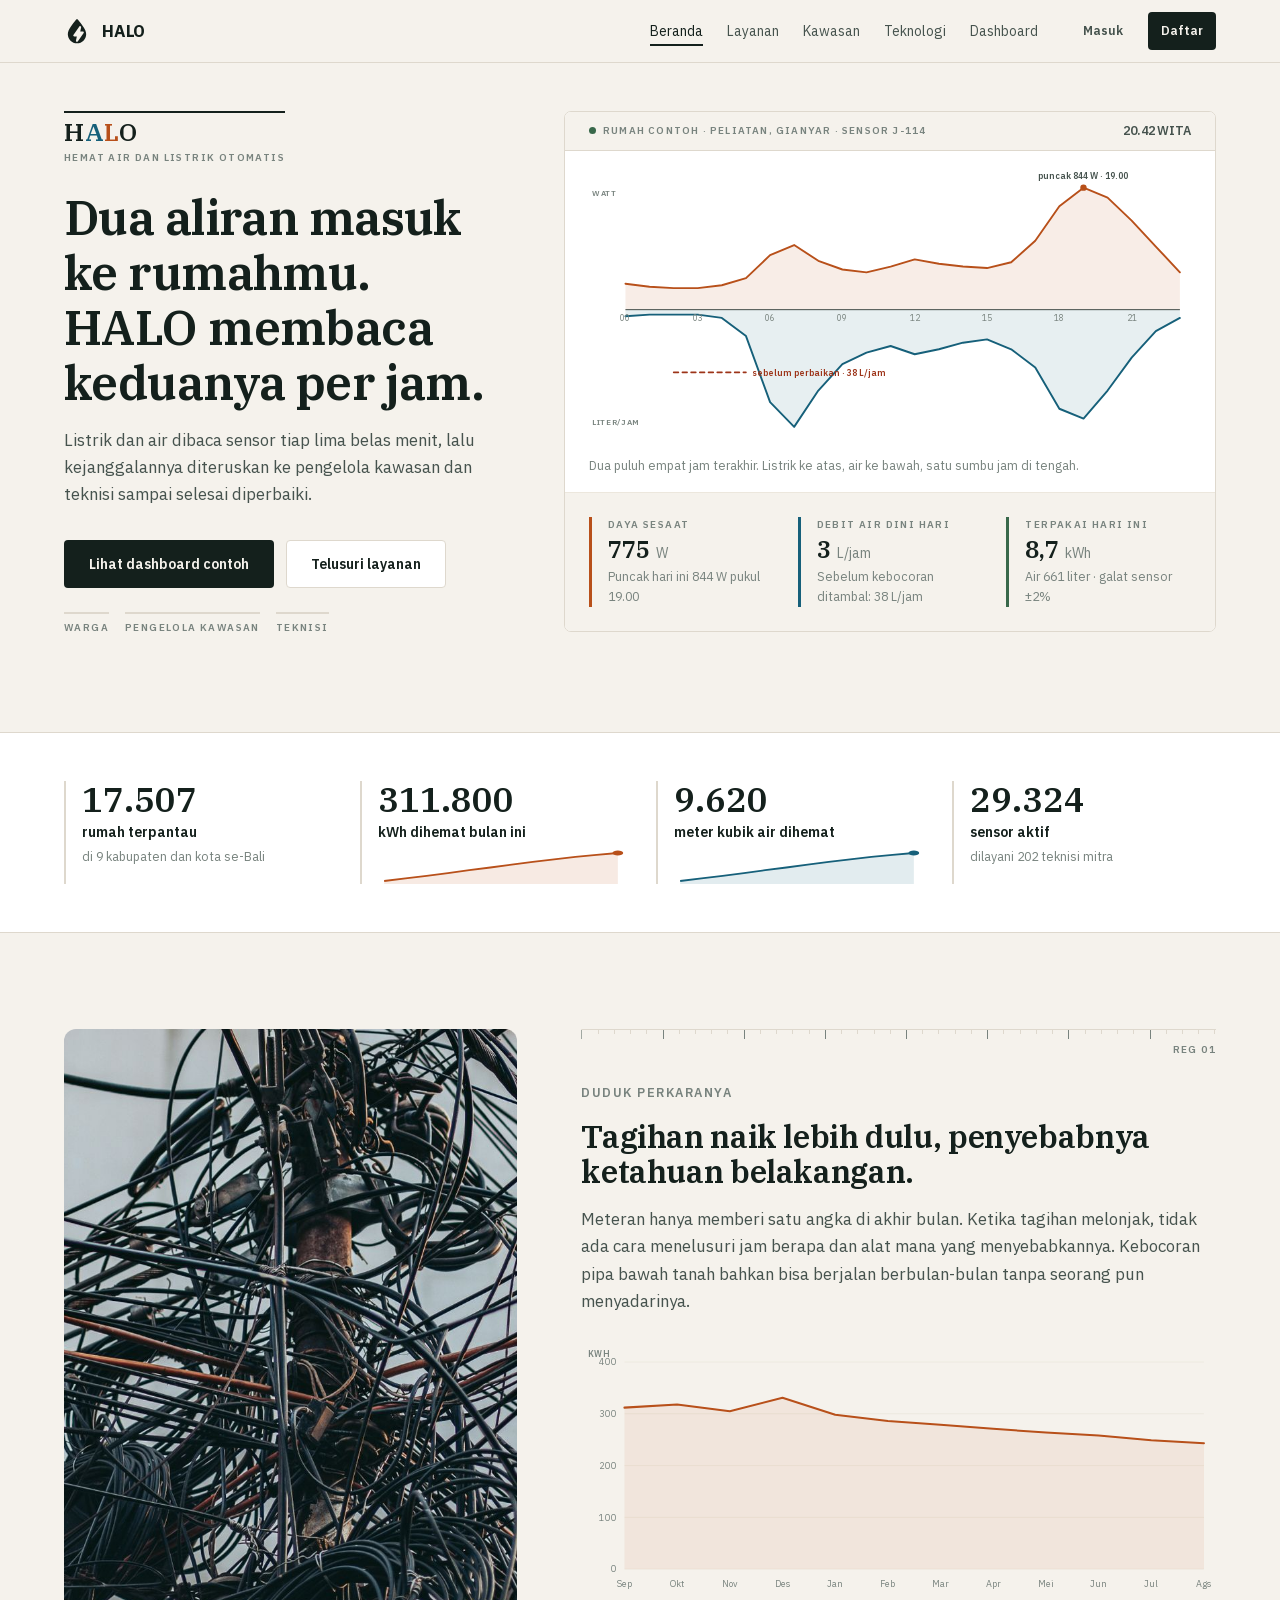
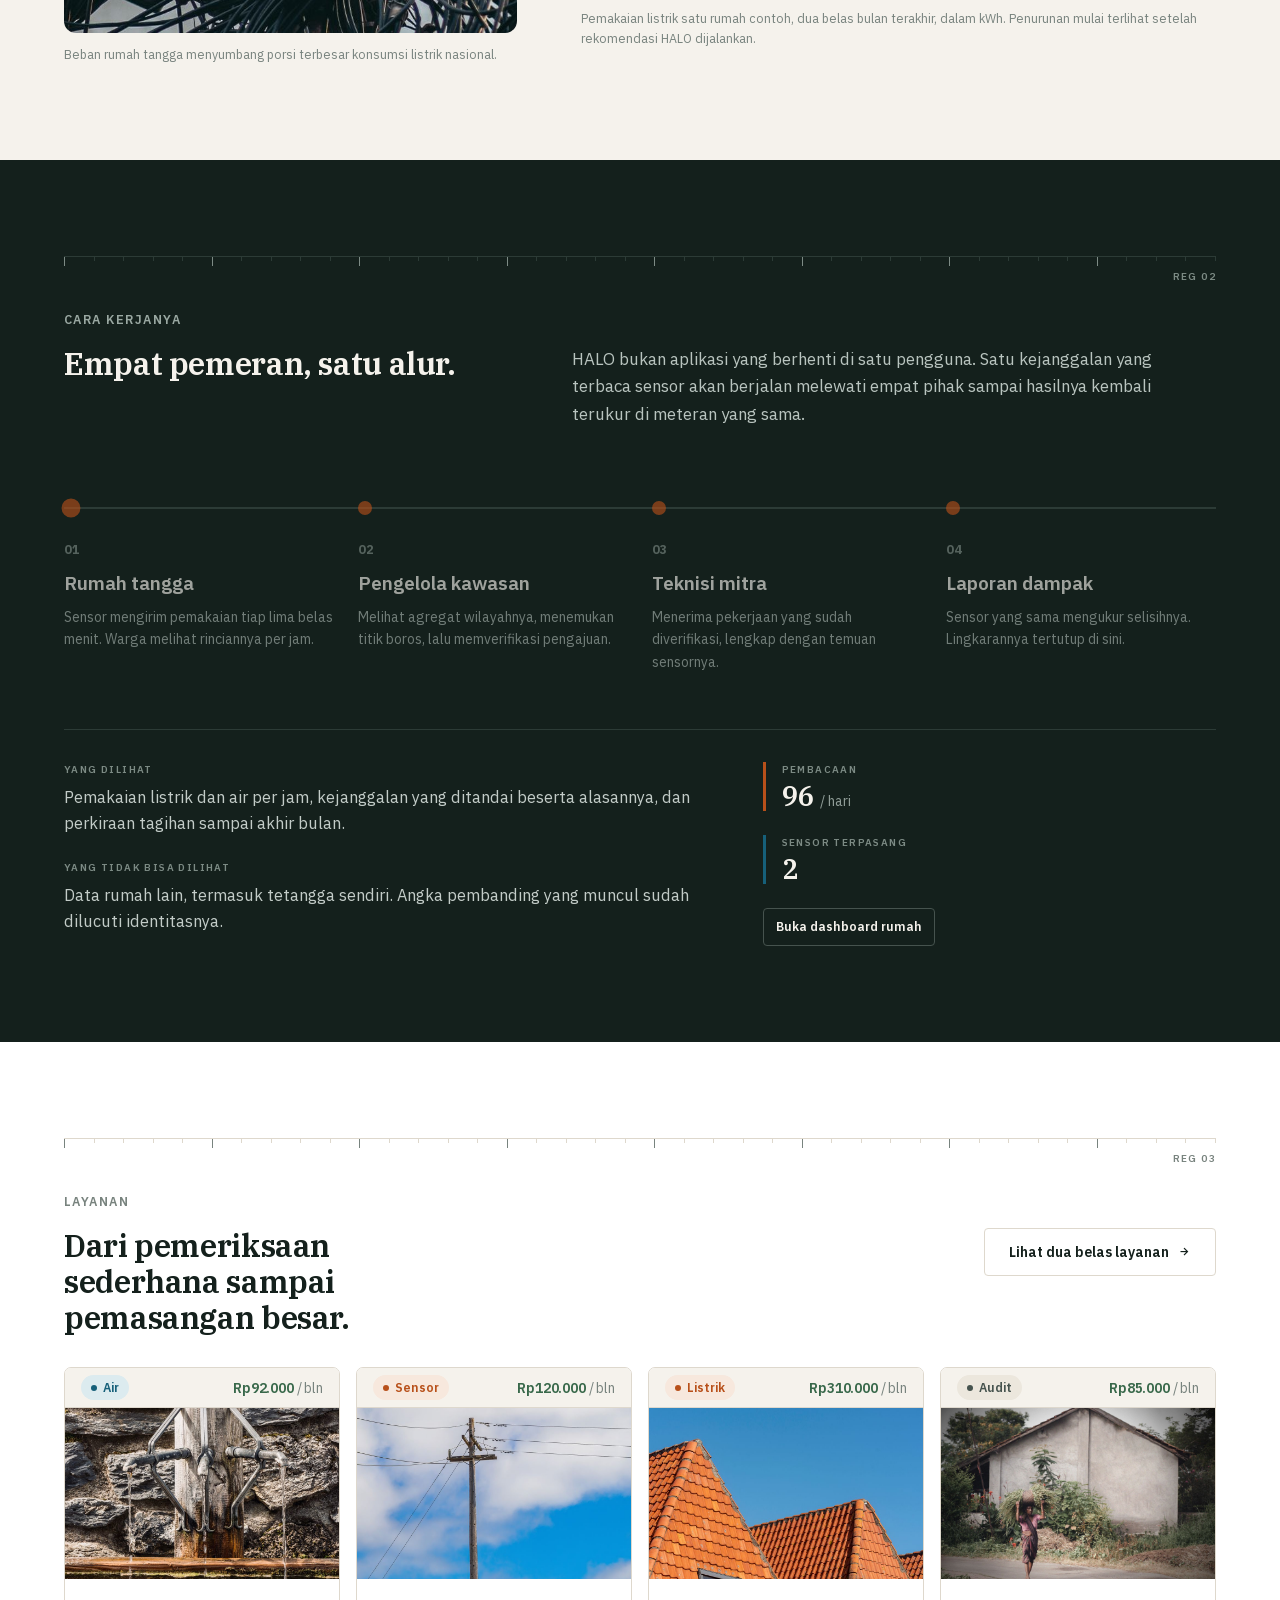
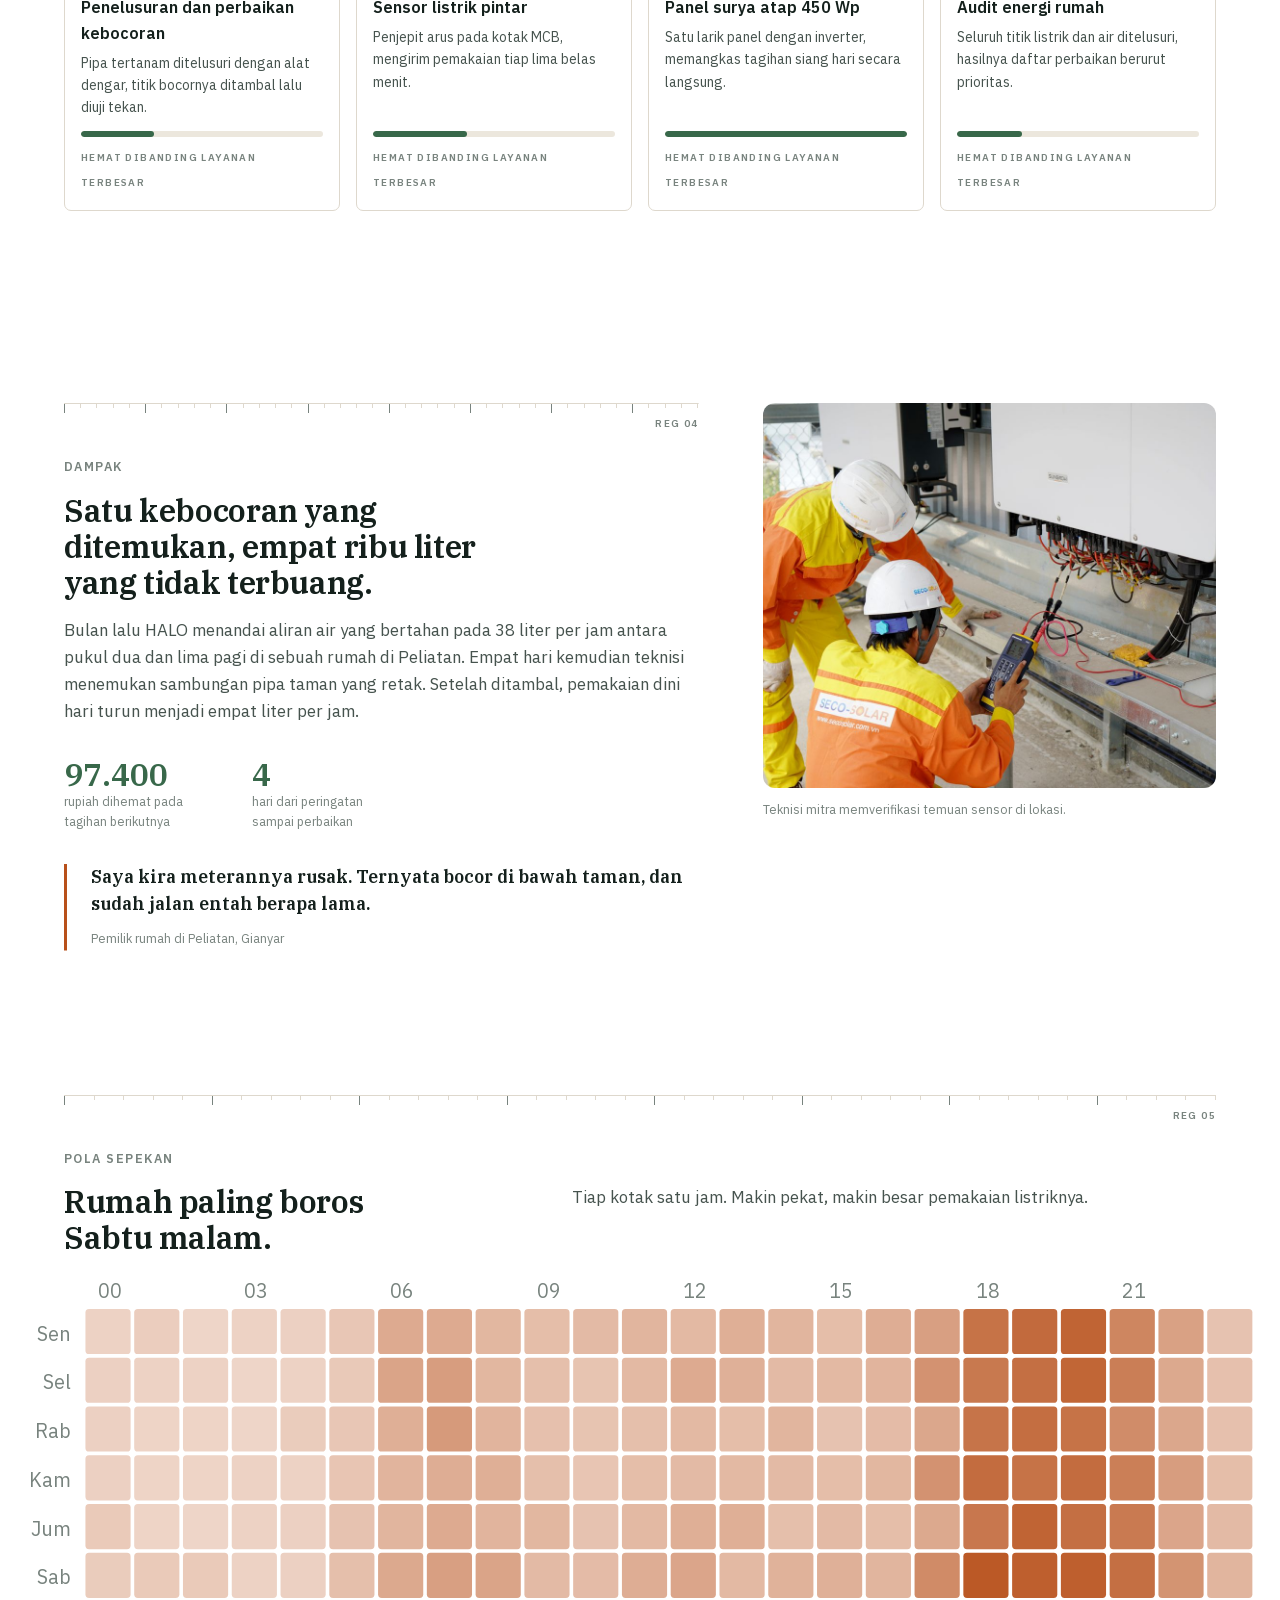
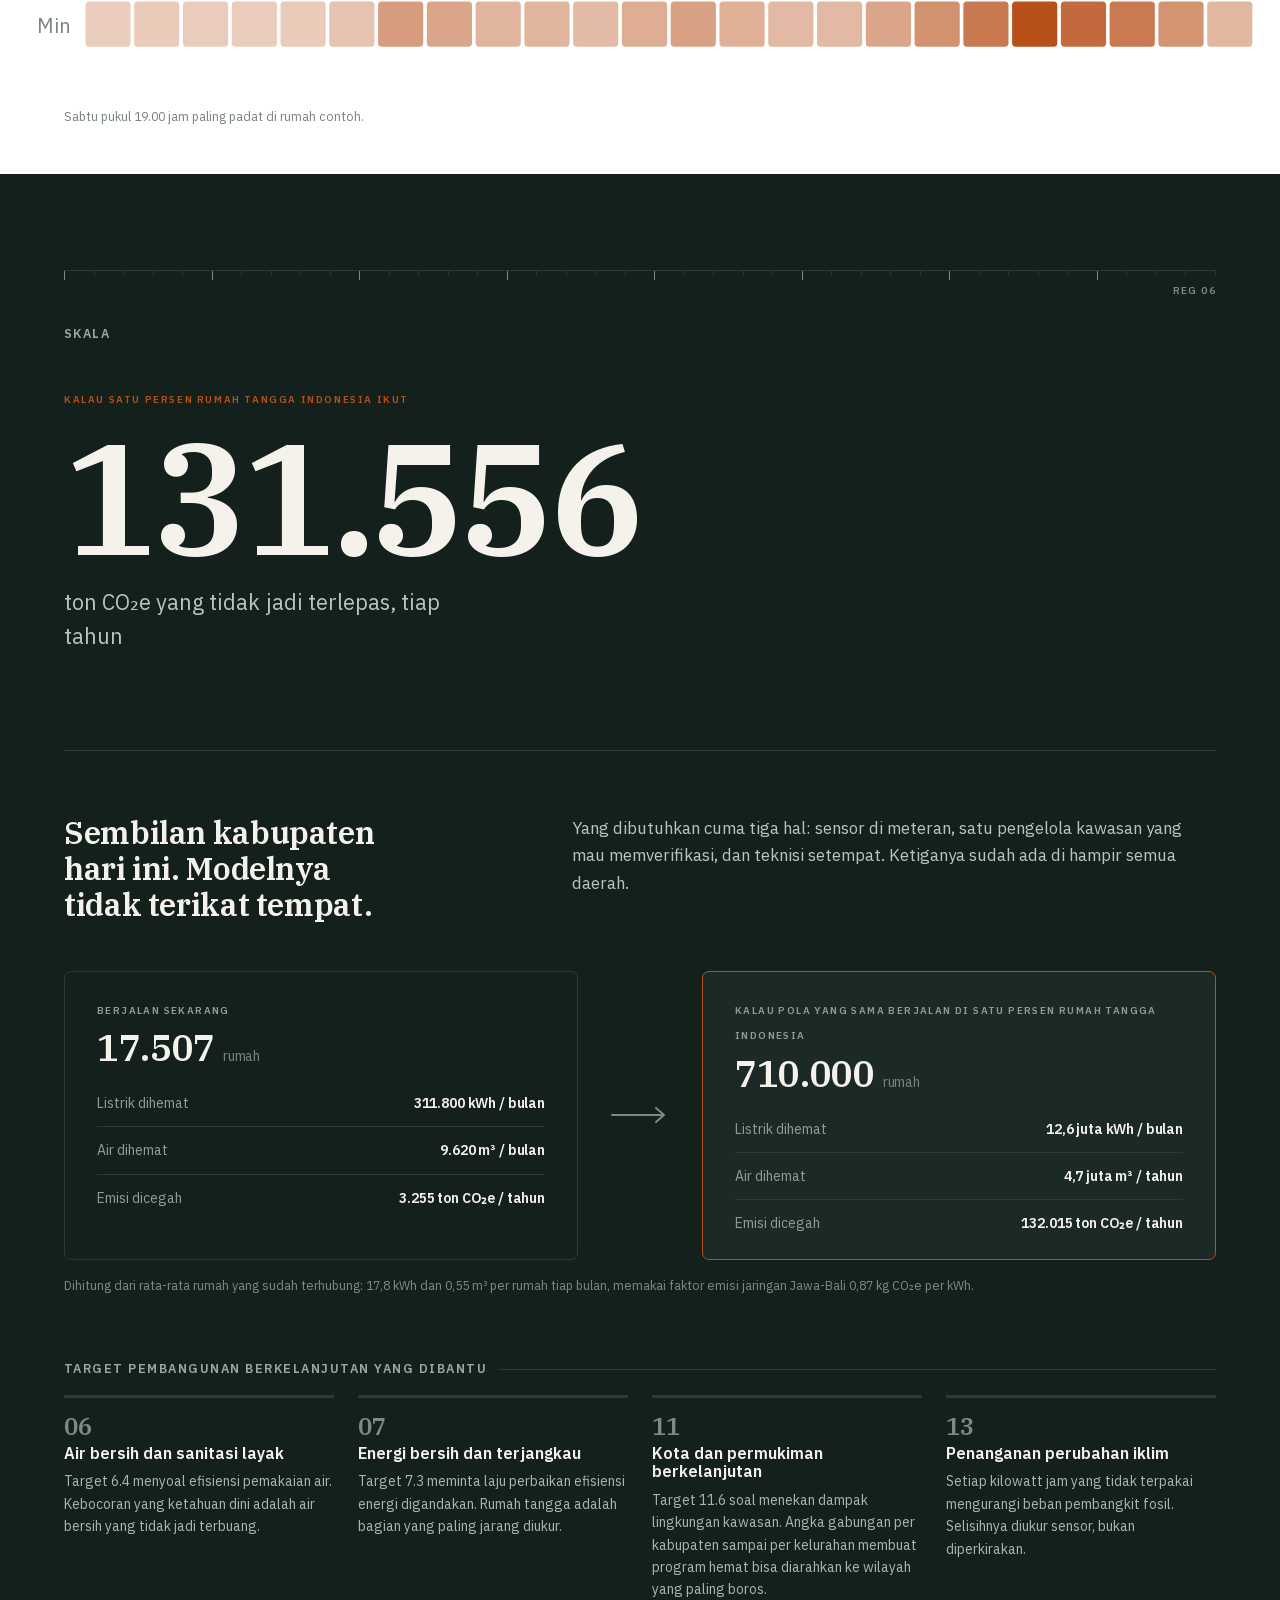
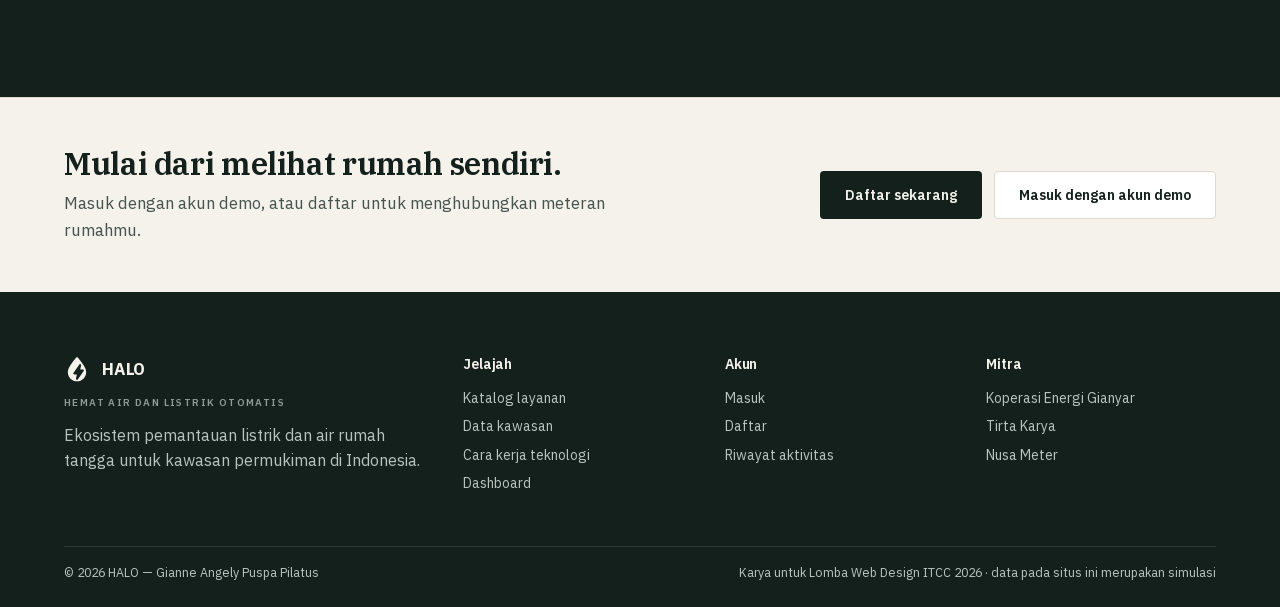
<file: WD_MAHASISWA_Gianne Angely Puspa Pilatus_ITCC 2026/Gianne Angely Puspa Pilatus_Website/index.html>
<!DOCTYPE html>
<html lang="id" class="tanpa-js">
<head>
<meta charset="UTF-8">
<meta name="viewport" content="width=device-width, initial-scale=1">
<title>HALO — Hemat Air dan Listrik Otomatis</title>
<meta name="description" content="HALO — Hemat Air dan Listrik Otomatis. Sensor membaca listrik dan air rumah tiap lima belas menit, kejanggalannya diteruskan ke pengelola kawasan dan teknisi sampai selesai diperbaiki.">
<link rel="icon" href="assets/ill/favicon.svg" type="image/svg+xml">
<link rel="stylesheet" href="lib/boxicons/css/boxicons.min.css">
<link rel="stylesheet" href="css/style.css">
<link rel="stylesheet" href="css/beranda.css">
</head>
<body data-dalam="akar">

<div id="muat" aria-hidden="true">
  <svg viewBox="0 0 32 32" fill="none">
    <path class="garis" stroke="#14201c" stroke-width="1.4" fill="none"
      d="M16 1.6c.5 0 .9.2 1.2.6 2.3 2.8 4.8 5.9 6.7 8.9 1.9 2.9 3.4 6 3.4 8.9 0 6.2-5.1 11.2-11.3 11.2S4.7 26.2 4.7 20c0-2.9 1.5-6 3.4-8.9 1.9-3 4.4-6.1 6.7-8.9.3-.4.7-.6 1.2-.6Z"/>
  </svg>
</div>

<a class="lewati" href="#isi">Lompat ke isi</a>

<header class="bilah">
  <div class="wrap bilah-isi">
    <a class="merek" href="index.html">
      <svg viewBox="0 0 32 32" fill="none" aria-hidden="true"><path fill="currentColor" fill-rule="evenodd" clip-rule="evenodd" d="M16 1.6c.5 0 .9.2 1.2.6 2.3 2.8 4.8 5.9 6.7 8.9 1.9 2.9 3.4 6 3.4 8.9 0 6.2-5.1 11.2-11.3 11.2S4.7 26.2 4.7 20c0-2.9 1.5-6 3.4-8.9 1.9-3 4.4-6.1 6.7-8.9.3-.4.7-.6 1.2-.6Zm2.9 8.9-7.3 10.4c-.3.4-.3.9 0 1.3.2.4.6.6 1.1.6h3.1l-1.1 5.1c-.1.6.2 1.2.8 1.4.5.2 1.1 0 1.4-.5l7.3-10.4c.3-.4.3-.9 0-1.3-.2-.4-.6-.6-1.1-.6h-3.1l1.1-5.1c.1-.6-.2-1.2-.8-1.4-.5-.2-1.1 0-1.4.5Z"/></svg>
      HALO
    </a>
    <nav class="menu" id="menu" aria-label="Menu utama">
      <a href="index.html">Beranda</a>
      <a href="pages/layanan.html">Layanan</a>
      <a href="pages/kawasan.html">Kawasan</a>
      <a href="pages/teknologi.html">Teknologi</a>
      <a href="pages/dashboard.html">Dashboard</a>
    </nav>
    <div class="bilah-aksi" id="bilahAksi"></div>
    <button class="bilah-tombol" id="bilahTombol" aria-label="Buka menu" aria-expanded="false" aria-controls="menu"><i class="bx bx-menu"></i></button>
  </div>
</header>

<main id="isi">

  <!-- ============ Bagian pembuka ============ -->
  <section class="hero">
    <div class="wrap kisi12">

      <div class="k5 hero-teks">
        <p class="plat">
          <span class="plat-nama">H<span class="plat-a">A</span><span class="plat-l">L</span>O</span>
          <span class="plat-arti">Hemat Air dan Listrik Otomatis</span>
        </p>
        <h1>Dua aliran masuk ke rumahmu.<br>HALO membaca keduanya per jam.</h1>
        <p class="pengantar">
          Listrik dan air dibaca sensor tiap lima belas menit, lalu kejanggalannya
          diteruskan ke pengelola kawasan dan teknisi sampai selesai diperbaiki.
        </p>
        <div class="hero-tombol">
          <a class="btn btn-utama" href="pages/dashboard.html">Lihat dashboard contoh</a>
          <a class="btn btn-garis" href="pages/layanan.html">Telusuri layanan</a>
        </div>
        <p class="hero-peran"><span>Warga</span><span>Pengelola kawasan</span><span>Teknisi</span></p>
      </div>

      <div class="k7">
        <figure class="alat">
          <figcaption class="alat-kepala">
            <span class="alat-tanda"><span class="titik"></span> Rumah contoh · Peliatan, Gianyar · Sensor J-114</span>
            <span class="alat-jam ukur" id="jamAlat">00.00</span>
          </figcaption>
          <div class="alat-badan">
            <div class="gr-wadah"><div id="grafikAliran"></div></div>
            <p class="alat-ket">Dua puluh empat jam terakhir. Listrik ke atas, air ke bawah, satu sumbu jam di tengah.</p>
          </div>
          <div class="alat-kaki">
            <div class="sel sel-listrik">
              <span class="satuan sel-satuan">Daya sesaat</span>
              <span class="sel-angka"><span id="wattKini">690</span> <span class="alat-unit">W</span></span>
              <span class="sel-kaki">Puncak hari ini 844 W pukul 19.00</span>
            </div>
            <div class="sel sel-air">
              <span class="satuan sel-satuan">Debit air dini hari</span>
              <span class="sel-angka">3 <span class="alat-unit">L/jam</span></span>
              <span class="sel-kaki">Sebelum kebocoran ditambal: 38 L/jam</span>
            </div>
            <div class="sel sel-hemat">
              <span class="satuan sel-satuan">Terpakai hari ini</span>
              <span class="sel-angka">8,7 <span class="alat-unit">kWh</span></span>
              <span class="sel-kaki">Air 661 liter · galat sensor ±2%</span>
            </div>
          </div>
        </figure>
      </div>

    </div>
  </section>

  <!-- ============ Angka ringkas platform ============ -->
  <section class="bagian-rapat putih angka-jalur">
    <div class="wrap">
      <ul class="angka-kisi" data-urut>
        <li>
          <p class="angka-besar tnum" data-hitung="17507">0</p>
          <p class="angka-nama">rumah terpantau</p>
          <p class="angka-sub">di 9 kabupaten dan kota se-Bali</p>
        </li>
        <li>
          <p class="angka-besar tnum" data-hitung="311800">0</p>
          <p class="angka-nama">kWh dihemat bulan ini</p>
          <div class="angka-kilau" data-kilau="listrik"></div>
        </li>
        <li>
          <p class="angka-besar tnum" data-hitung="9620">0</p>
          <p class="angka-nama">meter kubik air dihemat</p>
          <div class="angka-kilau" data-kilau="air"></div>
        </li>
        <li>
          <p class="angka-besar tnum" data-hitung="29324">0</p>
          <p class="angka-nama">sensor aktif</p>
          <p class="angka-sub">dilayani 202 teknisi mitra</p>
        </li>
      </ul>
    </div>
  </section>

  <!-- ============ Duduk perkaranya ============ -->
  <section class="bagian" id="masalah">
    <div class="wrap masalah-kisi">
      <figure class="masalah-gambar" data-muncul="kiri">
        <img src="assets/img/kabel-listrik.jpg" width="1400" height="900"
             alt="Jalinan kabel listrik yang padat di atas jalan permukiman">
        <figcaption>Beban rumah tangga menyumbang porsi terbesar konsumsi listrik nasional.</figcaption>
      </figure>
      <div data-muncul="naik">
        <div class="rel-tik" data-reg="01"></div>
      <p class="judul-kecil">Duduk perkaranya</p>
        <h2>Tagihan naik lebih dulu, penyebabnya ketahuan belakangan.</h2>
        <p class="pengantar">
          Meteran hanya memberi satu angka di akhir bulan. Ketika tagihan melonjak,
          tidak ada cara menelusuri jam berapa dan alat mana yang menyebabkannya.
          Kebocoran pipa bawah tanah bahkan bisa berjalan berbulan-bulan tanpa
          seorang pun menyadarinya.
        </p>
        <div class="gr-wadah masalah-grafik">
          <div id="grafikBulanan"></div>
        </div>
        <p class="gr-keterangan">
          Pemakaian listrik satu rumah contoh, dua belas bulan terakhir, dalam kWh.
          Penurunan mulai terlihat setelah rekomendasi HALO dijalankan.
        </p>
      </div>
    </div>
  </section>

  <!-- ============ Alur empat pemeran ============ -->
  <section class="bagian gelap" id="alur">
    <div class="wrap">
      <div class="rel-tik" data-reg="02"></div>
      <p class="judul-kecil">Cara kerjanya</p>
      <div class="alur-kepala">
        <h2>Empat pemeran, satu alur.</h2>
        <p class="pengantar">
          HALO bukan aplikasi yang berhenti di satu pengguna. Satu kejanggalan yang
          terbaca sensor akan berjalan melewati empat pihak sampai hasilnya kembali
          terukur di meteran yang sama.
        </p>
      </div>
      <div class="alur-panggung" id="alurPanggung">
        <ol class="alur-daftar" role="tablist" aria-label="Empat pemeran dalam alur HALO">
          <li data-alur="1">
            <button class="alur-btn" role="tab" aria-selected="true" data-peran="warga" id="tabWarga" aria-controls="panelWarga">
              <span class="alur-nomor">01</span>
              <span class="alur-judul">Rumah tangga</span>
              <span class="alur-teks">Sensor mengirim pemakaian tiap lima belas menit. Warga melihat rinciannya per jam.</span>
            </button>
          </li>
          <li data-alur="2">
            <button class="alur-btn" role="tab" aria-selected="false" data-peran="kawasan" id="tabKawasan" aria-controls="panelKawasan">
              <span class="alur-nomor">02</span>
              <span class="alur-judul">Pengelola kawasan</span>
              <span class="alur-teks">Melihat agregat wilayahnya, menemukan titik boros, lalu memverifikasi pengajuan.</span>
            </button>
          </li>
          <li data-alur="3">
            <button class="alur-btn" role="tab" aria-selected="false" data-peran="teknisi" id="tabTeknisi" aria-controls="panelTeknisi">
              <span class="alur-nomor">03</span>
              <span class="alur-judul">Teknisi mitra</span>
              <span class="alur-teks">Menerima pekerjaan yang sudah diverifikasi, lengkap dengan temuan sensornya.</span>
            </button>
          </li>
          <li data-alur="4">
            <button class="alur-btn" role="tab" aria-selected="false" data-peran="dampak" id="tabDampak" aria-controls="panelDampak">
              <span class="alur-nomor">04</span>
              <span class="alur-judul">Laporan dampak</span>
              <span class="alur-teks">Sensor yang sama mengukur selisihnya. Lingkarannya tertutup di sini.</span>
            </button>
          </li>
        </ol>

        <div class="alur-panel">
          <div class="alur-isi" id="panelWarga" role="tabpanel" aria-labelledby="tabWarga" data-peran="warga">
            <div class="alur-isi-kisi">
              <div class="alur-uraian">
                <p class="satuan">Yang dilihat</p>
                <p>Pemakaian listrik dan air per jam, kejanggalan yang ditandai beserta alasannya, dan perkiraan tagihan sampai akhir bulan.</p>
                <p class="satuan">Yang tidak bisa dilihat</p>
                <p class="alur-tidak">Data rumah lain, termasuk tetangga sendiri. Angka pembanding yang muncul sudah dilucuti identitasnya.</p>
              </div>
              <div class="alur-sel">
                <div class="sel sel-listrik"><span class="satuan sel-satuan">Pembacaan</span><span class="sel-angka">96 <span class="alat-unit">/ hari</span></span></div>
                <div class="sel sel-air"><span class="satuan sel-satuan">Sensor terpasang</span><span class="sel-angka">2</span></div>
                <a class="btn btn-garis btn-kecil" href="pages/dashboard.html">Buka dashboard rumah</a>
              </div>
            </div>
          </div>

          <div class="alur-isi" id="panelKawasan" role="tabpanel" aria-labelledby="tabKawasan" data-peran="kawasan" hidden>
            <div class="alur-isi-kisi">
              <div class="alur-uraian">
                <p class="satuan">Yang dilihat</p>
                <p>Angka gabungan tiap kabupaten, dibuka sampai kelurahan, beserta antrean pengajuan warga yang menunggu keputusan.</p>
                <p class="satuan">Yang tidak bisa dilihat</p>
                <p class="alur-tidak">Pemakaian per jam milik rumah tertentu. Yang sampai ke sini hanya angka yang sudah digabung.</p>
              </div>
              <div class="alur-sel">
                <div class="sel sel-air"><span class="satuan sel-satuan">Rumah terhubung</span><span class="sel-angka">17.507</span></div>
                <div class="sel sel-listrik"><span class="satuan sel-satuan">Kelurahan</span><span class="sel-angka">8</span></div>
                <a class="btn btn-garis btn-kecil" href="pages/kawasan.html">Buka data kawasan</a>
              </div>
            </div>
          </div>

          <div class="alur-isi" id="panelTeknisi" role="tabpanel" aria-labelledby="tabTeknisi" data-peran="teknisi" hidden>
            <div class="alur-isi-kisi">
              <div class="alur-uraian">
                <p class="satuan">Yang dilihat</p>
                <p>Pekerjaan yang sudah lolos verifikasi, alamatnya, dan temuan sensor yang menjadi dasar pengajuan itu.</p>
                <p class="satuan">Yang tidak bisa dilihat</p>
                <p class="alur-tidak">Riwayat pemakaian rumah tersebut di luar temuan yang sedang dikerjakan.</p>
              </div>
              <div class="alur-sel">
                <div class="sel sel-listrik"><span class="satuan sel-satuan">Teknisi aktif</span><span class="sel-angka">27</span></div>
                <div class="sel sel-air"><span class="satuan sel-satuan">Mitra penyedia</span><span class="sel-angka">3</span></div>
                <a class="btn btn-garis btn-kecil" href="pages/riwayat.html">Lihat alur pekerjaan</a>
              </div>
            </div>
          </div>

          <div class="alur-isi" id="panelDampak" role="tabpanel" aria-labelledby="tabDampak" data-peran="dampak" hidden>
            <div class="alur-isi-kisi">
              <div class="alur-uraian">
                <p class="satuan">Yang diukur</p>
                <p>Selisih sebelum dan sesudah perbaikan, oleh sensor yang sama yang menemukan masalahnya. Bukan perkiraan, bukan klaim penyedia.</p>
                <p class="satuan">Ke mana angkanya pergi</p>
                <p class="alur-tidak">Ke laporan pemilik rumah, dan sebagai angka gabungan ke rekap kawasan.</p>
              </div>
              <div class="alur-sel">
                <div class="sel sel-hemat"><span class="satuan sel-satuan">Emisi dicegah</span><span class="sel-angka">442 <span class="alat-unit">ton / thn</span></span></div>
                <div class="sel sel-hemat"><span class="satuan sel-satuan">Peringatan ke selesai</span><span class="sel-angka">4 <span class="alat-unit">hari</span></span></div>
                <a class="btn btn-garis btn-kecil" href="#skala">Lihat hitungan skalanya</a>
              </div>
            </div>
          </div>
        </div>
      </div>
    </div>
  </section>

  <!-- ============ Layanan pilihan ============ -->
  <section class="bagian putih" id="layanan">
    <div class="wrap">
      <div class="rel-tik" data-reg="03"></div>
      <p class="judul-kecil">Layanan</p>
      <div class="layanan-kepala">
        <h2>Dari pemeriksaan sederhana sampai pemasangan besar.</h2>
        <a class="btn btn-garis" href="pages/layanan.html">Lihat dua belas layanan <i class="bx bx-right-arrow-alt"></i></a>
      </div>
      <div class="unggulan">
        <a class="kartu-ukur" href="pages/detail-layanan.html?id=kebocoran">
          <span class="kartu-pita">
            <span class="pil pil-air">Air</span>
            <span class="ukur kartu-nilai">Rp92.000<span class="alat-unit"> / bln</span></span>
          </span>
          <img src="assets/img/pipa-air.jpg" width="1000" height="625" alt="Sambungan pipa air lama di luar bangunan" loading="lazy">
          <span class="kartu-badan">
            <span class="kartu-judul">Penelusuran dan perbaikan kebocoran</span>
            <span class="kartu-teks">Pipa tertanam ditelusuri dengan alat dengar, titik bocornya ditambal lalu diuji tekan.</span>
          </span>
          <span class="kartu-kaki">
            <span class="kartu-bilah"><i style="width:30%"></i></span>
            <span class="satuan">Hemat dibanding layanan terbesar</span>
          </span>
        </a>
        <a class="kartu-ukur" href="pages/detail-layanan.html?id=sensor-listrik">
          <span class="kartu-pita">
            <span class="pil pil-listrik">Sensor</span>
            <span class="ukur kartu-nilai">Rp120.000<span class="alat-unit"> / bln</span></span>
          </span>
          <img src="assets/img/tiang-listrik.jpg" width="1000" height="625" alt="Tiang listrik dengan kabel distribusi di atas permukiman" loading="lazy">
          <span class="kartu-badan">
            <span class="kartu-judul">Sensor listrik pintar</span>
            <span class="kartu-teks">Penjepit arus pada kotak MCB, mengirim pemakaian tiap lima belas menit.</span>
          </span>
          <span class="kartu-kaki">
            <span class="kartu-bilah"><i style="width:39%"></i></span>
            <span class="satuan">Hemat dibanding layanan terbesar</span>
          </span>
        </a>
        <a class="kartu-ukur" href="pages/detail-layanan.html?id=surya-450">
          <span class="kartu-pita">
            <span class="pil pil-listrik">Listrik</span>
            <span class="ukur kartu-nilai">Rp310.000<span class="alat-unit"> / bln</span></span>
          </span>
          <img src="assets/img/panel-surya-atap.jpg" width="1000" height="625" alt="Panel surya terpasang di atap genteng rumah" loading="lazy">
          <span class="kartu-badan">
            <span class="kartu-judul">Panel surya atap 450 Wp</span>
            <span class="kartu-teks">Satu larik panel dengan inverter, memangkas tagihan siang hari secara langsung.</span>
          </span>
          <span class="kartu-kaki">
            <span class="kartu-bilah"><i style="width:100%"></i></span>
            <span class="satuan">Hemat dibanding layanan terbesar</span>
          </span>
        </a>
        <a class="kartu-ukur" href="pages/detail-layanan.html?id=audit-rumah">
          <span class="kartu-pita">
            <span class="pil pil-netral">Audit</span>
            <span class="ukur kartu-nilai">Rp85.000<span class="alat-unit"> / bln</span></span>
          </span>
          <img src="assets/img/rumah-warga.jpg" width="1000" height="625" alt="Rumah warga di pedesaan dengan halaman terbuka" loading="lazy">
          <span class="kartu-badan">
            <span class="kartu-judul">Audit energi rumah</span>
            <span class="kartu-teks">Seluruh titik listrik dan air ditelusuri, hasilnya daftar perbaikan berurut prioritas.</span>
          </span>
          <span class="kartu-kaki">
            <span class="kartu-bilah"><i style="width:27%"></i></span>
            <span class="satuan">Hemat dibanding layanan terbesar</span>
          </span>
        </a>
      </div>
    </div>
  </section>

  <!-- ============ Dampak nyata ============ -->
  <section class="bagian bukti">
    <div class="wrap bukti-kisi">
      <div data-muncul="naik">
        <div class="rel-tik" data-reg="04"></div>
      <p class="judul-kecil">Dampak</p>
        <h2>Satu kebocoran yang ditemukan, empat ribu liter yang tidak terbuang.</h2>
        <p class="pengantar">
          Bulan lalu HALO menandai aliran air yang bertahan pada 38 liter per jam
          antara pukul dua dan lima pagi di sebuah rumah di Peliatan. Empat hari
          kemudian teknisi menemukan sambungan pipa taman yang retak. Setelah ditambal,
          pemakaian dini hari turun menjadi empat liter per jam.
        </p>
        <ul class="bukti-angka">
          <li><strong class="tnum" data-hitung="97400" data-akhiran="">0</strong><span>rupiah dihemat pada tagihan berikutnya</span></li>
          <li><strong class="tnum" data-hitung="4">0</strong><span>hari dari peringatan sampai perbaikan</span></li>
        </ul>
        <blockquote class="kutipan">
          <p>Saya kira meterannya rusak. Ternyata bocor di bawah taman, dan sudah jalan entah berapa lama.</p>
          <cite>Pemilik rumah di Peliatan, Gianyar</cite>
        </blockquote>
      </div>
      <figure class="bukti-gambar" data-muncul="kanan">
        <img src="assets/img/teknisi-lapangan.jpg" width="1200" height="800"
             alt="Dua teknisi berseragam keselamatan memeriksa panel peralatan di lapangan">
        <figcaption>Teknisi mitra memverifikasi temuan sensor di lokasi.</figcaption>
      </figure>
    </div>
  </section>

  <!-- ============ Kapan rumah paling boros ============ -->
  <section class="bagian-rapat putih">
    <div class="wrap">
      <div class="rel-tik" data-reg="05"></div>
      <p class="judul-kecil">Pola sepekan</p>
      <div class="panas-kepala">
        <h2>Rumah paling boros Sabtu malam.</h2>
        <p class="pengantar">Tiap kotak satu jam. Makin pekat, makin besar pemakaian listriknya.</p>
      </div>
    </div>
    <div class="panas-lebar">
      <div class="gr-wadah gulir-x"><div id="petaPanasBeranda"></div></div>
    </div>
    <div class="wrap">
      <p class="gr-keterangan">Sabtu pukul 19.00 jam paling padat di rumah contoh.</p>
    </div>
  </section>

  <!-- ============ Skala dan target dunia ============ -->
  <section class="bagian gelap skala" id="skala">
    <div class="wrap">
      <div class="rel-tik" data-reg="06"></div>
      <p class="judul-kecil">Skala</p>

      <div class="raksasa">
        <p class="raksasa-syarat">Kalau satu persen rumah tangga Indonesia ikut</p>
        <p class="raksasa-angka ukur" data-hitung="132015">0</p>
        <p class="raksasa-satuan">ton CO&#8322;e yang tidak jadi terlepas, tiap tahun</p>
      </div>

      <div class="skala-kepala">
        <h2>Sembilan kabupaten hari ini. Modelnya tidak terikat tempat.</h2>
        <p class="pengantar">
          Yang dibutuhkan cuma tiga hal: sensor di meteran, satu pengelola kawasan
          yang mau memverifikasi, dan teknisi setempat. Ketiganya sudah ada di
          hampir semua daerah.
        </p>
      </div>

      <!-- Perbandingan skala sekarang dengan potensinya -->
      <div class="skala-banding">
        <div class="skala-sisi">
          <span class="satuan">Berjalan sekarang</span>
          <p class="skala-angka ukur">17.507 <span class="alat-unit">rumah</span></p>
          <ul class="skala-rinci">
            <li><span>Listrik dihemat</span><strong class="ukur">311.800 kWh / bulan</strong></li>
            <li><span>Air dihemat</span><strong class="ukur">9.620 m³ / bulan</strong></li>
            <li><span>Emisi dicegah</span><strong class="ukur">3.255 ton CO₂e / tahun</strong></li>
          </ul>
        </div>
        <div class="skala-panah" aria-hidden="true">
          <svg viewBox="0 0 60 24" fill="none" aria-hidden="true"><path d="M2 12h52M46 5l8 7-8 7" stroke="var(--ink-3)" stroke-width="2" stroke-linecap="round" stroke-linejoin="round"/></svg>
        </div>
        <div class="skala-sisi skala-sisi-besar">
          <span class="satuan">Kalau pola yang sama berjalan di satu persen rumah tangga Indonesia</span>
          <p class="skala-angka ukur">710.000 <span class="alat-unit">rumah</span></p>
          <ul class="skala-rinci">
            <li><span>Listrik dihemat</span><strong class="ukur">12,6 juta kWh / bulan</strong></li>
            <li><span>Air dihemat</span><strong class="ukur">4,7 juta m³ / tahun</strong></li>
            <li><span>Emisi dicegah</span><strong class="ukur hemat-warna">132.015 ton CO₂e / tahun</strong></li>
          </ul>
        </div>
      </div>
      <p class="gr-keterangan skala-catatan">
        Dihitung dari rata-rata rumah yang sudah terhubung: 17,8 kWh dan 0,55 m³ per rumah tiap bulan,
        memakai faktor emisi jaringan Jawa-Bali 0,87 kg CO₂e per kWh.
      </p>

      <!-- Target dunia yang dibantu -->
      <p class="judul-kecil skala-sdg-judul">Target pembangunan berkelanjutan yang dibantu</p>
      <ul class="sdg" data-urut>
        <li class="sdg-6">
          <span class="sdg-no">06</span>
          <h3>Air bersih dan sanitasi layak</h3>
          <p>Target 6.4 menyoal efisiensi pemakaian air. Kebocoran yang ketahuan dini adalah air bersih yang tidak jadi terbuang.</p>
        </li>
        <li class="sdg-7">
          <span class="sdg-no">07</span>
          <h3>Energi bersih dan terjangkau</h3>
          <p>Target 7.3 meminta laju perbaikan efisiensi energi digandakan. Rumah tangga adalah bagian yang paling jarang diukur.</p>
        </li>
        <li class="sdg-11">
          <span class="sdg-no">11</span>
          <h3>Kota dan permukiman berkelanjutan</h3>
          <p>Target 11.6 soal menekan dampak lingkungan kawasan. Angka gabungan per kabupaten sampai per kelurahan membuat program hemat bisa diarahkan ke wilayah yang paling boros.</p>
        </li>
        <li class="sdg-13">
          <span class="sdg-no">13</span>
          <h3>Penanganan perubahan iklim</h3>
          <p>Setiap kilowatt jam yang tidak terpakai mengurangi beban pembangkit fosil. Selisihnya diukur sensor, bukan diperkirakan.</p>
        </li>
      </ul>
    </div>
  </section>

  <!-- ============ Ajakan penutup ============ -->
  <section class="bagian-rapat tutup">
    <div class="wrap tutup-kisi">
      <div>
        <h2>Mulai dari melihat rumah sendiri.</h2>
        <p class="pengantar">Masuk dengan akun demo, atau daftar untuk menghubungkan meteran rumahmu.</p>
      </div>
      <div class="tutup-tombol">
        <a class="btn btn-utama" href="pages/masuk.html?tab=daftar">Daftar sekarang</a>
        <a class="btn btn-garis" href="pages/masuk.html">Masuk dengan akun demo</a>
      </div>
    </div>
  </section>

</main>

<footer class="kaki">
  <div class="wrap">
    <div class="kaki-kisi">
      <div>
        <div class="merek">
          <svg viewBox="0 0 32 32" fill="none" aria-hidden="true"><path fill="currentColor" fill-rule="evenodd" clip-rule="evenodd" d="M16 1.6c.5 0 .9.2 1.2.6 2.3 2.8 4.8 5.9 6.7 8.9 1.9 2.9 3.4 6 3.4 8.9 0 6.2-5.1 11.2-11.3 11.2S4.7 26.2 4.7 20c0-2.9 1.5-6 3.4-8.9 1.9-3 4.4-6.1 6.7-8.9.3-.4.7-.6 1.2-.6Zm2.9 8.9-7.3 10.4c-.3.4-.3.9 0 1.3.2.4.6.6 1.1.6h3.1l-1.1 5.1c-.1.6.2 1.2.8 1.4.5.2 1.1 0 1.4-.5l7.3-10.4c.3-.4.3-.9 0-1.3-.2-.4-.6-.6-1.1-.6h-3.1l1.1-5.1c.1-.6-.2-1.2-.8-1.4-.5-.2-1.1 0-1.4.5Z"/></svg>
          HALO
        </div>
        <p class="kaki-plat">Hemat Air dan Listrik Otomatis</p>
        <p>Ekosistem pemantauan listrik dan air rumah tangga untuk kawasan permukiman di Indonesia.</p>
      </div>
      <div>
        <h4>Jelajah</h4>
        <a href="pages/layanan.html">Katalog layanan</a>
        <a href="pages/kawasan.html">Data kawasan</a>
        <a href="pages/teknologi.html">Cara kerja teknologi</a>
        <a href="pages/dashboard.html">Dashboard</a>
      </div>
      <div>
        <h4>Akun</h4>
        <a href="pages/masuk.html">Masuk</a>
        <a href="pages/masuk.html?tab=daftar">Daftar</a>
        <a href="pages/riwayat.html">Riwayat aktivitas</a>
      </div>
      <div>
        <h4>Mitra</h4>
        <a href="pages/layanan.html">Koperasi Energi Gianyar</a>
        <a href="pages/layanan.html">Tirta Karya</a>
        <a href="pages/layanan.html">Nusa Meter</a>
      </div>
    </div>
    <div class="kaki-bawah">
      <span>&copy; <span data-tahun>2026</span> HALO — Gianne Angely Puspa Pilatus</span>
      <span>Karya untuk Lomba Web Design ITCC 2026 · data pada situs ini merupakan simulasi</span>
    </div>
  </div>
</footer>

<script src="js/data.js"></script>
<script src="js/app.js"></script>
<script src="js/grafik.js"></script>
<script src="js/beranda.js"></script>
</body>
</html>
</file>
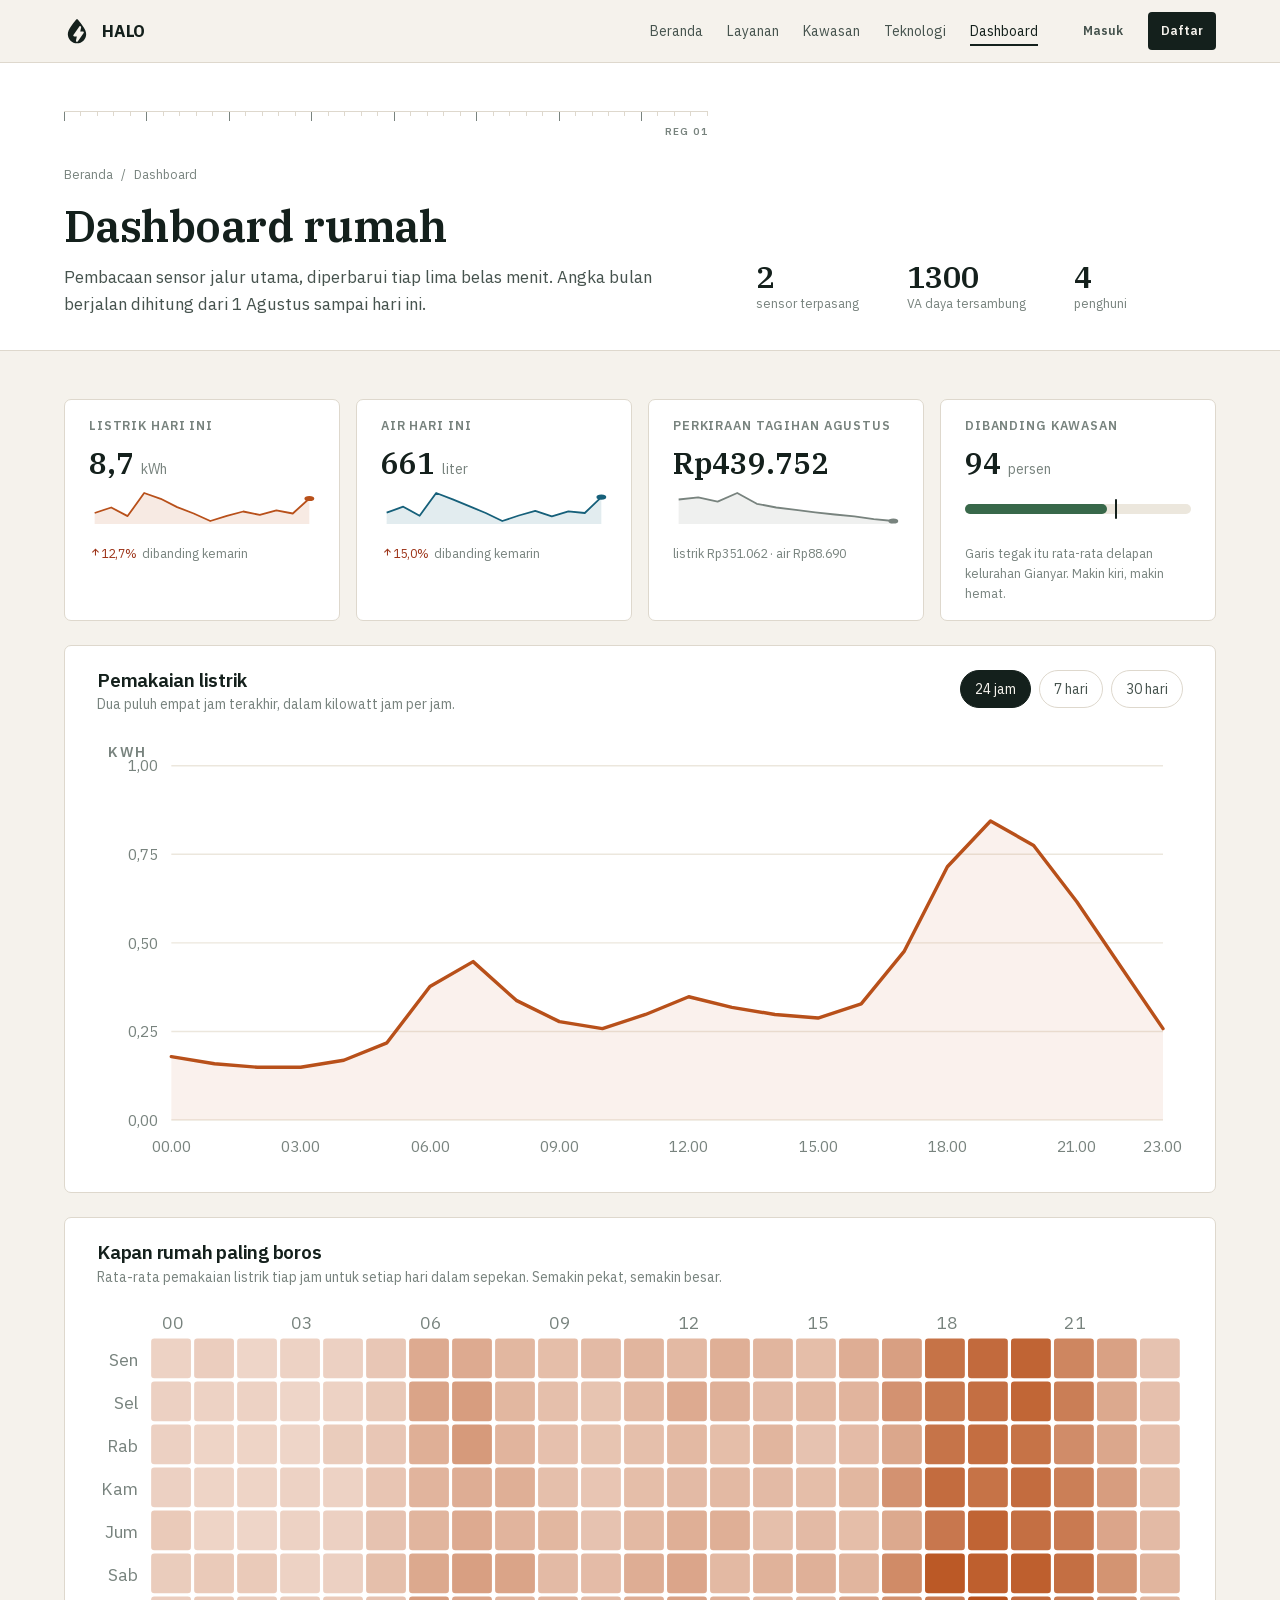
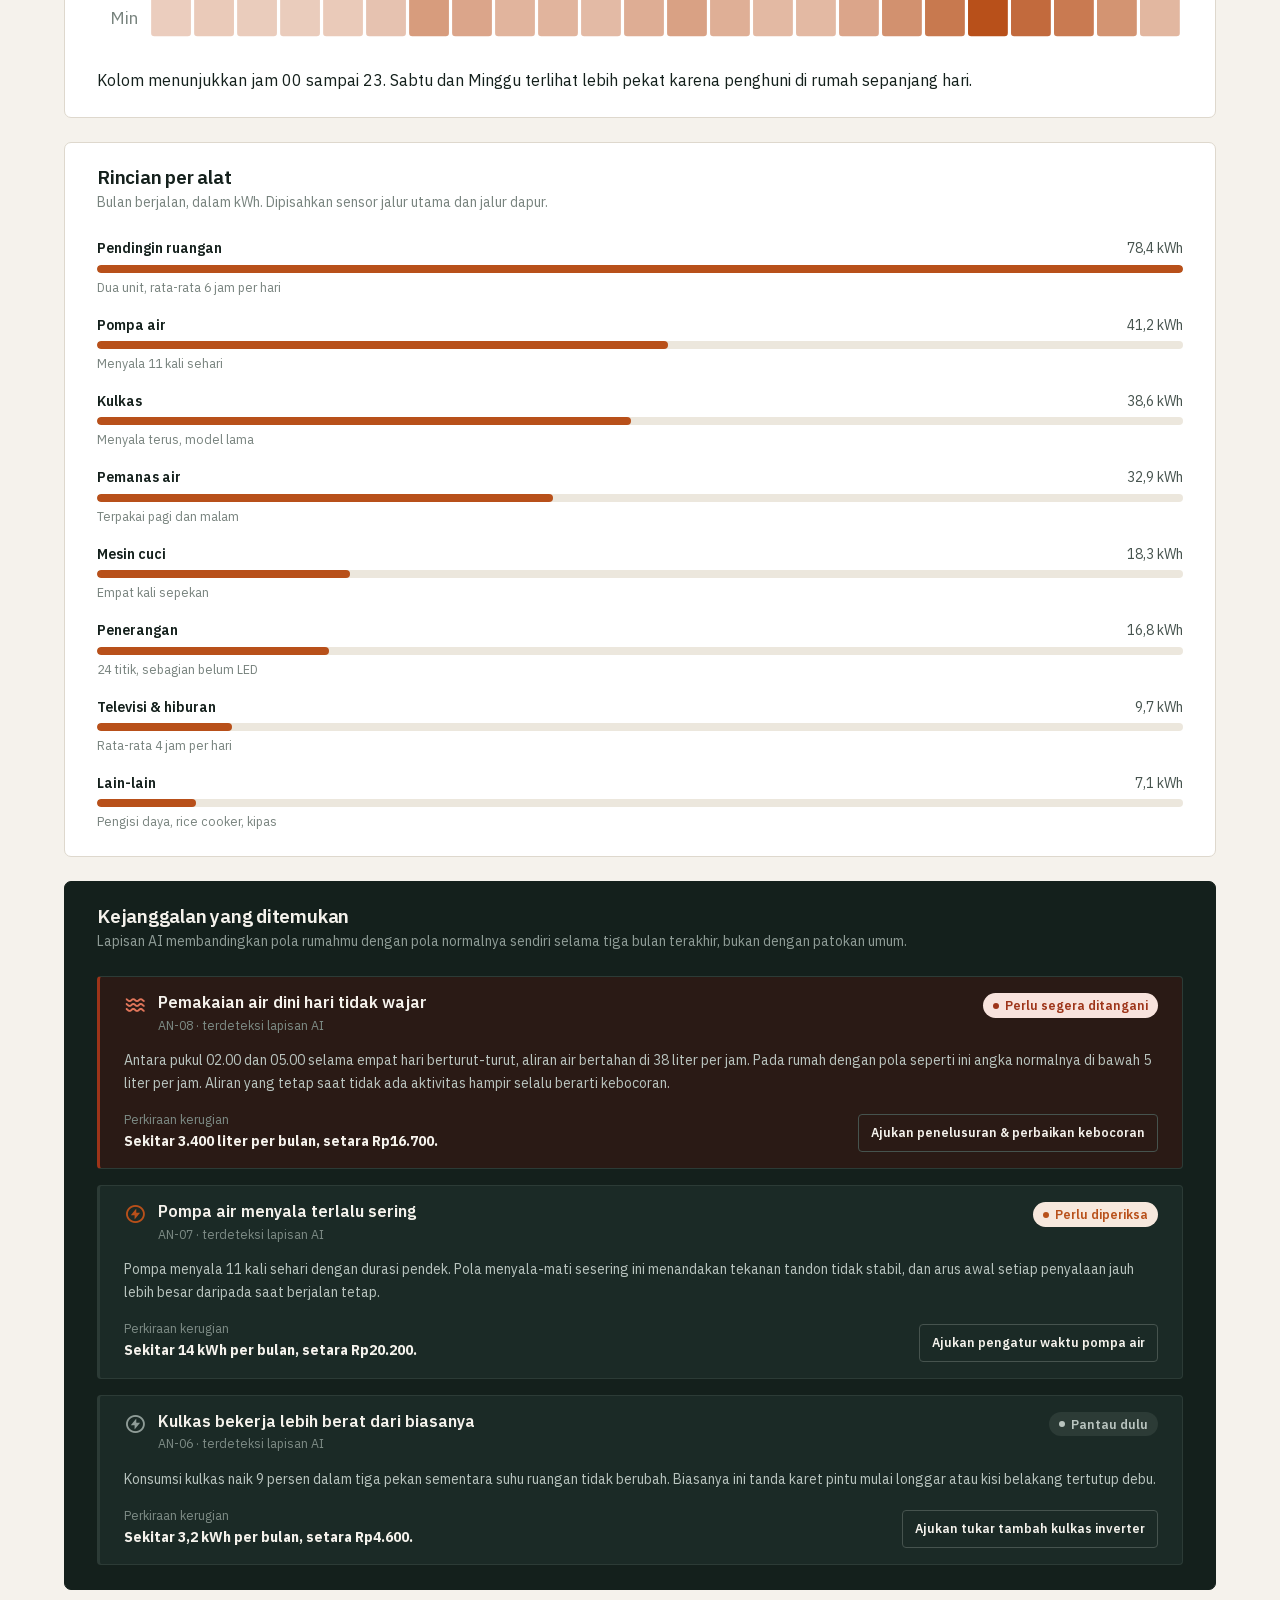
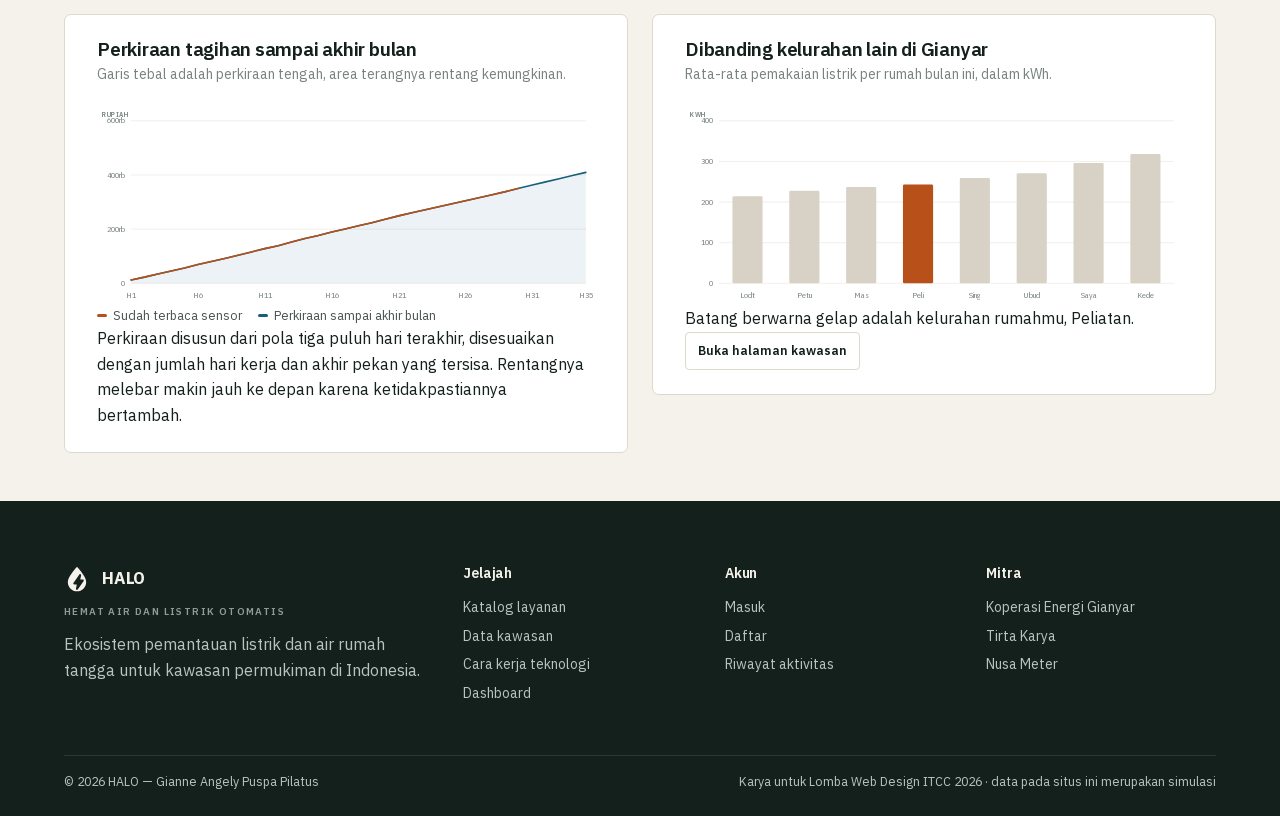
<file: WD_MAHASISWA_Gianne Angely Puspa Pilatus_ITCC 2026/Gianne Angely Puspa Pilatus_Website/pages/dashboard.html>
<!DOCTYPE html>
<html lang="id" class="tanpa-js">
<head>
<meta charset="UTF-8">
<meta name="viewport" content="width=device-width, initial-scale=1">
<title>Dashboard rumah — HALO</title>
<meta name="description" content="Pemantauan listrik dan air rumah per jam, deteksi kejanggalan, dan perkiraan tagihan akhir bulan.">
<link rel="icon" href="../assets/ill/favicon.svg" type="image/svg+xml">
<link rel="stylesheet" href="../lib/boxicons/css/boxicons.min.css">
<link rel="stylesheet" href="../css/style.css">
<link rel="stylesheet" href="../css/halaman.css">
<link rel="stylesheet" href="../css/dashboard.css">
</head>
<body data-dalam="pages">

<div id="muat" aria-hidden="true">
  <svg viewBox="0 0 32 32" fill="none">
    <path class="garis" stroke="#14201c" stroke-width="1.4" fill="none"
      d="M16 1.6c.5 0 .9.2 1.2.6 2.3 2.8 4.8 5.9 6.7 8.9 1.9 2.9 3.4 6 3.4 8.9 0 6.2-5.1 11.2-11.3 11.2S4.7 26.2 4.7 20c0-2.9 1.5-6 3.4-8.9 1.9-3 4.4-6.1 6.7-8.9.3-.4.7-.6 1.2-.6Z"/>
  </svg>
</div>

<a class="lewati" href="#isi">Lompat ke isi</a>

<header class="bilah">
  <div class="wrap bilah-isi">
    <a class="merek" href="../index.html">
      <svg viewBox="0 0 32 32" fill="none" aria-hidden="true"><path fill="currentColor" fill-rule="evenodd" clip-rule="evenodd" d="M16 1.6c.5 0 .9.2 1.2.6 2.3 2.8 4.8 5.9 6.7 8.9 1.9 2.9 3.4 6 3.4 8.9 0 6.2-5.1 11.2-11.3 11.2S4.7 26.2 4.7 20c0-2.9 1.5-6 3.4-8.9 1.9-3 4.4-6.1 6.7-8.9.3-.4.7-.6 1.2-.6Zm2.9 8.9-7.3 10.4c-.3.4-.3.9 0 1.3.2.4.6.6 1.1.6h3.1l-1.1 5.1c-.1.6.2 1.2.8 1.4.5.2 1.1 0 1.4-.5l7.3-10.4c.3-.4.3-.9 0-1.3-.2-.4-.6-.6-1.1-.6h-3.1l1.1-5.1c.1-.6-.2-1.2-.8-1.4-.5-.2-1.1 0-1.4.5Z"/></svg>
      HALO
    </a>
    <nav class="menu" id="menu" aria-label="Menu utama">
      <a href="../index.html">Beranda</a>
      <a href="layanan.html">Layanan</a>
      <a href="kawasan.html">Kawasan</a>
      <a href="teknologi.html">Teknologi</a>
      <a href="dashboard.html">Dashboard</a>
    </nav>
    <div class="bilah-aksi" id="bilahAksi"></div>
    <button class="bilah-tombol" id="bilahTombol" aria-label="Buka menu" aria-expanded="false" aria-controls="menu"><i class="bx bx-menu"></i></button>
  </div>
</header>

<main id="isi">
  <section class="kepala">
    <div class="wrap kepala-kisi">
      <div>
        <div class="rel-tik" data-reg="01"></div>
        <nav class="remah" aria-label="Jejak halaman"><a href="../index.html">Beranda</a> <span>/</span> <span>Dashboard</span></nav>
        <h1 id="judulDash">Dashboard rumah</h1>
        <p class="pengantar" id="subDash">
          Pembacaan sensor jalur utama, diperbarui tiap lima belas menit. Angka bulan berjalan
          dihitung dari 1 Agustus sampai hari ini.
        </p>
      </div>
      <ul class="kepala-angka">
        <li><strong class="tnum">2</strong><span>sensor terpasang</span></li>
        <li><strong class="tnum">1300</strong><span>VA daya tersambung</span></li>
        <li><strong class="tnum">4</strong><span>penghuni</span></li>
      </ul>
    </div>
  </section>

  <section class="bagian-rapat">
    <div class="wrap tumpuk">

      <!-- ---------- Empat angka ringkas ---------- -->
      <div class="panel-kisi">
        <div class="panel">
          <p class="panel-nama">Listrik hari ini</p>
          <p class="panel-angka tnum" id="nListrik">8,7 <small>kWh</small></p>
          <div class="panel-kilau" data-kilau="listrik"></div>
          <p class="panel-kaki"><span id="bandingListrik">—</span> dibanding kemarin</p>
        </div>
        <div class="panel">
          <p class="panel-nama">Air hari ini</p>
          <p class="panel-angka tnum" id="nAir">661 <small>liter</small></p>
          <div class="panel-kilau" data-kilau="air"></div>
          <p class="panel-kaki"><span id="bandingAir">—</span> dibanding kemarin</p>
        </div>
        <div class="panel">
          <p class="panel-nama">Perkiraan tagihan Agustus</p>
          <p class="panel-angka tnum" id="nTagihan">Rp439.752</p>
          <div class="panel-kilau" data-kilau="tagihan"></div>
          <p class="panel-kaki" id="nTagihanKaki">listrik dan air digabung</p>
        </div>
        <div class="panel">
          <p class="panel-nama">Dibanding kawasan</p>
          <p class="panel-angka tnum" id="nBanding">94 <small>persen</small></p>
          <div class="banding" id="bandingBatang">
            <span class="banding-isi"></span>
            <span class="banding-acuan" title="Rata-rata kawasan"></span>
          </div>
          <p class="panel-kaki">Garis tegak itu rata-rata delapan kelurahan Gianyar. Makin kiri, makin hemat.</p>
        </div>
      </div>

      <!-- ---------- Grafik pemakaian ---------- -->
      <div class="kotak">
        <div class="kotak-kepala">
          <div>
            <h2>Pemakaian listrik</h2>
            <p id="ketRentang">Dua puluh empat jam terakhir, dalam kilowatt jam per jam.</p>
          </div>
          <div class="saring-grup" id="rentangGrafik" role="group" aria-label="Pilih rentang waktu">
            <button class="cip" data-rentang="24" aria-pressed="true">24 jam</button>
            <button class="cip" data-rentang="7" aria-pressed="false">7 hari</button>
            <button class="cip" data-rentang="30" aria-pressed="false">30 hari</button>
          </div>
        </div>
        <div class="gr-wadah"><div id="grafikPakai"></div></div>
      </div>

      <!-- ---------- Peta panas ---------- -->
      <div class="kotak">
          <div class="kotak-kepala">
            <div>
              <h2>Kapan rumah paling boros</h2>
              <p>Rata-rata pemakaian listrik tiap jam untuk setiap hari dalam sepekan. Semakin pekat, semakin besar.</p>
            </div>
          </div>
          <div class="gr-wadah"><div id="petaPanas"></div></div>
        <p class="gr-keterangan">Kolom menunjukkan jam 00 sampai 23. Sabtu dan Minggu terlihat lebih pekat karena penghuni di rumah sepanjang hari.</p>
      </div>

      <!-- ---------- Rincian per alat ---------- -->
      <div class="kotak">
          <div class="kotak-kepala">
            <div>
              <h2>Rincian per alat</h2>
              <p>Bulan berjalan, dalam kWh. Dipisahkan sensor jalur utama dan jalur dapur.</p>
            </div>
          </div>
        <div id="rincianAlat"></div>
      </div>

      <!-- ---------- Kejanggalan ---------- -->
      <div class="kotak kotak-gelap">
        <div class="kotak-kepala">
          <div>
            <h2>Kejanggalan yang ditemukan</h2>
            <p>Lapisan AI membandingkan pola rumahmu dengan pola normalnya sendiri selama tiga bulan terakhir, bukan dengan patokan umum.</p>
          </div>
        </div>
        <div class="an-daftar">
          <article class="an an-tinggi">
            <div class="an-atas">
              <span class="an-ikon"><i class="bx bx-water"></i></span>
              <div><h3>Pemakaian air dini hari tidak wajar</h3><span class="an-kode">AN-08 · terdeteksi lapisan AI</span></div>
              <span class="pil pil-waspada">Perlu segera ditangani</span>
            </div>
            <p class="an-alasan">Antara pukul 02.00 dan 05.00 selama empat hari berturut-turut, aliran air bertahan di 38 liter per jam. Pada rumah dengan pola seperti ini angka normalnya di bawah 5 liter per jam. Aliran yang tetap saat tidak ada aktivitas hampir selalu berarti kebocoran.</p>
            <div class="an-bawah">
              <p class="an-dampak"><span>Perkiraan kerugian</span><strong>Sekitar 3.400 liter per bulan, setara Rp16.700.</strong></p>
              <a class="btn btn-garis btn-kecil" href="detail-layanan.html?id=kebocoran">Ajukan penelusuran & perbaikan kebocoran</a>
            </div>
          </article>
          <article class="an an-sedang">
            <div class="an-atas">
              <span class="an-ikon"><i class="bx bx-bolt-circle"></i></span>
              <div><h3>Pompa air menyala terlalu sering</h3><span class="an-kode">AN-07 · terdeteksi lapisan AI</span></div>
              <span class="pil pil-listrik">Perlu diperiksa</span>
            </div>
            <p class="an-alasan">Pompa menyala 11 kali sehari dengan durasi pendek. Pola menyala-mati sesering ini menandakan tekanan tandon tidak stabil, dan arus awal setiap penyalaan jauh lebih besar daripada saat berjalan tetap.</p>
            <div class="an-bawah">
              <p class="an-dampak"><span>Perkiraan kerugian</span><strong>Sekitar 14 kWh per bulan, setara Rp20.200.</strong></p>
              <a class="btn btn-garis btn-kecil" href="detail-layanan.html?id=timer-pompa">Ajukan pengatur waktu pompa air</a>
            </div>
          </article>
          <article class="an an-rendah">
            <div class="an-atas">
              <span class="an-ikon"><i class="bx bx-bolt-circle"></i></span>
              <div><h3>Kulkas bekerja lebih berat dari biasanya</h3><span class="an-kode">AN-06 · terdeteksi lapisan AI</span></div>
              <span class="pil pil-netral">Pantau dulu</span>
            </div>
            <p class="an-alasan">Konsumsi kulkas naik 9 persen dalam tiga pekan sementara suhu ruangan tidak berubah. Biasanya ini tanda karet pintu mulai longgar atau kisi belakang tertutup debu.</p>
            <div class="an-bawah">
              <p class="an-dampak"><span>Perkiraan kerugian</span><strong>Sekitar 3,2 kWh per bulan, setara Rp4.600.</strong></p>
              <a class="btn btn-garis btn-kecil" href="detail-layanan.html?id=kulkas-inverter">Ajukan tukar tambah kulkas inverter</a>
            </div>
          </article>
        </div>
      </div>

      <div class="dua-kolom">
        <!-- ---------- Prediksi tagihan ---------- -->
        <div class="kotak">
          <div class="kotak-kepala">
            <div>
              <h2>Perkiraan tagihan sampai akhir bulan</h2>
              <p>Garis tebal adalah perkiraan tengah, area terangnya rentang kemungkinan.</p>
            </div>
          </div>
          <div class="gr-wadah"><div id="grafikPrediksi"></div></div>
          <div class="gr-legenda">
            <span><i style="background:var(--listrik)"></i>Sudah terbaca sensor</span>
            <span><i style="background:var(--air)"></i>Perkiraan sampai akhir bulan</span>
          </div>
          <p class="gr-keterangan">
            Perkiraan disusun dari pola tiga puluh hari terakhir, disesuaikan dengan jumlah hari kerja
            dan akhir pekan yang tersisa. Rentangnya melebar makin jauh ke depan karena ketidakpastiannya bertambah.
          </p>
        </div>

        <!-- ---------- Banding kawasan ---------- -->
        <div class="kotak">
          <div class="kotak-kepala">
            <div>
              <h2>Dibanding kelurahan lain di Gianyar</h2>
              <p>Rata-rata pemakaian listrik per rumah bulan ini, dalam kWh.</p>
            </div>
          </div>
          <div class="gr-wadah"><div id="grafikKawasan"></div></div>
          <p class="gr-keterangan">Batang berwarna gelap adalah kelurahan rumahmu, Peliatan.</p>
          <a class="btn btn-garis btn-kecil" href="kawasan.html">Buka halaman kawasan</a>
        </div>
      </div>

    </div>
  </section>

</main>

<footer class="kaki">
  <div class="wrap">
    <div class="kaki-kisi">
      <div>
        <div class="merek">
          <svg viewBox="0 0 32 32" fill="none" aria-hidden="true"><path fill="currentColor" fill-rule="evenodd" clip-rule="evenodd" d="M16 1.6c.5 0 .9.2 1.2.6 2.3 2.8 4.8 5.9 6.7 8.9 1.9 2.9 3.4 6 3.4 8.9 0 6.2-5.1 11.2-11.3 11.2S4.7 26.2 4.7 20c0-2.9 1.5-6 3.4-8.9 1.9-3 4.4-6.1 6.7-8.9.3-.4.7-.6 1.2-.6Zm2.9 8.9-7.3 10.4c-.3.4-.3.9 0 1.3.2.4.6.6 1.1.6h3.1l-1.1 5.1c-.1.6.2 1.2.8 1.4.5.2 1.1 0 1.4-.5l7.3-10.4c.3-.4.3-.9 0-1.3-.2-.4-.6-.6-1.1-.6h-3.1l1.1-5.1c.1-.6-.2-1.2-.8-1.4-.5-.2-1.1 0-1.4.5Z"/></svg>
          HALO
        </div>
        <p class="kaki-plat">Hemat Air dan Listrik Otomatis</p>
        <p>Ekosistem pemantauan listrik dan air rumah tangga untuk kawasan permukiman di Indonesia.</p>
      </div>
      <div>
        <h4>Jelajah</h4>
        <a href="layanan.html">Katalog layanan</a>
        <a href="kawasan.html">Data kawasan</a>
        <a href="teknologi.html">Cara kerja teknologi</a>
        <a href="dashboard.html">Dashboard</a>
      </div>
      <div>
        <h4>Akun</h4>
        <a href="masuk.html">Masuk</a>
        <a href="masuk.html?tab=daftar">Daftar</a>
        <a href="riwayat.html">Riwayat aktivitas</a>
      </div>
      <div>
        <h4>Mitra</h4>
        <a href="layanan.html">Koperasi Energi Gianyar</a>
        <a href="layanan.html">Tirta Karya</a>
        <a href="layanan.html">Nusa Meter</a>
      </div>
    </div>
    <div class="kaki-bawah">
      <span>&copy; <span data-tahun>2026</span> HALO — Gianne Angely Puspa Pilatus</span>
      <span>Karya untuk Lomba Web Design ITCC 2026 · data pada situs ini merupakan simulasi</span>
    </div>
  </div>
</footer>

<script src="../js/data.js"></script>
<script src="../js/app.js"></script>
<script src="../js/grafik.js"></script>
<script src="../js/dashboard.js"></script>
</body>
</html>
</file>
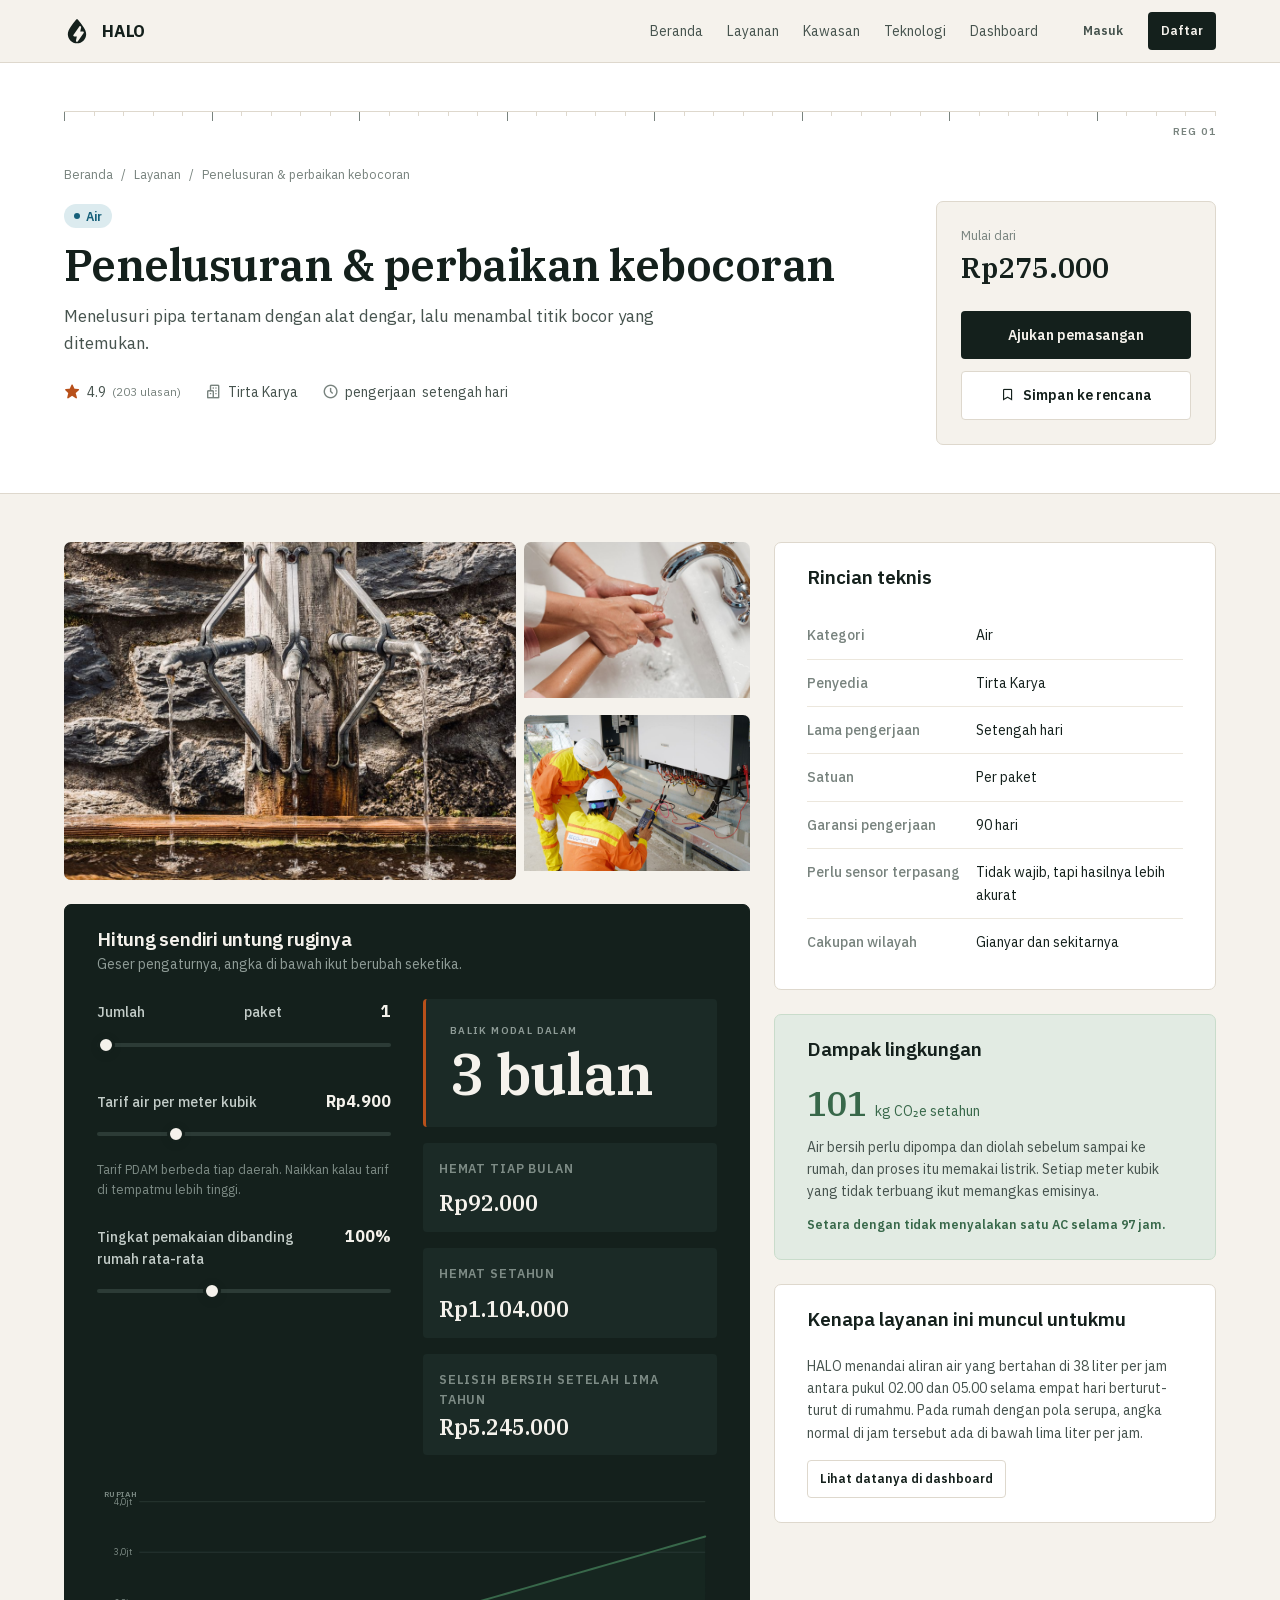
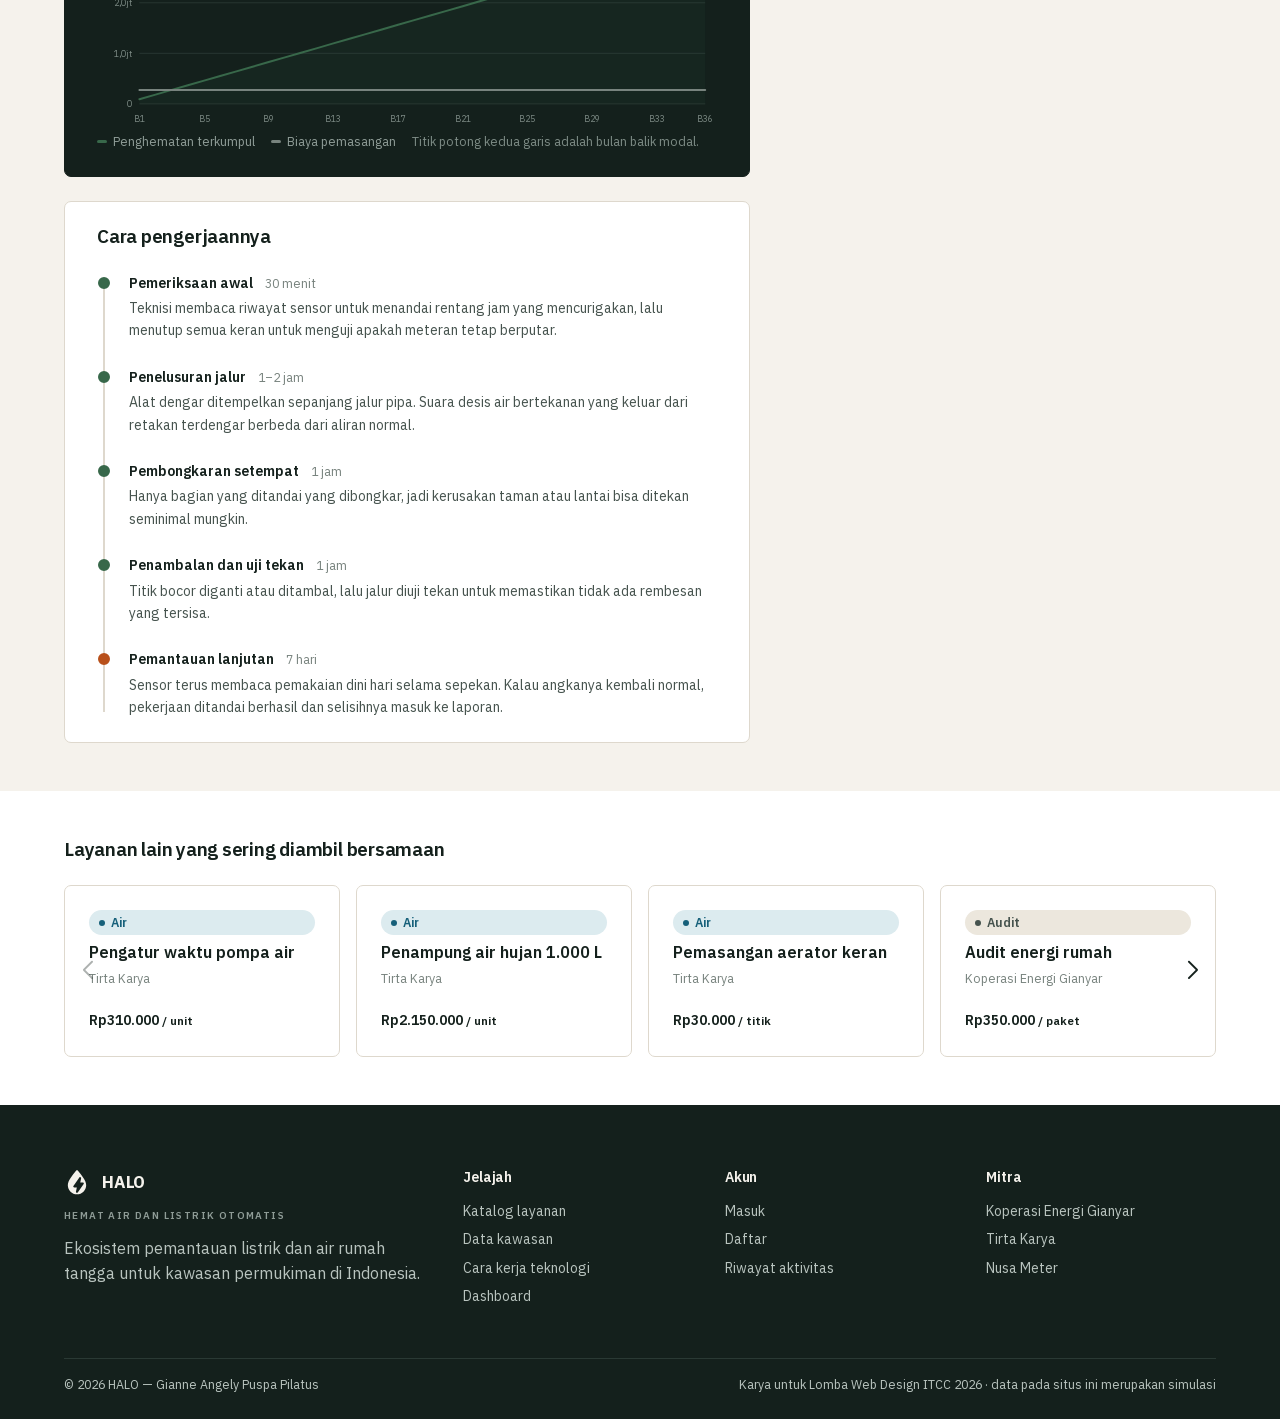
<file: WD_MAHASISWA_Gianne Angely Puspa Pilatus_ITCC 2026/Gianne Angely Puspa Pilatus_Website/pages/detail-layanan.html>
<!DOCTYPE html>
<html lang="id" class="tanpa-js">
<head>
<meta charset="UTF-8">
<meta name="viewport" content="width=device-width, initial-scale=1">
<title>Detail layanan — HALO</title>
<meta name="description" content="Rincian layanan hemat listrik dan air, lengkap dengan simulasi penghematan dan perkiraan titik balik modal.">
<link rel="icon" href="../assets/ill/favicon.svg" type="image/svg+xml">
<link rel="stylesheet" href="../lib/boxicons/css/boxicons.min.css">
<link rel="stylesheet" href="../lib/fancybox/fancybox.css">
<link rel="stylesheet" href="../lib/swiper/swiper-bundle.min.css">
<link rel="stylesheet" href="../css/style.css">
<link rel="stylesheet" href="../css/halaman.css">
<link rel="stylesheet" href="../css/detail.css">
</head>
<body data-dalam="pages">

<div id="muat" aria-hidden="true">
  <svg viewBox="0 0 32 32" fill="none">
    <path class="garis" stroke="#14201c" stroke-width="1.4" fill="none"
      d="M16 1.6c.5 0 .9.2 1.2.6 2.3 2.8 4.8 5.9 6.7 8.9 1.9 2.9 3.4 6 3.4 8.9 0 6.2-5.1 11.2-11.3 11.2S4.7 26.2 4.7 20c0-2.9 1.5-6 3.4-8.9 1.9-3 4.4-6.1 6.7-8.9.3-.4.7-.6 1.2-.6Z"/>
  </svg>
</div>

<a class="lewati" href="#isi">Lompat ke isi</a>

<header class="bilah">
  <div class="wrap bilah-isi">
    <a class="merek" href="../index.html">
      <svg viewBox="0 0 32 32" fill="none" aria-hidden="true"><path fill="currentColor" fill-rule="evenodd" clip-rule="evenodd" d="M16 1.6c.5 0 .9.2 1.2.6 2.3 2.8 4.8 5.9 6.7 8.9 1.9 2.9 3.4 6 3.4 8.9 0 6.2-5.1 11.2-11.3 11.2S4.7 26.2 4.7 20c0-2.9 1.5-6 3.4-8.9 1.9-3 4.4-6.1 6.7-8.9.3-.4.7-.6 1.2-.6Zm2.9 8.9-7.3 10.4c-.3.4-.3.9 0 1.3.2.4.6.6 1.1.6h3.1l-1.1 5.1c-.1.6.2 1.2.8 1.4.5.2 1.1 0 1.4-.5l7.3-10.4c.3-.4.3-.9 0-1.3-.2-.4-.6-.6-1.1-.6h-3.1l1.1-5.1c.1-.6-.2-1.2-.8-1.4-.5-.2-1.1 0-1.4.5Z"/></svg>
      HALO
    </a>
    <nav class="menu" id="menu" aria-label="Menu utama">
      <a href="../index.html">Beranda</a>
      <a href="layanan.html">Layanan</a>
      <a href="kawasan.html">Kawasan</a>
      <a href="teknologi.html">Teknologi</a>
      <a href="dashboard.html">Dashboard</a>
    </nav>
    <div class="bilah-aksi" id="bilahAksi"></div>
    <button class="bilah-tombol" id="bilahTombol" aria-label="Buka menu" aria-expanded="false" aria-controls="menu"><i class="bx bx-menu"></i></button>
  </div>
</header>

<main id="isi">
  <section class="kepala detail-kepala">
    <div class="wrap">
      <div class="rel-tik" data-reg="01"></div>
        <nav class="remah" aria-label="Jejak halaman">
        <a href="../index.html">Beranda</a> <span>/</span>
        <a href="layanan.html">Layanan</a> <span>/</span>
        <span id="remahNama">Penelusuran dan perbaikan kebocoran</span>
      </nav>
      <div class="detail-atas">
        <div>
          <span class="pil pil-air" id="dKategori">Air</span>
          <h1 id="dNama">Penelusuran dan perbaikan kebocoran</h1>
          <p class="pengantar" id="dRingkas">Menelusuri pipa tertanam dengan alat dengar, lalu menambal titik bocor yang ditemukan.</p>
          <ul class="detail-meta">
            <li><i class="bx bxs-star"></i><span id="dNilai">4.9</span> <small>(<span id="dUlasan">203</span> ulasan)</small></li>
            <li><i class="bx bx-buildings"></i><span id="dPenyedia">Tirta Karya</span></li>
            <li><i class="bx bx-time-five"></i>pengerjaan <span id="dDurasi">setengah hari</span></li>
          </ul>
        </div>
        <div class="detail-aksi">
          <p class="detail-harga"><span>Mulai dari</span><strong id="dBiaya">Rp275.000</strong></p>
          <button class="btn btn-utama" id="tombolAjukan">Ajukan pemasangan</button>
          <button class="btn btn-garis" id="tombolRencana"><i class="bx bx-bookmark"></i> Simpan ke rencana</button>
        </div>
      </div>
    </div>
  </section>

  <section class="bagian-rapat">
    <div class="wrap kolom-berat">

      <div class="tumpuk">
        <!-- ---------- Galeri ---------- -->
        <div class="galeri" id="galeri">
          <a href="../assets/img/pipa-air.jpg" data-fancybox="galeri" data-caption="Sambungan pipa yang menjadi titik pemeriksaan utama">
            <img src="../assets/img/pipa-air.jpg" width="1000" height="750" alt="Sambungan pipa air lama di luar bangunan">
          </a>
          <a href="../assets/img/teknisi-lapangan.jpg" data-fancybox="galeri" data-caption="Teknisi memverifikasi temuan sensor di lokasi">
            <img src="../assets/img/teknisi-lapangan.jpg" width="1200" height="800" alt="Dua teknisi memeriksa panel peralatan" loading="lazy">
          </a>
          <a href="../assets/img/keran-air.jpg" data-fancybox="galeri" data-caption="Uji aliran setelah penambalan">
            <img src="../assets/img/keran-air.jpg" width="1000" height="750" alt="Air mengalir dari keran ke sepasang tangan" loading="lazy">
          </a>
        </div>

        <!-- ---------- Simulasi hemat ---------- -->
        <div class="kotak kotak-gelap simulasi">
          <div class="kotak-kepala">
            <div>
              <h2>Hitung sendiri untung ruginya</h2>
              <p>Geser pengaturnya, angka di bawah ikut berubah seketika.</p>
            </div>
          </div>

          <div class="sim-kisi">
            <div class="sim-atur">
              <div class="geser">
                <label for="simUnit">Jumlah <span id="simSatuan">paket</span> <strong class="tnum" id="simUnitNilai">1</strong></label>
                <input type="range" id="simUnit" min="1" max="1" value="1" step="1">
              </div>
              <div class="geser">
                <label for="simTarif">Tarif air per meter kubik <strong class="tnum" id="simTarifNilai">Rp4.900</strong></label>
                <input type="range" id="simTarif" min="3500" max="9000" value="4900" step="100">
                <p class="geser-bantu">Tarif PDAM berbeda tiap daerah. Naikkan kalau tarif di tempatmu lebih tinggi.</p>
              </div>
              <div class="geser">
                <label for="simPakai">Tingkat pemakaian dibanding rumah rata-rata <strong class="tnum" id="simPakaiNilai">100%</strong></label>
                <input type="range" id="simPakai" min="50" max="180" value="100" step="5">
              </div>
            </div>

            <div class="sim-hasil">
              <div class="sim-utama">
                <p class="satuan">Balik modal dalam</p>
                <p class="sim-besar ukur" id="hasilBalik">3 bulan</p>
              </div>
              <div class="sim-angka">
                <p class="panel-nama">Hemat tiap bulan</p>
                <p class="panel-angka hemat-warna tnum" id="hasilBulan">Rp92.000</p>
              </div>
              <div class="sim-angka">
                <p class="panel-nama">Hemat setahun</p>
                <p class="panel-angka tnum" id="hasilTahun">Rp1.104.000</p>
              </div>
              <div class="sim-angka sim-lebar">
                <p class="panel-nama">Selisih bersih setelah lima tahun</p>
                <p class="panel-angka tnum" id="hasilLima">Rp5.245.000</p>
              </div>
            </div>
          </div>

          <div class="gr-wadah sim-grafik">
            <div id="grafikBalik"></div>
          </div>
          <div class="gr-legenda">
            <span><i style="background:var(--hemat)"></i>Penghematan terkumpul</span>
            <span><i style="background:var(--ink-3)"></i>Biaya pemasangan</span>
            <span class="sim-catatan">Titik potong kedua garis adalah bulan balik modal.</span>
          </div>
        </div>

        <!-- ---------- Cara pengerjaan ---------- -->
        <div class="kotak">
          <div class="kotak-kepala"><h2>Cara pengerjaannya</h2></div>
          <ol class="lini">
            <li class="selesai">
              <div class="lini-atas"><span class="lini-judul">Pemeriksaan awal</span><span class="lini-tanggal">30 menit</span></div>
              <p>Teknisi membaca riwayat sensor untuk menandai rentang jam yang mencurigakan, lalu menutup semua keran untuk menguji apakah meteran tetap berputar.</p>
            </li>
            <li class="selesai">
              <div class="lini-atas"><span class="lini-judul">Penelusuran jalur</span><span class="lini-tanggal">1–2 jam</span></div>
              <p>Alat dengar ditempelkan sepanjang jalur pipa. Suara desis air bertekanan yang keluar dari retakan terdengar berbeda dari aliran normal.</p>
            </li>
            <li class="selesai">
              <div class="lini-atas"><span class="lini-judul">Pembongkaran setempat</span><span class="lini-tanggal">1 jam</span></div>
              <p>Hanya bagian yang ditandai yang dibongkar, jadi kerusakan taman atau lantai bisa ditekan seminimal mungkin.</p>
            </li>
            <li class="selesai">
              <div class="lini-atas"><span class="lini-judul">Penambalan dan uji tekan</span><span class="lini-tanggal">1 jam</span></div>
              <p>Titik bocor diganti atau ditambal, lalu jalur diuji tekan untuk memastikan tidak ada rembesan yang tersisa.</p>
            </li>
            <li class="kini">
              <div class="lini-atas"><span class="lini-judul">Pemantauan lanjutan</span><span class="lini-tanggal">7 hari</span></div>
              <p>Sensor terus membaca pemakaian dini hari selama sepekan. Kalau angkanya kembali normal, pekerjaan ditandai berhasil dan selisihnya masuk ke laporan.</p>
            </li>
          </ol>
        </div>
      </div>

      <!-- ---------- Sisi kanan ---------- -->
      <aside class="sisi">
      <div class="tumpuk sisi-lekat">
        <div class="kotak">
          <div class="kotak-kepala"><h3>Rincian teknis</h3></div>
          <table class="tabel-rinci">
            <tbody>
              <tr><th scope="row">Kategori</th><td id="rKategori">Air</td></tr>
              <tr><th scope="row">Penyedia</th><td id="rPenyedia">Tirta Karya</td></tr>
              <tr><th scope="row">Lama pengerjaan</th><td id="rDurasi">Setengah hari</td></tr>
              <tr><th scope="row">Satuan</th><td id="rSatuan">Per paket rumah</td></tr>
              <tr><th scope="row">Garansi pengerjaan</th><td>90 hari</td></tr>
              <tr><th scope="row">Perlu sensor terpasang</th><td id="rSensor">Tidak wajib, tapi hasilnya lebih akurat</td></tr>
              <tr><th scope="row">Cakupan wilayah</th><td>Gianyar dan sekitarnya</td></tr>
            </tbody>
          </table>
        </div>

        <div class="kotak dampak">
          <div class="kotak-kepala"><h3>Dampak lingkungan</h3></div>
          <p class="dampak-angka tnum" id="dampakNilai">41 <small>kg CO₂e setahun</small></p>
          <p class="dampak-teks" id="dampakTeks">
            Air bersih perlu dipompa dan diolah sebelum sampai ke rumah, dan itu memakai listrik.
            Setiap meter kubik yang tidak terbuang ikut memangkas emisi dari proses tersebut.
          </p>
          <p class="dampak-banding" id="dampakBanding">Setara dengan tidak menyalakan satu AC selama 68 jam.</p>
        </div>

        <div class="kotak">
          <div class="kotak-kepala"><h3>Kenapa layanan ini muncul untukmu</h3></div>
          <p class="alasan-teks" id="alasanTeks">
            HALO menandai aliran air yang bertahan di 38 liter per jam antara pukul 02.00 dan 05.00
            selama empat hari berturut-turut di rumahmu. Pada rumah dengan pola pemakaian serupa,
            angka normal di jam tersebut ada di bawah lima liter per jam.
          </p>
          <a class="btn btn-garis btn-kecil" href="dashboard.html">Lihat datanya di dashboard</a>
        </div>
      </div>
      </aside>
    </div>
  </section>

  <!-- ---------- Layanan terkait ---------- -->
  <section class="bagian-rapat putih">
    <div class="wrap">
      <div class="kotak-kepala"><h2>Layanan lain yang sering diambil bersamaan</h2></div>
      <div class="swiper terkait" id="terkait">
        <div class="swiper-wrapper" id="terkaitIsi"></div>
        <div class="swiper-button-prev" aria-label="Sebelumnya"></div>
        <div class="swiper-button-next" aria-label="Berikutnya"></div>
      </div>
    </div>
  </section>

</main>

<footer class="kaki">
  <div class="wrap">
    <div class="kaki-kisi">
      <div>
        <div class="merek">
          <svg viewBox="0 0 32 32" fill="none" aria-hidden="true"><path fill="currentColor" fill-rule="evenodd" clip-rule="evenodd" d="M16 1.6c.5 0 .9.2 1.2.6 2.3 2.8 4.8 5.9 6.7 8.9 1.9 2.9 3.4 6 3.4 8.9 0 6.2-5.1 11.2-11.3 11.2S4.7 26.2 4.7 20c0-2.9 1.5-6 3.4-8.9 1.9-3 4.4-6.1 6.7-8.9.3-.4.7-.6 1.2-.6Zm2.9 8.9-7.3 10.4c-.3.4-.3.9 0 1.3.2.4.6.6 1.1.6h3.1l-1.1 5.1c-.1.6.2 1.2.8 1.4.5.2 1.1 0 1.4-.5l7.3-10.4c.3-.4.3-.9 0-1.3-.2-.4-.6-.6-1.1-.6h-3.1l1.1-5.1c.1-.6-.2-1.2-.8-1.4-.5-.2-1.1 0-1.4.5Z"/></svg>
          HALO
        </div>
        <p class="kaki-plat">Hemat Air dan Listrik Otomatis</p>
        <p>Ekosistem pemantauan listrik dan air rumah tangga untuk kawasan permukiman di Indonesia.</p>
      </div>
      <div>
        <h4>Jelajah</h4>
        <a href="layanan.html">Katalog layanan</a>
        <a href="kawasan.html">Data kawasan</a>
        <a href="teknologi.html">Cara kerja teknologi</a>
        <a href="dashboard.html">Dashboard</a>
      </div>
      <div>
        <h4>Akun</h4>
        <a href="masuk.html">Masuk</a>
        <a href="masuk.html?tab=daftar">Daftar</a>
        <a href="riwayat.html">Riwayat aktivitas</a>
      </div>
      <div>
        <h4>Mitra</h4>
        <a href="layanan.html">Koperasi Energi Gianyar</a>
        <a href="layanan.html">Tirta Karya</a>
        <a href="layanan.html">Nusa Meter</a>
      </div>
    </div>
    <div class="kaki-bawah">
      <span>&copy; <span data-tahun>2026</span> HALO — Gianne Angely Puspa Pilatus</span>
      <span>Karya untuk Lomba Web Design ITCC 2026 · data pada situs ini merupakan simulasi</span>
    </div>
  </div>
</footer>
<script src="../lib/fancybox/fancybox.umd.js"></script>
<script src="../lib/swiper/swiper-bundle.min.js"></script>
<script src="../js/data.js"></script>
<script src="../js/app.js"></script>
<script src="../js/grafik.js"></script>
<script src="../js/detail.js"></script>
</body>
</html>
</file>
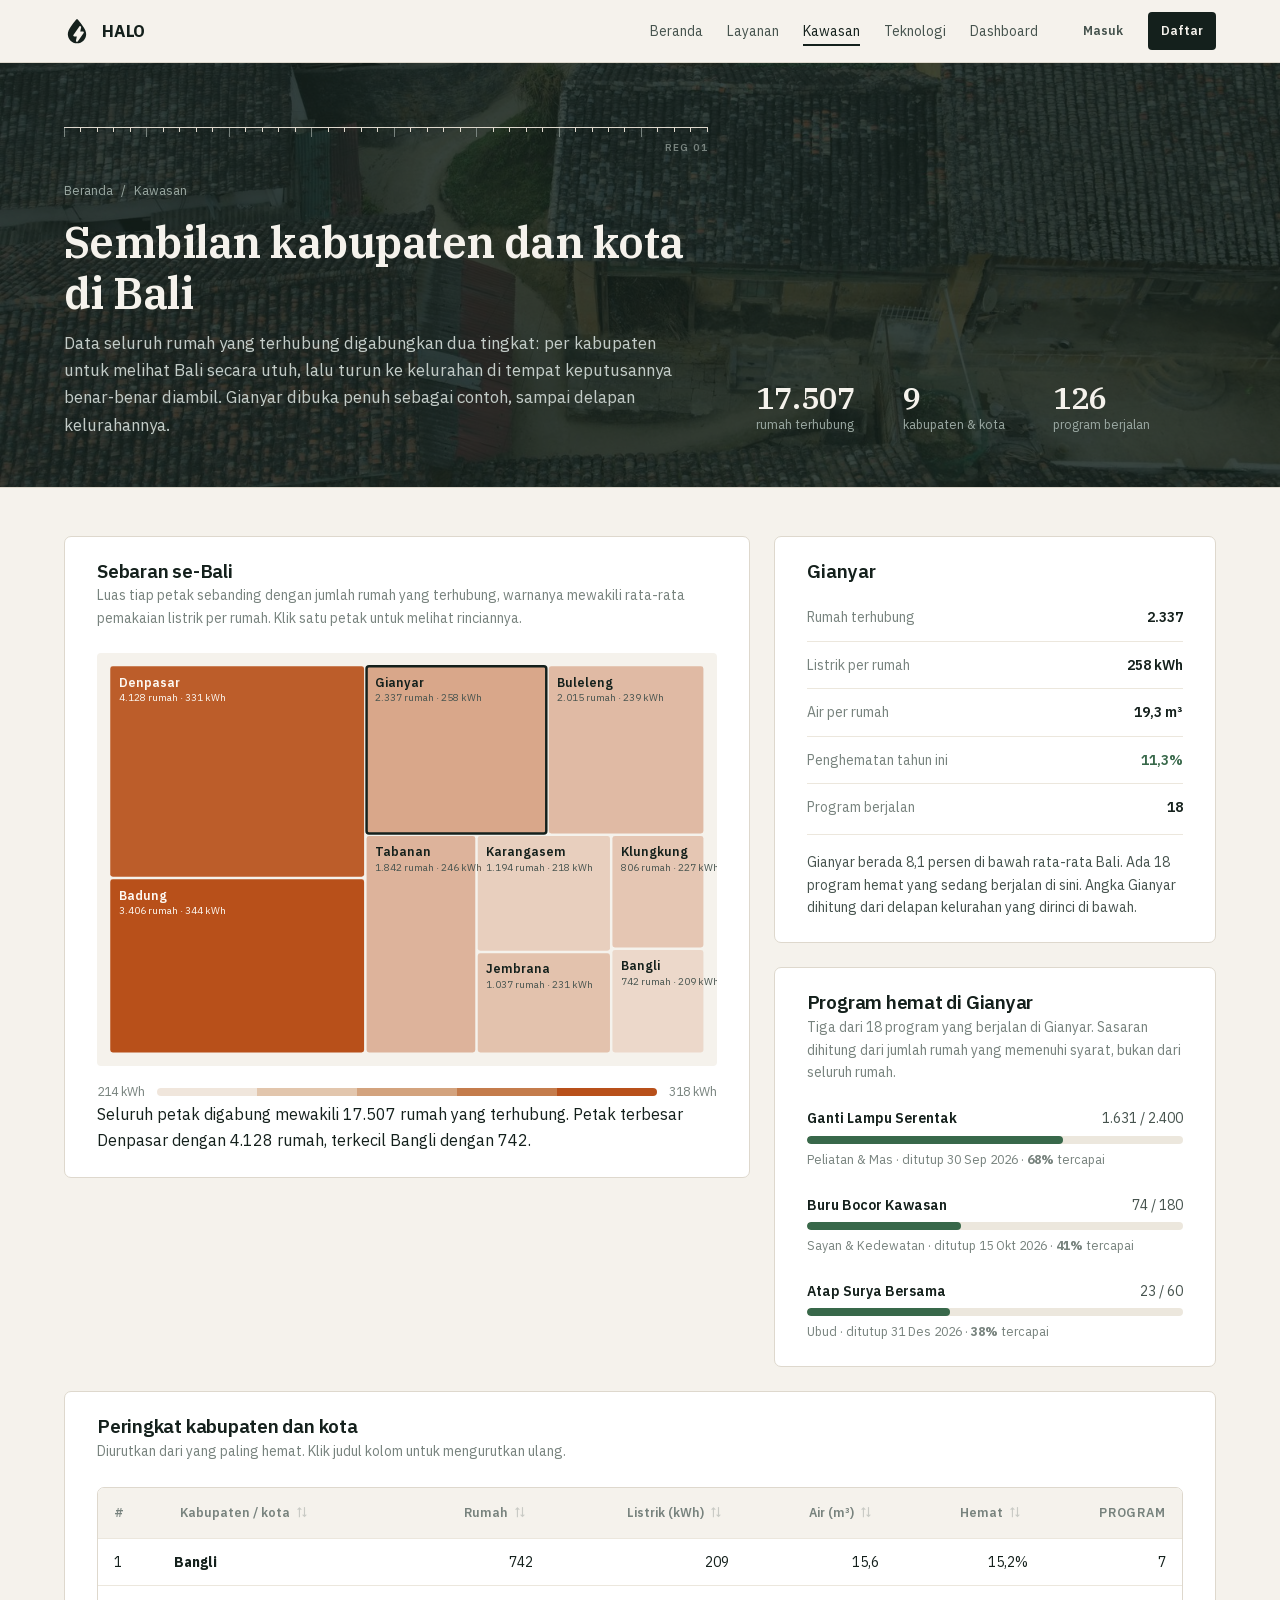
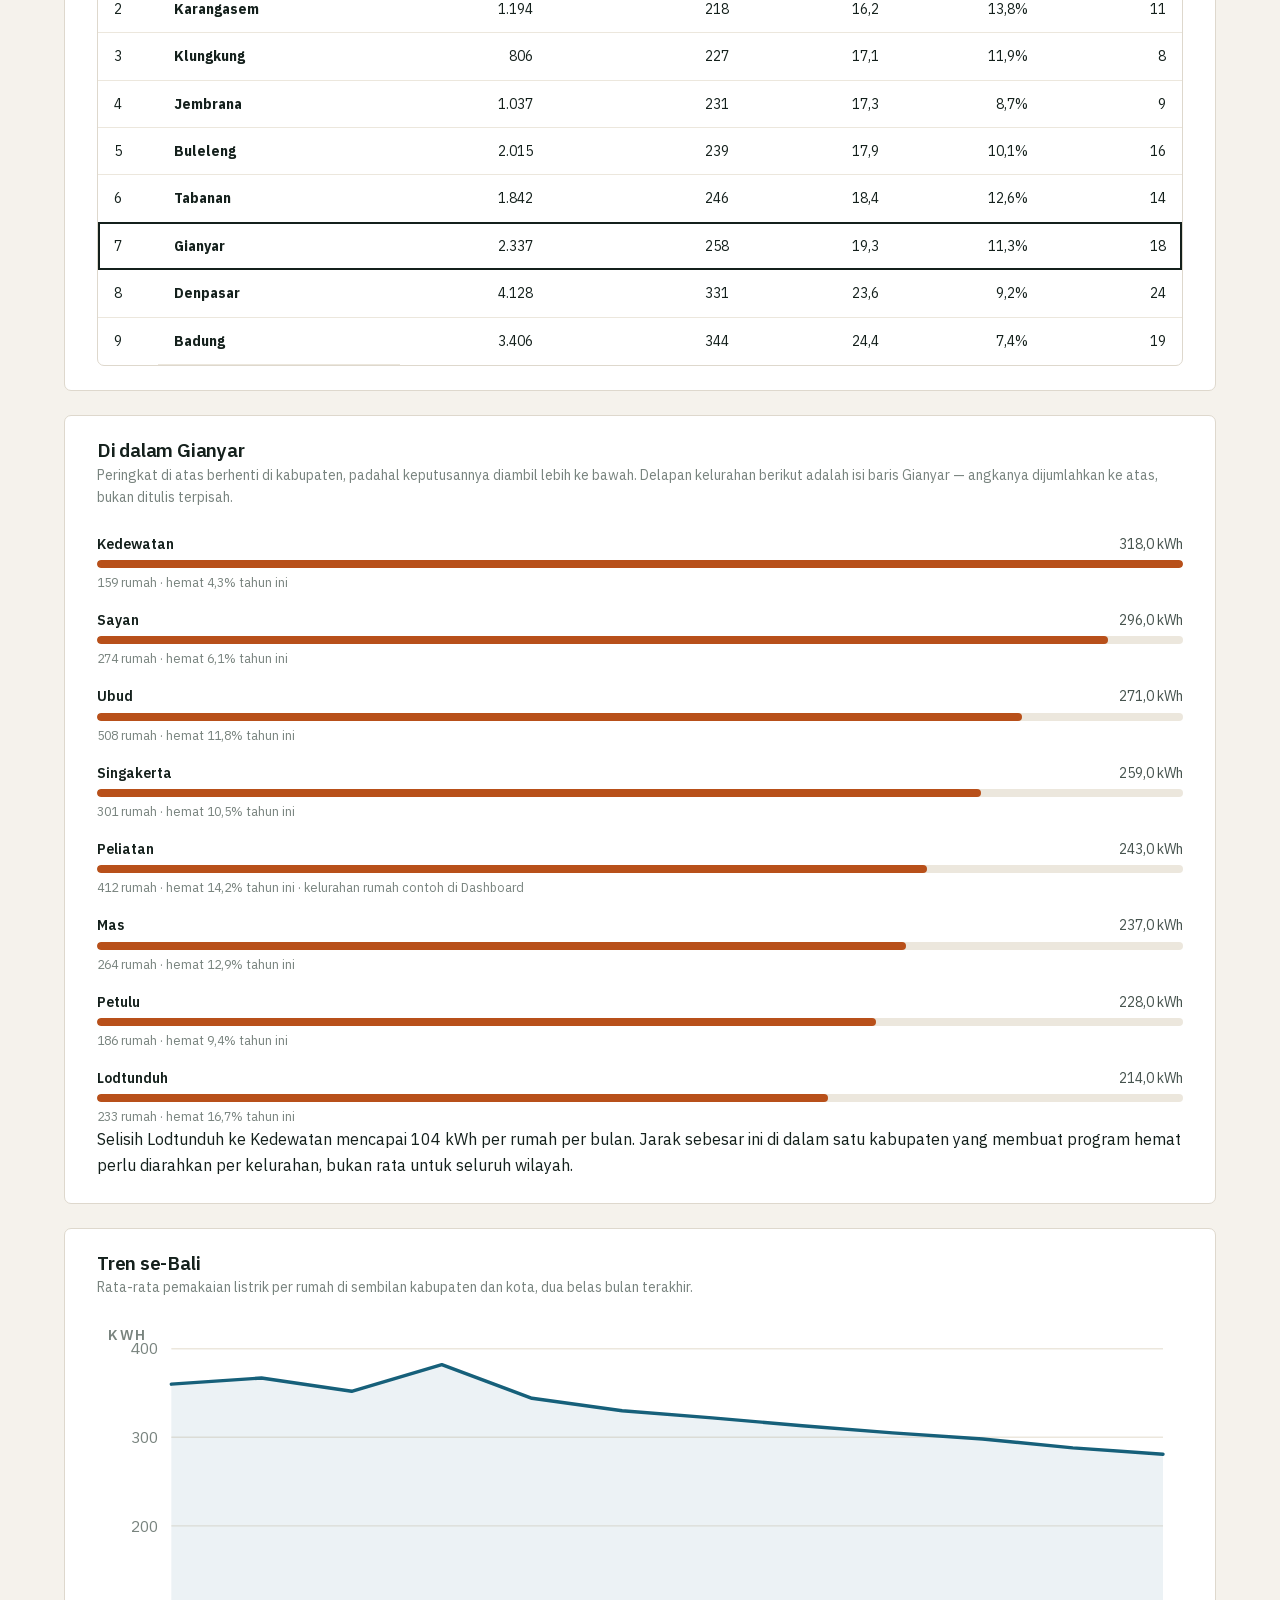
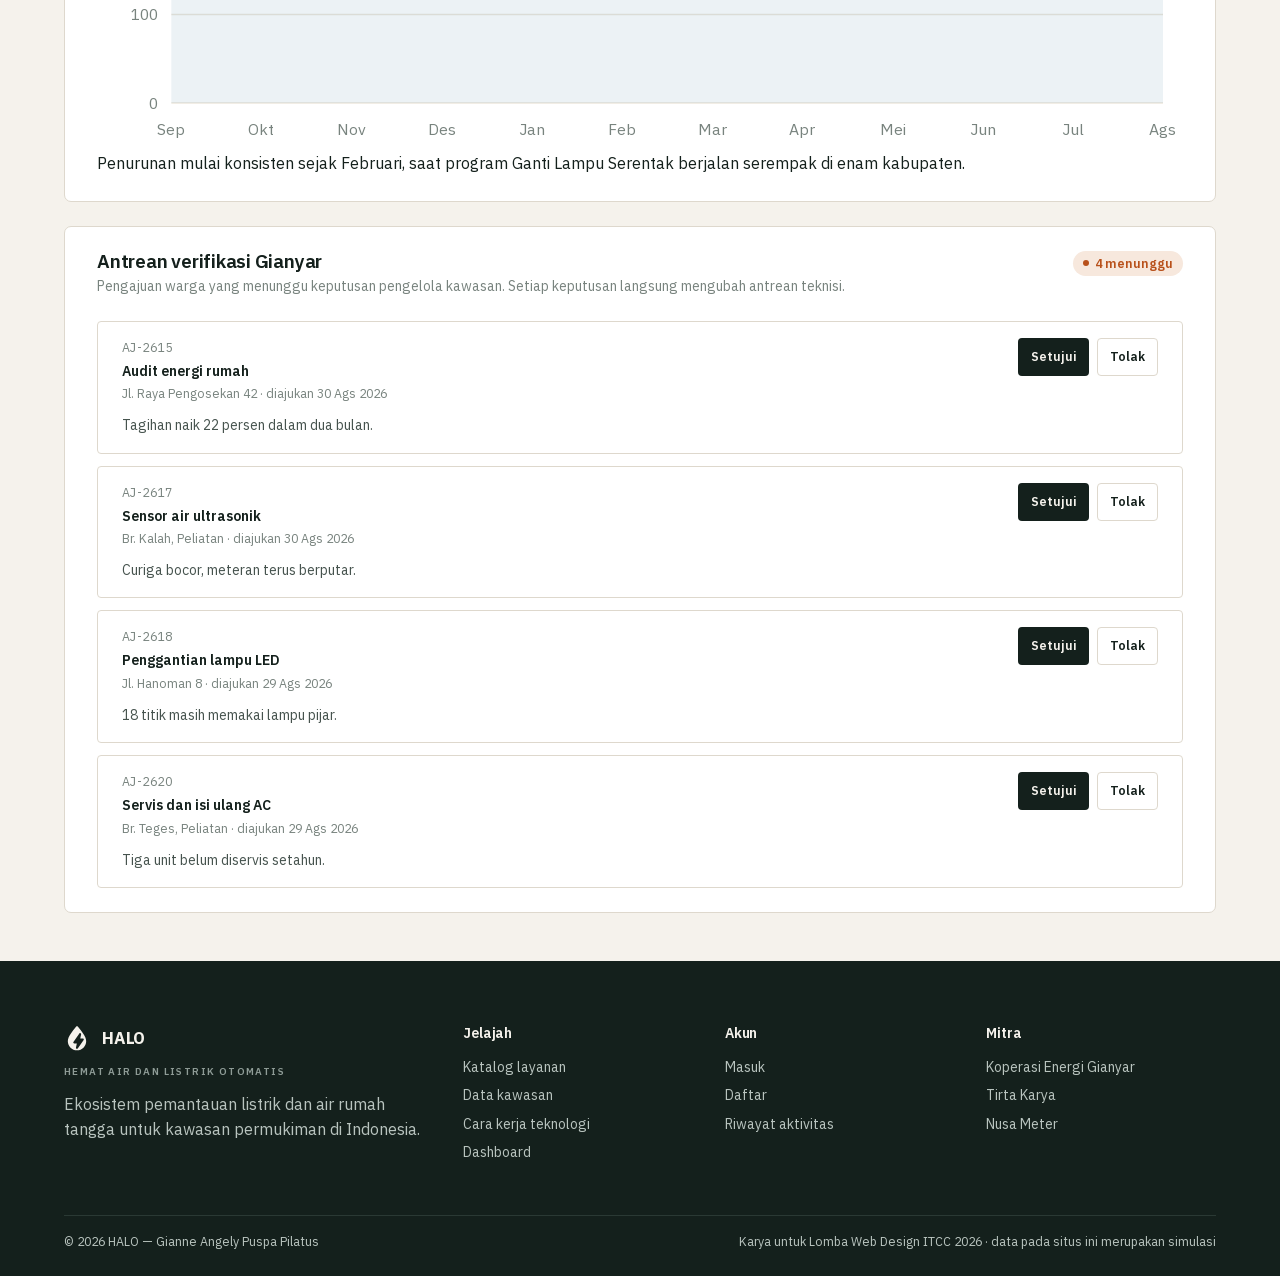
<file: WD_MAHASISWA_Gianne Angely Puspa Pilatus_ITCC 2026/Gianne Angely Puspa Pilatus_Website/pages/kawasan.html>
<!DOCTYPE html>
<html lang="id" class="tanpa-js">
<head>
<meta charset="UTF-8">
<meta name="viewport" content="width=device-width, initial-scale=1">
<title>Data kawasan — HALO</title>
<meta name="description" content="Agregat pemakaian listrik dan air delapan kelurahan di sekitar Ubud, beserta program hemat dan antrean verifikasi.">
<link rel="icon" href="../assets/ill/favicon.svg" type="image/svg+xml">
<link rel="stylesheet" href="../lib/boxicons/css/boxicons.min.css">
<link rel="stylesheet" href="../css/style.css">
<link rel="stylesheet" href="../css/halaman.css">
<link rel="stylesheet" href="../css/kawasan.css">
</head>
<body data-dalam="pages">

<div id="muat" aria-hidden="true">
  <svg viewBox="0 0 32 32" fill="none">
    <path class="garis" stroke="#14201c" stroke-width="1.4" fill="none"
      d="M16 1.6c.5 0 .9.2 1.2.6 2.3 2.8 4.8 5.9 6.7 8.9 1.9 2.9 3.4 6 3.4 8.9 0 6.2-5.1 11.2-11.3 11.2S4.7 26.2 4.7 20c0-2.9 1.5-6 3.4-8.9 1.9-3 4.4-6.1 6.7-8.9.3-.4.7-.6 1.2-.6Z"/>
  </svg>
</div>

<a class="lewati" href="#isi">Lompat ke isi</a>

<header class="bilah">
  <div class="wrap bilah-isi">
    <a class="merek" href="../index.html">
      <svg viewBox="0 0 32 32" fill="none" aria-hidden="true"><path fill="currentColor" fill-rule="evenodd" clip-rule="evenodd" d="M16 1.6c.5 0 .9.2 1.2.6 2.3 2.8 4.8 5.9 6.7 8.9 1.9 2.9 3.4 6 3.4 8.9 0 6.2-5.1 11.2-11.3 11.2S4.7 26.2 4.7 20c0-2.9 1.5-6 3.4-8.9 1.9-3 4.4-6.1 6.7-8.9.3-.4.7-.6 1.2-.6Zm2.9 8.9-7.3 10.4c-.3.4-.3.9 0 1.3.2.4.6.6 1.1.6h3.1l-1.1 5.1c-.1.6.2 1.2.8 1.4.5.2 1.1 0 1.4-.5l7.3-10.4c.3-.4.3-.9 0-1.3-.2-.4-.6-.6-1.1-.6h-3.1l1.1-5.1c.1-.6-.2-1.2-.8-1.4-.5-.2-1.1 0-1.4.5Z"/></svg>
      HALO
    </a>
    <nav class="menu" id="menu" aria-label="Menu utama">
      <a href="../index.html">Beranda</a>
      <a href="layanan.html">Layanan</a>
      <a href="kawasan.html">Kawasan</a>
      <a href="teknologi.html">Teknologi</a>
      <a href="dashboard.html">Dashboard</a>
    </nav>
    <div class="bilah-aksi" id="bilahAksi"></div>
    <button class="bilah-tombol" id="bilahTombol" aria-label="Buka menu" aria-expanded="false" aria-controls="menu"><i class="bx bx-menu"></i></button>
  </div>
</header>

<main id="isi">
  <section class="kepala kepala-berfoto">
    <img class="kepala-foto" src="../assets/img/kawasan-atas.jpg" width="1600" height="900"
         alt="Pemandangan atap-atap permukiman padat dari udara">
    <div class="wrap kepala-kisi">
      <div>
        <div class="rel-tik" data-reg="01"></div>
        <nav class="remah" aria-label="Jejak halaman"><a href="../index.html">Beranda</a> <span>/</span> <span>Kawasan</span></nav>
        <h1>Sembilan kabupaten dan kota di Bali</h1>
        <p class="pengantar">
          Data seluruh rumah yang terhubung digabungkan dua tingkat: per kabupaten untuk melihat
          Bali secara utuh, lalu turun ke kelurahan di tempat keputusannya benar-benar diambil.
          Gianyar dibuka penuh sebagai contoh, sampai delapan kelurahannya.
        </p>
      </div>
      <ul class="kepala-angka">
        <li><strong class="tnum">17.507</strong><span>rumah terhubung</span></li>
        <li><strong class="tnum">9</strong><span>kabupaten &amp; kota</span></li>
        <li><strong class="tnum">126</strong><span>program berjalan</span></li>
      </ul>
    </div>
  </section>

  <section class="bagian-rapat">
    <div class="wrap tumpuk">

      <div class="kolom-berat">
        <div class="kotak">
          <div class="kotak-kepala">
            <div>
              <h2>Sebaran se-Bali</h2>
              <p>Luas tiap petak sebanding dengan jumlah rumah yang terhubung, warnanya mewakili rata-rata pemakaian listrik per rumah. Klik satu petak untuk melihat rinciannya.</p>
            </div>
          </div>
          <div class="gr-wadah peta-bungkus gulir-x"><div id="petakKawasan"></div></div>
          <div class="peta-skala">
            <span class="peta-skala-teks">214 kWh</span>
            <span class="peta-skala-bar"></span>
            <span class="peta-skala-teks">318 kWh</span>
          </div>
          <p class="gr-keterangan">Seluruh petak digabung mewakili 17.507 rumah yang terhubung. Petak terbesar Denpasar dengan 4.128 rumah, terkecil Bangli dengan 742.</p>
        </div>

        <div class="tumpuk">
        <div class="kotak" id="rincianKawasan">
          <div class="kotak-kepala"><h3 id="rkNama">Gianyar</h3></div>
          <dl class="rk-angka">
            <div><dt>Rumah terhubung</dt><dd class="tnum" id="rkRumah">2.337</dd></div>
            <div><dt>Listrik per rumah</dt><dd class="tnum" id="rkListrik">258 kWh</dd></div>
            <div><dt>Air per rumah</dt><dd class="tnum" id="rkAir">19,3 m³</dd></div>
            <div><dt>Penghematan tahun ini</dt><dd class="tnum turun" id="rkHemat">11,3%</dd></div>
            <div><dt>Program berjalan</dt><dd class="tnum" id="rkProgram">18</dd></div>
          </dl>
          <p class="rk-catatan" id="rkCatatan">Angka Gianyar dihitung dari delapan kelurahan yang dirinci di bawah.</p>
        </div>

        <div class="kotak">
          <div class="kotak-kepala">
            <div>
              <h2>Program hemat di Gianyar</h2>
              <p>Tiga dari 18 program yang berjalan di Gianyar. Sasaran dihitung dari jumlah rumah yang memenuhi syarat, bukan dari seluruh rumah.</p>
            </div>
          </div>
          <ul class="prog">
          <li>
            <div class="prog-atas"><span class="prog-nama">Ganti Lampu Serentak</span><span class="prog-angka tnum">1.631 / 2.400</span></div>
            <div class="prog-alur"><span class="prog-isi" data-lebar="68%"></span></div>
            <p class="prog-kaki">Peliatan & Mas · ditutup 30 Sep 2026 · <strong>68%</strong> tercapai</p>
          </li>
          <li>
            <div class="prog-atas"><span class="prog-nama">Buru Bocor Kawasan</span><span class="prog-angka tnum">74 / 180</span></div>
            <div class="prog-alur"><span class="prog-isi" data-lebar="41%"></span></div>
            <p class="prog-kaki">Sayan & Kedewatan · ditutup 15 Okt 2026 · <strong>41%</strong> tercapai</p>
          </li>
          <li>
            <div class="prog-atas"><span class="prog-nama">Atap Surya Bersama</span><span class="prog-angka tnum">23 / 60</span></div>
            <div class="prog-alur"><span class="prog-isi" data-lebar="38%"></span></div>
            <p class="prog-kaki">Ubud · ditutup 31 Des 2026 · <strong>38%</strong> tercapai</p>
          </li>
          </ul>
        </div>
        </div>
      </div>

      <div class="kotak">
        <div class="kotak-kepala">
          <div>
            <h2>Peringkat kabupaten dan kota</h2>
            <p>Diurutkan dari yang paling hemat. Klik judul kolom untuk mengurutkan ulang.</p>
          </div>
        </div>
        <div class="tabel-bungkus">
          <table class="tabel" id="tabelKawasan">
            <thead>
              <tr>
                <th scope="col">#</th>
                <th scope="col"><button class="tabel-urut" data-kolom="nama">Kabupaten / kota <i class="bx bx-sort-alt-2"></i></button></th>
                <th scope="col" class="kanan"><button class="tabel-urut" data-kolom="rumah">Rumah <i class="bx bx-sort-alt-2"></i></button></th>
                <th scope="col" class="kanan"><button class="tabel-urut" data-kolom="listrik">Listrik (kWh) <i class="bx bx-sort-alt-2"></i></button></th>
                <th scope="col" class="kanan"><button class="tabel-urut" data-kolom="air">Air (m³) <i class="bx bx-sort-alt-2"></i></button></th>
                <th scope="col" class="kanan"><button class="tabel-urut" data-kolom="hemat">Hemat <i class="bx bx-sort-alt-2"></i></button></th>
                <th scope="col" class="kanan">Program</th>
              </tr>
            </thead>
            <tbody id="tubuhKawasan">
            <tr data-nama="Bangli">
              <td class="tnum">1</td>
              <th scope="row">Bangli</th>
              <td class="kanan tnum">742</td>
              <td class="kanan tnum">209</td>
              <td class="kanan tnum">15,6</td>
              <td class="kanan tnum">15,2%</td>
              <td class="kanan tnum">7</td>
            </tr>
            <tr data-nama="Karangasem">
              <td class="tnum">2</td>
              <th scope="row">Karangasem</th>
              <td class="kanan tnum">1.194</td>
              <td class="kanan tnum">218</td>
              <td class="kanan tnum">16,2</td>
              <td class="kanan tnum">13,8%</td>
              <td class="kanan tnum">11</td>
            </tr>
            <tr data-nama="Klungkung">
              <td class="tnum">3</td>
              <th scope="row">Klungkung</th>
              <td class="kanan tnum">806</td>
              <td class="kanan tnum">227</td>
              <td class="kanan tnum">17,1</td>
              <td class="kanan tnum">11,9%</td>
              <td class="kanan tnum">8</td>
            </tr>
            <tr data-nama="Jembrana">
              <td class="tnum">4</td>
              <th scope="row">Jembrana</th>
              <td class="kanan tnum">1.037</td>
              <td class="kanan tnum">231</td>
              <td class="kanan tnum">17,3</td>
              <td class="kanan tnum">8,7%</td>
              <td class="kanan tnum">9</td>
            </tr>
            <tr data-nama="Buleleng">
              <td class="tnum">5</td>
              <th scope="row">Buleleng</th>
              <td class="kanan tnum">2.015</td>
              <td class="kanan tnum">239</td>
              <td class="kanan tnum">17,9</td>
              <td class="kanan tnum">10,1%</td>
              <td class="kanan tnum">16</td>
            </tr>
            <tr data-nama="Tabanan">
              <td class="tnum">6</td>
              <th scope="row">Tabanan</th>
              <td class="kanan tnum">1.842</td>
              <td class="kanan tnum">246</td>
              <td class="kanan tnum">18,4</td>
              <td class="kanan tnum">12,6%</td>
              <td class="kanan tnum">14</td>
            </tr>
            <tr data-nama="Gianyar">
              <td class="tnum">7</td>
              <th scope="row">Gianyar</th>
              <td class="kanan tnum">2.337</td>
              <td class="kanan tnum">258</td>
              <td class="kanan tnum">19,3</td>
              <td class="kanan tnum">11,3%</td>
              <td class="kanan tnum">18</td>
            </tr>
            <tr data-nama="Denpasar">
              <td class="tnum">8</td>
              <th scope="row">Denpasar</th>
              <td class="kanan tnum">4.128</td>
              <td class="kanan tnum">331</td>
              <td class="kanan tnum">23,6</td>
              <td class="kanan tnum">9,2%</td>
              <td class="kanan tnum">24</td>
            </tr>
            <tr data-nama="Badung">
              <td class="tnum">9</td>
              <th scope="row">Badung</th>
              <td class="kanan tnum">3.406</td>
              <td class="kanan tnum">344</td>
              <td class="kanan tnum">24,4</td>
              <td class="kanan tnum">7,4%</td>
              <td class="kanan tnum">19</td>
            </tr>
            </tbody>
          </table>
        </div>
      </div>

      <div class="kotak">
        <div class="kotak-kepala">
          <div>
            <h2>Di dalam Gianyar</h2>
            <p>Peringkat di atas berhenti di kabupaten, padahal keputusannya diambil lebih ke bawah.
               Delapan kelurahan berikut adalah isi baris Gianyar — angkanya dijumlahkan ke atas,
               bukan ditulis terpisah.</p>
          </div>
        </div>
        <div id="grafikKelurahan"></div>
        <p class="gr-keterangan">Selisih Lodtunduh ke Kedewatan mencapai 104 kWh per rumah per bulan.
           Jarak sebesar ini di dalam satu kabupaten yang membuat program hemat perlu diarahkan
           per kelurahan, bukan rata untuk seluruh wilayah.</p>
      </div>

      <div class="kotak">
          <div class="kotak-kepala">
            <div>
              <h2>Tren se-Bali</h2>
              <p>Rata-rata pemakaian listrik per rumah di sembilan kabupaten dan kota, dua belas bulan terakhir.</p>
            </div>
          </div>
          <div class="gr-wadah"><div id="grafikTren"></div></div>
        <p class="gr-keterangan">Penurunan mulai konsisten sejak Februari, saat program Ganti Lampu Serentak berjalan serempak di enam kabupaten.</p>
      </div>

      <div class="kotak antre-kotak">
        <div class="kotak-kepala">
          <div>
            <h2>Antrean verifikasi Gianyar</h2>
            <p id="antreSub">Pengajuan warga yang menunggu keputusan pengelola kawasan. Setiap keputusan langsung mengubah antrean teknisi.</p>
          </div>
          <span class="pil pil-listrik" id="antreJumlah">4 menunggu</span>
        </div>
        <ul class="antre-daftar" id="antreDaftar">
          <li class="antre" data-id="AJ-2615">
            <div class="antre-kiri">
              <span class="antre-kode tnum">AJ-2615</span>
              <span class="antre-nama">Audit energi rumah</span>
              <span class="antre-sub">Jl. Raya Pengosekan 42 · diajukan 30 Ags 2026</span>
              <p class="antre-alasan">Tagihan naik 22 persen dalam dua bulan.</p>
            </div>
            <div class="antre-aksi">
              <button class="btn btn-utama btn-kecil" data-putusan="terima">Setujui</button>
              <button class="btn btn-garis btn-kecil" data-putusan="tolak">Tolak</button>
            </div>
          </li>
          <li class="antre" data-id="AJ-2617">
            <div class="antre-kiri">
              <span class="antre-kode tnum">AJ-2617</span>
              <span class="antre-nama">Sensor air ultrasonik</span>
              <span class="antre-sub">Br. Kalah, Peliatan · diajukan 30 Ags 2026</span>
              <p class="antre-alasan">Curiga bocor, meteran terus berputar.</p>
            </div>
            <div class="antre-aksi">
              <button class="btn btn-utama btn-kecil" data-putusan="terima">Setujui</button>
              <button class="btn btn-garis btn-kecil" data-putusan="tolak">Tolak</button>
            </div>
          </li>
          <li class="antre" data-id="AJ-2618">
            <div class="antre-kiri">
              <span class="antre-kode tnum">AJ-2618</span>
              <span class="antre-nama">Penggantian lampu LED</span>
              <span class="antre-sub">Jl. Hanoman 8 · diajukan 29 Ags 2026</span>
              <p class="antre-alasan">18 titik masih memakai lampu pijar.</p>
            </div>
            <div class="antre-aksi">
              <button class="btn btn-utama btn-kecil" data-putusan="terima">Setujui</button>
              <button class="btn btn-garis btn-kecil" data-putusan="tolak">Tolak</button>
            </div>
          </li>
          <li class="antre" data-id="AJ-2620">
            <div class="antre-kiri">
              <span class="antre-kode tnum">AJ-2620</span>
              <span class="antre-nama">Servis dan isi ulang AC</span>
              <span class="antre-sub">Br. Teges, Peliatan · diajukan 29 Ags 2026</span>
              <p class="antre-alasan">Tiga unit belum diservis setahun.</p>
            </div>
            <div class="antre-aksi">
              <button class="btn btn-utama btn-kecil" data-putusan="terima">Setujui</button>
              <button class="btn btn-garis btn-kecil" data-putusan="tolak">Tolak</button>
            </div>
          </li>
        </ul>
        <div class="kosong" id="antreKosong" hidden>
          <svg viewBox="0 0 160 120" fill="none" aria-hidden="true">
            <circle cx="80" cy="60" r="34" fill="#e2ebe3" stroke="#38684a" stroke-width="2.5"/>
            <path d="M66 60l10 11 20-23" stroke="#38684a" stroke-width="4" stroke-linecap="round" stroke-linejoin="round"/>
            <path d="M28 34h18M24 52h22M30 70h16" stroke="#ded8cd" stroke-width="3" stroke-linecap="round"/>
            <path d="M114 34h18M114 52h22M114 70h16" stroke="#ded8cd" stroke-width="3" stroke-linecap="round"/>
          </svg>
          <h3>Antrean bersih</h3>
          <p>Semua pengajuan sudah diputuskan. Pengajuan baru dari warga akan muncul di sini.</p>
        </div>
      </div>

    </div>
  </section>

</main>

<footer class="kaki">
  <div class="wrap">
    <div class="kaki-kisi">
      <div>
        <div class="merek">
          <svg viewBox="0 0 32 32" fill="none" aria-hidden="true"><path fill="currentColor" fill-rule="evenodd" clip-rule="evenodd" d="M16 1.6c.5 0 .9.2 1.2.6 2.3 2.8 4.8 5.9 6.7 8.9 1.9 2.9 3.4 6 3.4 8.9 0 6.2-5.1 11.2-11.3 11.2S4.7 26.2 4.7 20c0-2.9 1.5-6 3.4-8.9 1.9-3 4.4-6.1 6.7-8.9.3-.4.7-.6 1.2-.6Zm2.9 8.9-7.3 10.4c-.3.4-.3.9 0 1.3.2.4.6.6 1.1.6h3.1l-1.1 5.1c-.1.6.2 1.2.8 1.4.5.2 1.1 0 1.4-.5l7.3-10.4c.3-.4.3-.9 0-1.3-.2-.4-.6-.6-1.1-.6h-3.1l1.1-5.1c.1-.6-.2-1.2-.8-1.4-.5-.2-1.1 0-1.4.5Z"/></svg>
          HALO
        </div>
        <p class="kaki-plat">Hemat Air dan Listrik Otomatis</p>
        <p>Ekosistem pemantauan listrik dan air rumah tangga untuk kawasan permukiman di Indonesia.</p>
      </div>
      <div>
        <h4>Jelajah</h4>
        <a href="layanan.html">Katalog layanan</a>
        <a href="kawasan.html">Data kawasan</a>
        <a href="teknologi.html">Cara kerja teknologi</a>
        <a href="dashboard.html">Dashboard</a>
      </div>
      <div>
        <h4>Akun</h4>
        <a href="masuk.html">Masuk</a>
        <a href="masuk.html?tab=daftar">Daftar</a>
        <a href="riwayat.html">Riwayat aktivitas</a>
      </div>
      <div>
        <h4>Mitra</h4>
        <a href="layanan.html">Koperasi Energi Gianyar</a>
        <a href="layanan.html">Tirta Karya</a>
        <a href="layanan.html">Nusa Meter</a>
      </div>
    </div>
    <div class="kaki-bawah">
      <span>&copy; <span data-tahun>2026</span> HALO — Gianne Angely Puspa Pilatus</span>
      <span>Karya untuk Lomba Web Design ITCC 2026 · data pada situs ini merupakan simulasi</span>
    </div>
  </div>
</footer>

<script src="../js/data.js"></script>
<script src="../js/app.js"></script>
<script src="../js/grafik.js"></script>
<script src="../js/kawasan.js"></script>
</body>
</html>
</file>
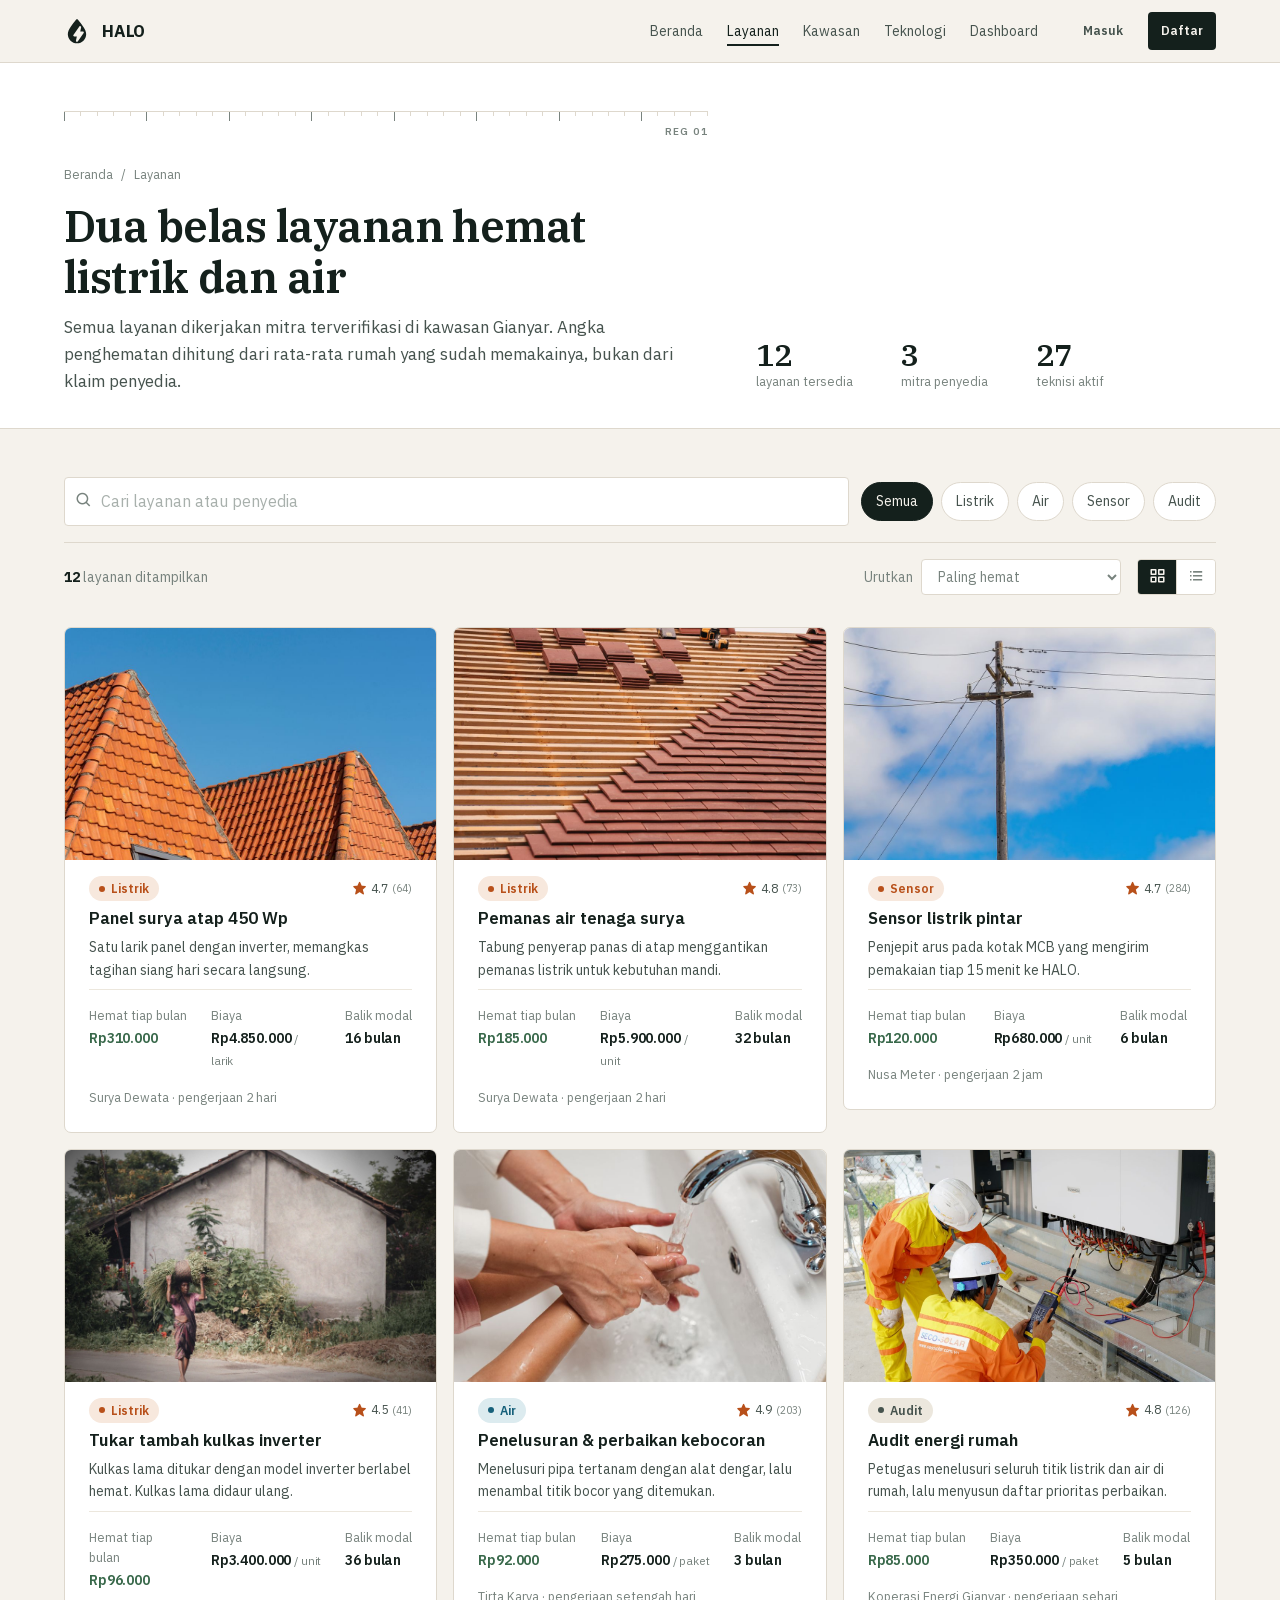
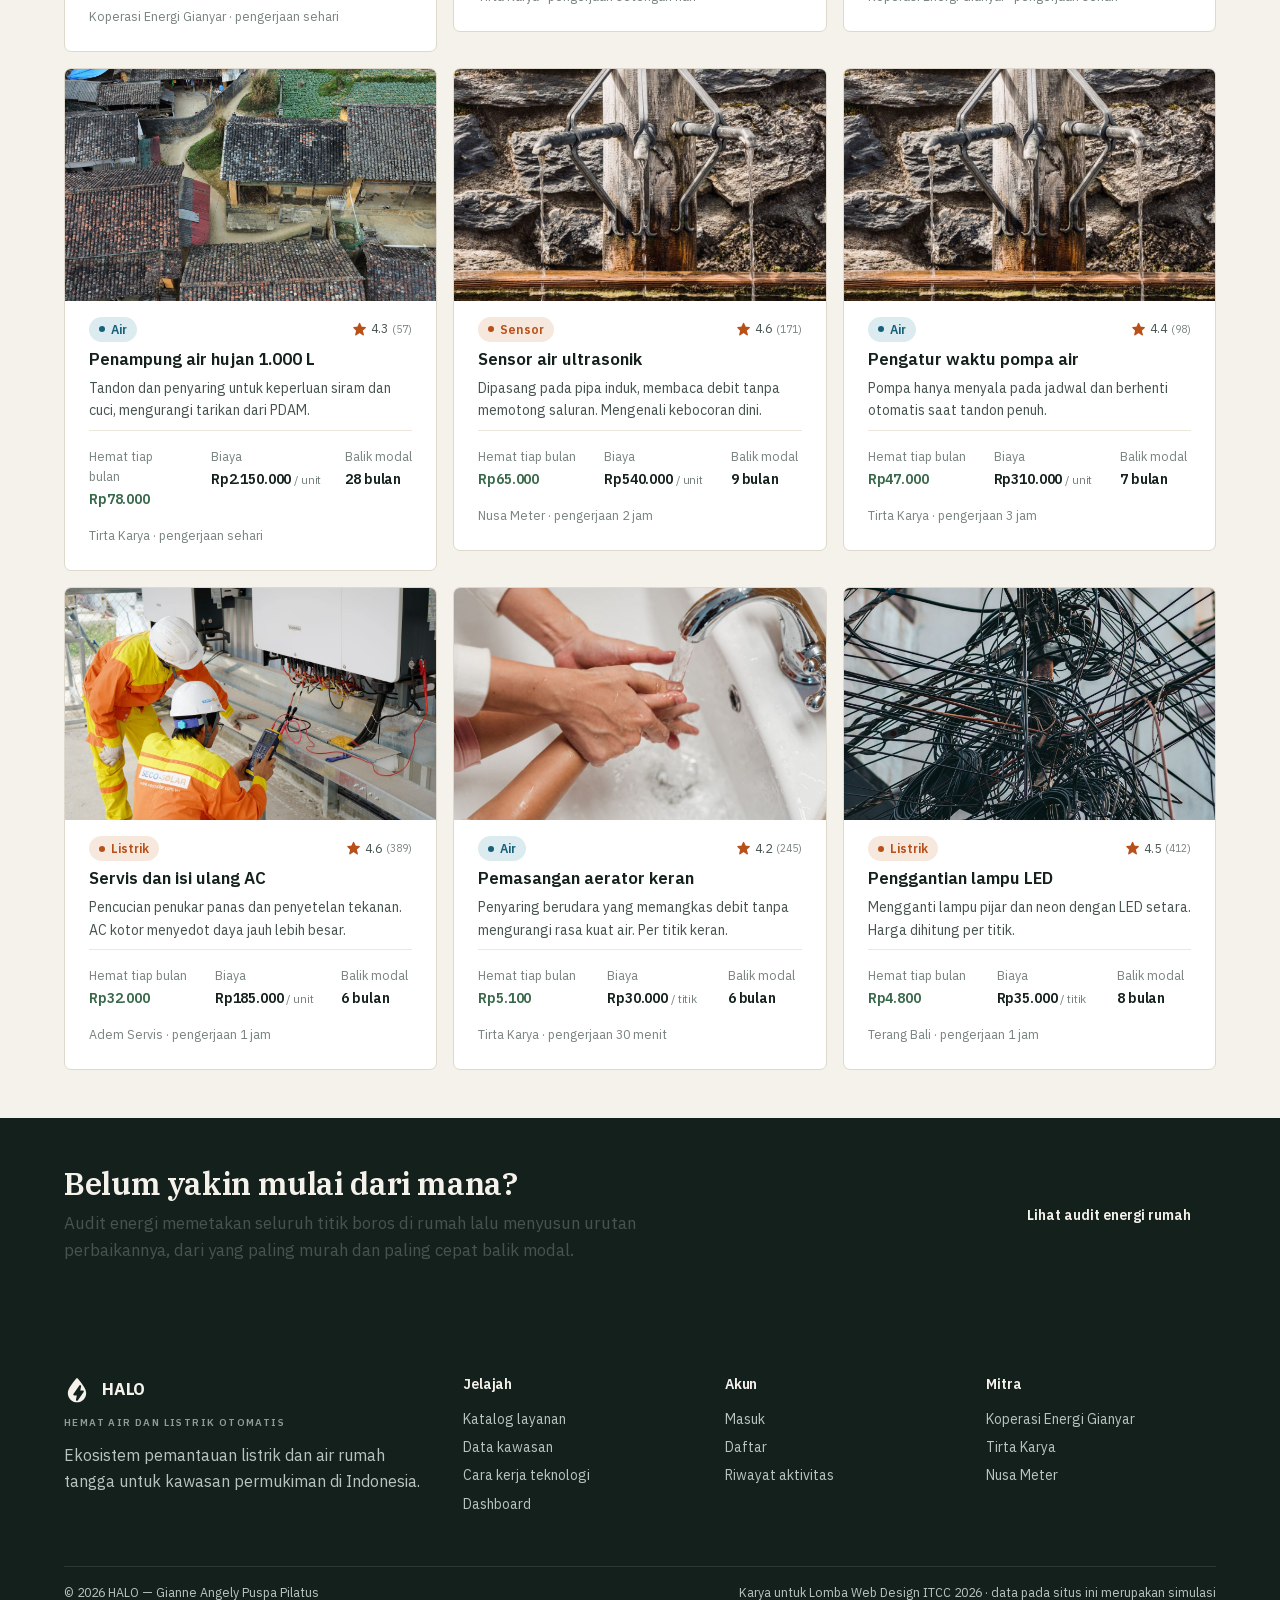
<file: WD_MAHASISWA_Gianne Angely Puspa Pilatus_ITCC 2026/Gianne Angely Puspa Pilatus_Website/pages/layanan.html>
<!DOCTYPE html>
<html lang="id" class="tanpa-js">
<head>
<meta charset="UTF-8">
<meta name="viewport" content="width=device-width, initial-scale=1">
<title>Katalog layanan — HALO</title>
<meta name="description" content="Dua belas layanan hemat listrik dan air dari mitra terverifikasi, lengkap dengan perkiraan penghematan dan titik balik modal.">
<link rel="icon" href="../assets/ill/favicon.svg" type="image/svg+xml">
<link rel="stylesheet" href="../lib/boxicons/css/boxicons.min.css">
<link rel="stylesheet" href="../css/style.css">
<link rel="stylesheet" href="../css/halaman.css">
<link rel="stylesheet" href="../css/layanan.css">
</head>
<body data-dalam="pages">

<div id="muat" aria-hidden="true">
  <svg viewBox="0 0 32 32" fill="none">
    <path class="garis" stroke="#14201c" stroke-width="1.4" fill="none"
      d="M16 1.6c.5 0 .9.2 1.2.6 2.3 2.8 4.8 5.9 6.7 8.9 1.9 2.9 3.4 6 3.4 8.9 0 6.2-5.1 11.2-11.3 11.2S4.7 26.2 4.7 20c0-2.9 1.5-6 3.4-8.9 1.9-3 4.4-6.1 6.7-8.9.3-.4.7-.6 1.2-.6Z"/>
  </svg>
</div>

<a class="lewati" href="#isi">Lompat ke isi</a>

<header class="bilah">
  <div class="wrap bilah-isi">
    <a class="merek" href="../index.html">
      <svg viewBox="0 0 32 32" fill="none" aria-hidden="true"><path fill="currentColor" fill-rule="evenodd" clip-rule="evenodd" d="M16 1.6c.5 0 .9.2 1.2.6 2.3 2.8 4.8 5.9 6.7 8.9 1.9 2.9 3.4 6 3.4 8.9 0 6.2-5.1 11.2-11.3 11.2S4.7 26.2 4.7 20c0-2.9 1.5-6 3.4-8.9 1.9-3 4.4-6.1 6.7-8.9.3-.4.7-.6 1.2-.6Zm2.9 8.9-7.3 10.4c-.3.4-.3.9 0 1.3.2.4.6.6 1.1.6h3.1l-1.1 5.1c-.1.6.2 1.2.8 1.4.5.2 1.1 0 1.4-.5l7.3-10.4c.3-.4.3-.9 0-1.3-.2-.4-.6-.6-1.1-.6h-3.1l1.1-5.1c.1-.6-.2-1.2-.8-1.4-.5-.2-1.1 0-1.4.5Z"/></svg>
      HALO
    </a>
    <nav class="menu" id="menu" aria-label="Menu utama">
      <a href="../index.html">Beranda</a>
      <a href="layanan.html">Layanan</a>
      <a href="kawasan.html">Kawasan</a>
      <a href="teknologi.html">Teknologi</a>
      <a href="dashboard.html">Dashboard</a>
    </nav>
    <div class="bilah-aksi" id="bilahAksi"></div>
    <button class="bilah-tombol" id="bilahTombol" aria-label="Buka menu" aria-expanded="false" aria-controls="menu"><i class="bx bx-menu"></i></button>
  </div>
</header>

<main id="isi">
  <section class="kepala">
    <div class="wrap kepala-kisi">
      <div>
        <div class="rel-tik" data-reg="01"></div>
        <nav class="remah" aria-label="Jejak halaman"><a href="../index.html">Beranda</a> <span>/</span> <span>Layanan</span></nav>
        <h1>Dua belas layanan hemat listrik dan air</h1>
        <p class="pengantar">
          Semua layanan dikerjakan mitra terverifikasi di kawasan Gianyar. Angka penghematan
          dihitung dari rata-rata rumah yang sudah memakainya, bukan dari klaim penyedia.
        </p>
      </div>
      <ul class="kepala-angka">
        <li><strong class="tnum">12</strong><span>layanan tersedia</span></li>
        <li><strong class="tnum">3</strong><span>mitra penyedia</span></li>
        <li><strong class="tnum">27</strong><span>teknisi aktif</span></li>
      </ul>
    </div>
  </section>

  <section class="bagian-rapat">
    <div class="wrap">

      <div class="saring-bilah">
        <div class="saring">
          <div class="cari">
            <i class="bx bx-search"></i>
            <input class="masukan" type="search" id="cariLayanan" placeholder="Cari layanan atau penyedia" aria-label="Cari layanan">
          </div>
          <div class="saring-grup" id="saringKategori" role="group" aria-label="Saring menurut kategori">
            <button class="cip" data-kategori="semua" aria-pressed="true">Semua</button>
            <button class="cip" data-kategori="listrik" aria-pressed="false">Listrik</button>
            <button class="cip" data-kategori="air" aria-pressed="false">Air</button>
            <button class="cip" data-kategori="sensor" aria-pressed="false">Sensor</button>
            <button class="cip" data-kategori="audit" aria-pressed="false">Audit</button>
          </div>
        </div>

        <div class="saring-bawah">
          <p class="saring-hasil"><strong id="jumlahHasil">12</strong> layanan ditampilkan</p>
          <div class="saring-kanan">
            <label class="urut">
              <span>Urutkan</span>
              <select class="masukan" id="urutLayanan">
                <option value="hemat">Paling hemat</option>
                <option value="murah">Termurah</option>
                <option value="balik">Paling cepat balik modal</option>
              </select>
            </label>
            <div class="tampilan" role="group" aria-label="Ganti tampilan">
              <button class="tampilan-btn" data-tampilan="kisi" aria-pressed="true" aria-label="Tampilan kisi"><i class="bx bx-grid-alt"></i></button>
              <button class="tampilan-btn" data-tampilan="daftar" aria-pressed="false" aria-label="Tampilan daftar"><i class="bx bx-list-ul"></i></button>
            </div>
          </div>
        </div>
      </div>

      <h2 class="visually-hidden">Daftar layanan yang tersedia</h2>
      <div class="kl-kisi" id="kisiLayanan">
      <article class="kl" data-id="audit-rumah" data-kategori="audit" data-nama="audit energi rumah koperasi energi gianyar" data-hemat="85000" data-biaya="350000" data-balik="5">
        <a href="detail-layanan.html?id=audit-rumah">
          <img src="../assets/img/teknisi-lapangan.jpg" width="1000" height="625" alt="Teknisi memeriksa panel peralatan di lapangan" loading="lazy">
          <div class="kl-isi">
            <div class="kl-atas"><span class="pil pil-netral">Audit</span><span class="kl-nilai"><i class="bx bxs-star"></i>4.8 <small>(126)</small></span></div>
            <h3>Audit energi rumah</h3>
            <p class="kl-ringkas">Petugas menelusuri seluruh titik listrik dan air di rumah, lalu menyusun daftar prioritas perbaikan.</p>
            <dl class="kl-angka">
              <div><dt>Hemat tiap bulan</dt><dd class="hemat ukur">Rp85.000</dd></div>
              <div><dt>Biaya</dt><dd class="ukur">Rp350.000 <small>/ paket</small></dd></div>
              <div><dt>Balik modal</dt><dd class="ukur">5 bulan</dd></div>
            </dl>
            <p class="kl-kaki">Koperasi Energi Gianyar · pengerjaan sehari</p>
          </div>
        </a>
      </article>
      <article class="kl" data-id="sensor-listrik" data-kategori="sensor" data-nama="sensor listrik pintar nusa meter" data-hemat="120000" data-biaya="680000" data-balik="6">
        <a href="detail-layanan.html?id=sensor-listrik">
          <img src="../assets/img/tiang-listrik.jpg" width="1000" height="625" alt="Tiang listrik dengan kabel distribusi di atas permukiman" loading="lazy">
          <div class="kl-isi">
            <div class="kl-atas"><span class="pil pil-listrik">Sensor</span><span class="kl-nilai"><i class="bx bxs-star"></i>4.7 <small>(284)</small></span></div>
            <h3>Sensor listrik pintar</h3>
            <p class="kl-ringkas">Penjepit arus pada kotak MCB yang mengirim pemakaian tiap 15 menit ke HALO.</p>
            <dl class="kl-angka">
              <div><dt>Hemat tiap bulan</dt><dd class="hemat ukur">Rp120.000</dd></div>
              <div><dt>Biaya</dt><dd class="ukur">Rp680.000 <small>/ unit</small></dd></div>
              <div><dt>Balik modal</dt><dd class="ukur">6 bulan</dd></div>
            </dl>
            <p class="kl-kaki">Nusa Meter · pengerjaan 2 jam</p>
          </div>
        </a>
      </article>
      <article class="kl" data-id="sensor-air" data-kategori="sensor" data-nama="sensor air ultrasonik nusa meter" data-hemat="65000" data-biaya="540000" data-balik="9">
        <a href="detail-layanan.html?id=sensor-air">
          <img src="../assets/img/pipa-air.jpg" width="1000" height="625" alt="Sambungan pipa air lama di luar bangunan" loading="lazy">
          <div class="kl-isi">
            <div class="kl-atas"><span class="pil pil-listrik">Sensor</span><span class="kl-nilai"><i class="bx bxs-star"></i>4.6 <small>(171)</small></span></div>
            <h3>Sensor air ultrasonik</h3>
            <p class="kl-ringkas">Dipasang pada pipa induk, membaca debit tanpa memotong saluran. Mengenali kebocoran dini.</p>
            <dl class="kl-angka">
              <div><dt>Hemat tiap bulan</dt><dd class="hemat ukur">Rp65.000</dd></div>
              <div><dt>Biaya</dt><dd class="ukur">Rp540.000 <small>/ unit</small></dd></div>
              <div><dt>Balik modal</dt><dd class="ukur">9 bulan</dd></div>
            </dl>
            <p class="kl-kaki">Nusa Meter · pengerjaan 2 jam</p>
          </div>
        </a>
      </article>
      <article class="kl" data-id="lampu-led" data-kategori="listrik" data-nama="penggantian lampu led terang bali" data-hemat="4800" data-biaya="35000" data-balik="8">
        <a href="detail-layanan.html?id=lampu-led">
          <img src="../assets/img/kabel-listrik.jpg" width="1000" height="625" alt="Jalinan kabel listrik yang padat di atas jalan" loading="lazy">
          <div class="kl-isi">
            <div class="kl-atas"><span class="pil pil-listrik">Listrik</span><span class="kl-nilai"><i class="bx bxs-star"></i>4.5 <small>(412)</small></span></div>
            <h3>Penggantian lampu LED</h3>
            <p class="kl-ringkas">Mengganti lampu pijar dan neon dengan LED setara. Harga dihitung per titik.</p>
            <dl class="kl-angka">
              <div><dt>Hemat tiap bulan</dt><dd class="hemat ukur">Rp4.800</dd></div>
              <div><dt>Biaya</dt><dd class="ukur">Rp35.000 <small>/ titik</small></dd></div>
              <div><dt>Balik modal</dt><dd class="ukur">8 bulan</dd></div>
            </dl>
            <p class="kl-kaki">Terang Bali · pengerjaan 1 jam</p>
          </div>
        </a>
      </article>
      <article class="kl" data-id="timer-pompa" data-kategori="air" data-nama="pengatur waktu pompa air tirta karya" data-hemat="47000" data-biaya="310000" data-balik="7">
        <a href="detail-layanan.html?id=timer-pompa">
          <img src="../assets/img/pipa-air.jpg" width="1000" height="625" alt="Jalur pipa air menuju tandon" loading="lazy">
          <div class="kl-isi">
            <div class="kl-atas"><span class="pil pil-air">Air</span><span class="kl-nilai"><i class="bx bxs-star"></i>4.4 <small>(98)</small></span></div>
            <h3>Pengatur waktu pompa air</h3>
            <p class="kl-ringkas">Pompa hanya menyala pada jadwal dan berhenti otomatis saat tandon penuh.</p>
            <dl class="kl-angka">
              <div><dt>Hemat tiap bulan</dt><dd class="hemat ukur">Rp47.000</dd></div>
              <div><dt>Biaya</dt><dd class="ukur">Rp310.000 <small>/ unit</small></dd></div>
              <div><dt>Balik modal</dt><dd class="ukur">7 bulan</dd></div>
            </dl>
            <p class="kl-kaki">Tirta Karya · pengerjaan 3 jam</p>
          </div>
        </a>
      </article>
      <article class="kl" data-id="kebocoran" data-kategori="air" data-nama="penelusuran & perbaikan kebocoran tirta karya" data-hemat="92000" data-biaya="275000" data-balik="3">
        <a href="detail-layanan.html?id=kebocoran">
          <img src="../assets/img/keran-air.jpg" width="1000" height="625" alt="Air mengalir dari keran ke sepasang tangan" loading="lazy">
          <div class="kl-isi">
            <div class="kl-atas"><span class="pil pil-air">Air</span><span class="kl-nilai"><i class="bx bxs-star"></i>4.9 <small>(203)</small></span></div>
            <h3>Penelusuran & perbaikan kebocoran</h3>
            <p class="kl-ringkas">Menelusuri pipa tertanam dengan alat dengar, lalu menambal titik bocor yang ditemukan.</p>
            <dl class="kl-angka">
              <div><dt>Hemat tiap bulan</dt><dd class="hemat ukur">Rp92.000</dd></div>
              <div><dt>Biaya</dt><dd class="ukur">Rp275.000 <small>/ paket</small></dd></div>
              <div><dt>Balik modal</dt><dd class="ukur">3 bulan</dd></div>
            </dl>
            <p class="kl-kaki">Tirta Karya · pengerjaan setengah hari</p>
          </div>
        </a>
      </article>
      <article class="kl" data-id="surya-450" data-kategori="listrik" data-nama="panel surya atap 450 wp surya dewata" data-hemat="310000" data-biaya="4850000" data-balik="16">
        <a href="detail-layanan.html?id=surya-450">
          <img src="../assets/img/panel-surya-atap.jpg" width="1000" height="625" alt="Panel surya terpasang di atap genteng rumah" loading="lazy">
          <div class="kl-isi">
            <div class="kl-atas"><span class="pil pil-listrik">Listrik</span><span class="kl-nilai"><i class="bx bxs-star"></i>4.7 <small>(64)</small></span></div>
            <h3>Panel surya atap 450 Wp</h3>
            <p class="kl-ringkas">Satu larik panel dengan inverter, memangkas tagihan siang hari secara langsung.</p>
            <dl class="kl-angka">
              <div><dt>Hemat tiap bulan</dt><dd class="hemat ukur">Rp310.000</dd></div>
              <div><dt>Biaya</dt><dd class="ukur">Rp4.850.000 <small>/ larik</small></dd></div>
              <div><dt>Balik modal</dt><dd class="ukur">16 bulan</dd></div>
            </dl>
            <p class="kl-kaki">Surya Dewata · pengerjaan 2 hari</p>
          </div>
        </a>
      </article>
      <article class="kl" data-id="tampung-hujan" data-kategori="air" data-nama="penampung air hujan 1.000 l tirta karya" data-hemat="78000" data-biaya="2150000" data-balik="28">
        <a href="detail-layanan.html?id=tampung-hujan">
          <img src="../assets/img/kawasan-atas.jpg" width="1000" height="625" alt="Atap-atap permukiman padat dilihat dari udara" loading="lazy">
          <div class="kl-isi">
            <div class="kl-atas"><span class="pil pil-air">Air</span><span class="kl-nilai"><i class="bx bxs-star"></i>4.3 <small>(57)</small></span></div>
            <h3>Penampung air hujan 1.000 L</h3>
            <p class="kl-ringkas">Tandon dan penyaring untuk keperluan siram dan cuci, mengurangi tarikan dari PDAM.</p>
            <dl class="kl-angka">
              <div><dt>Hemat tiap bulan</dt><dd class="hemat ukur">Rp78.000</dd></div>
              <div><dt>Biaya</dt><dd class="ukur">Rp2.150.000 <small>/ unit</small></dd></div>
              <div><dt>Balik modal</dt><dd class="ukur">28 bulan</dd></div>
            </dl>
            <p class="kl-kaki">Tirta Karya · pengerjaan sehari</p>
          </div>
        </a>
      </article>
      <article class="kl" data-id="servis-ac" data-kategori="listrik" data-nama="servis dan isi ulang ac adem servis" data-hemat="32000" data-biaya="185000" data-balik="6">
        <a href="detail-layanan.html?id=servis-ac">
          <img src="../assets/img/teknisi-lapangan.jpg" width="1000" height="625" alt="Teknisi mengerjakan perawatan peralatan" loading="lazy">
          <div class="kl-isi">
            <div class="kl-atas"><span class="pil pil-listrik">Listrik</span><span class="kl-nilai"><i class="bx bxs-star"></i>4.6 <small>(389)</small></span></div>
            <h3>Servis dan isi ulang AC</h3>
            <p class="kl-ringkas">Pencucian penukar panas dan penyetelan tekanan. AC kotor menyedot daya jauh lebih besar.</p>
            <dl class="kl-angka">
              <div><dt>Hemat tiap bulan</dt><dd class="hemat ukur">Rp32.000</dd></div>
              <div><dt>Biaya</dt><dd class="ukur">Rp185.000 <small>/ unit</small></dd></div>
              <div><dt>Balik modal</dt><dd class="ukur">6 bulan</dd></div>
            </dl>
            <p class="kl-kaki">Adem Servis · pengerjaan 1 jam</p>
          </div>
        </a>
      </article>
      <article class="kl" data-id="kulkas-inverter" data-kategori="listrik" data-nama="tukar tambah kulkas inverter koperasi energi gianyar" data-hemat="96000" data-biaya="3400000" data-balik="36">
        <a href="detail-layanan.html?id=kulkas-inverter">
          <img src="../assets/img/rumah-warga.jpg" width="1000" height="625" alt="Rumah warga di pedesaan dengan halaman terbuka" loading="lazy">
          <div class="kl-isi">
            <div class="kl-atas"><span class="pil pil-listrik">Listrik</span><span class="kl-nilai"><i class="bx bxs-star"></i>4.5 <small>(41)</small></span></div>
            <h3>Tukar tambah kulkas inverter</h3>
            <p class="kl-ringkas">Kulkas lama ditukar dengan model inverter berlabel hemat. Kulkas lama didaur ulang.</p>
            <dl class="kl-angka">
              <div><dt>Hemat tiap bulan</dt><dd class="hemat ukur">Rp96.000</dd></div>
              <div><dt>Biaya</dt><dd class="ukur">Rp3.400.000 <small>/ unit</small></dd></div>
              <div><dt>Balik modal</dt><dd class="ukur">36 bulan</dd></div>
            </dl>
            <p class="kl-kaki">Koperasi Energi Gianyar · pengerjaan sehari</p>
          </div>
        </a>
      </article>
      <article class="kl" data-id="aerator" data-kategori="air" data-nama="pemasangan aerator keran tirta karya" data-hemat="5100" data-biaya="30000" data-balik="6">
        <a href="detail-layanan.html?id=aerator">
          <img src="../assets/img/keran-air.jpg" width="1000" height="625" alt="Keran air rumah tangga yang sedang mengalir" loading="lazy">
          <div class="kl-isi">
            <div class="kl-atas"><span class="pil pil-air">Air</span><span class="kl-nilai"><i class="bx bxs-star"></i>4.2 <small>(245)</small></span></div>
            <h3>Pemasangan aerator keran</h3>
            <p class="kl-ringkas">Penyaring berudara yang memangkas debit tanpa mengurangi rasa kuat air. Per titik keran.</p>
            <dl class="kl-angka">
              <div><dt>Hemat tiap bulan</dt><dd class="hemat ukur">Rp5.100</dd></div>
              <div><dt>Biaya</dt><dd class="ukur">Rp30.000 <small>/ titik</small></dd></div>
              <div><dt>Balik modal</dt><dd class="ukur">6 bulan</dd></div>
            </dl>
            <p class="kl-kaki">Tirta Karya · pengerjaan 30 menit</p>
          </div>
        </a>
      </article>
      <article class="kl" data-id="pemanas-surya" data-kategori="listrik" data-nama="pemanas air tenaga surya surya dewata" data-hemat="185000" data-biaya="5900000" data-balik="32">
        <a href="detail-layanan.html?id=pemanas-surya">
          <img src="../assets/img/atap-genteng.jpg" width="1000" height="625" alt="Deretan genteng tanah liat pada atap rumah" loading="lazy">
          <div class="kl-isi">
            <div class="kl-atas"><span class="pil pil-listrik">Listrik</span><span class="kl-nilai"><i class="bx bxs-star"></i>4.8 <small>(73)</small></span></div>
            <h3>Pemanas air tenaga surya</h3>
            <p class="kl-ringkas">Tabung penyerap panas di atap menggantikan pemanas listrik untuk kebutuhan mandi.</p>
            <dl class="kl-angka">
              <div><dt>Hemat tiap bulan</dt><dd class="hemat ukur">Rp185.000</dd></div>
              <div><dt>Biaya</dt><dd class="ukur">Rp5.900.000 <small>/ unit</small></dd></div>
              <div><dt>Balik modal</dt><dd class="ukur">32 bulan</dd></div>
            </dl>
            <p class="kl-kaki">Surya Dewata · pengerjaan 2 hari</p>
          </div>
        </a>
      </article>
      </div>

      <div class="kosong" id="kosongLayanan" hidden>
        <svg viewBox="0 0 160 120" fill="none" aria-hidden="true">
          <rect x="18" y="26" width="94" height="74" rx="4" stroke="#ded8cd" stroke-width="2.5" stroke-dasharray="7 6"/>
          <path d="M64 48c0 0 13 14.6 13 22.2C77 76.7 71.2 82 64 82s-13-5.3-13-11.8C51 62.6 64 48 64 48Z" fill="#dcebef"/>
          <circle cx="112" cy="62" r="24" stroke="#b8501a" stroke-width="3" fill="#fff" fill-opacity=".65"/>
          <path d="M129 79l14 14" stroke="#b8501a" stroke-width="3.5" stroke-linecap="round"/>
          <path d="M104 62h16M112 54v16" stroke="#b8501a" stroke-width="2.4" stroke-linecap="round" opacity=".45"/>
        </svg>
        <h3>Tidak ada layanan yang cocok</h3>
        <p>Coba ganti kata pencarian atau pilih kategori lain.</p>
        <button class="btn btn-garis btn-kecil" id="hapusSaring">Hapus semua saringan</button>
      </div>

    </div>
  </section>

  <section class="bagian-rapat gelap ajak">
    <div class="wrap ajak-kisi">
      <div>
        <h2>Belum yakin mulai dari mana?</h2>
        <p class="pengantar">Audit energi memetakan seluruh titik boros di rumah lalu menyusun urutan perbaikannya, dari yang paling murah dan paling cepat balik modal.</p>
      </div>
      <a class="btn btn-utama" href="detail-layanan.html?id=audit-rumah">Lihat audit energi rumah</a>
    </div>
  </section>

</main>

<footer class="kaki">
  <div class="wrap">
    <div class="kaki-kisi">
      <div>
        <div class="merek">
          <svg viewBox="0 0 32 32" fill="none" aria-hidden="true"><path fill="currentColor" fill-rule="evenodd" clip-rule="evenodd" d="M16 1.6c.5 0 .9.2 1.2.6 2.3 2.8 4.8 5.9 6.7 8.9 1.9 2.9 3.4 6 3.4 8.9 0 6.2-5.1 11.2-11.3 11.2S4.7 26.2 4.7 20c0-2.9 1.5-6 3.4-8.9 1.9-3 4.4-6.1 6.7-8.9.3-.4.7-.6 1.2-.6Zm2.9 8.9-7.3 10.4c-.3.4-.3.9 0 1.3.2.4.6.6 1.1.6h3.1l-1.1 5.1c-.1.6.2 1.2.8 1.4.5.2 1.1 0 1.4-.5l7.3-10.4c.3-.4.3-.9 0-1.3-.2-.4-.6-.6-1.1-.6h-3.1l1.1-5.1c.1-.6-.2-1.2-.8-1.4-.5-.2-1.1 0-1.4.5Z"/></svg>
          HALO
        </div>
        <p class="kaki-plat">Hemat Air dan Listrik Otomatis</p>
        <p>Ekosistem pemantauan listrik dan air rumah tangga untuk kawasan permukiman di Indonesia.</p>
      </div>
      <div>
        <h4>Jelajah</h4>
        <a href="layanan.html">Katalog layanan</a>
        <a href="kawasan.html">Data kawasan</a>
        <a href="teknologi.html">Cara kerja teknologi</a>
        <a href="dashboard.html">Dashboard</a>
      </div>
      <div>
        <h4>Akun</h4>
        <a href="masuk.html">Masuk</a>
        <a href="masuk.html?tab=daftar">Daftar</a>
        <a href="riwayat.html">Riwayat aktivitas</a>
      </div>
      <div>
        <h4>Mitra</h4>
        <a href="layanan.html">Koperasi Energi Gianyar</a>
        <a href="layanan.html">Tirta Karya</a>
        <a href="layanan.html">Nusa Meter</a>
      </div>
    </div>
    <div class="kaki-bawah">
      <span>&copy; <span data-tahun>2026</span> HALO — Gianne Angely Puspa Pilatus</span>
      <span>Karya untuk Lomba Web Design ITCC 2026 · data pada situs ini merupakan simulasi</span>
    </div>
  </div>
</footer>

<script src="../js/data.js"></script>
<script src="../js/app.js"></script>
<script src="../js/grafik.js"></script>
<script src="../js/layanan.js"></script>
</body>
</html>
</file>
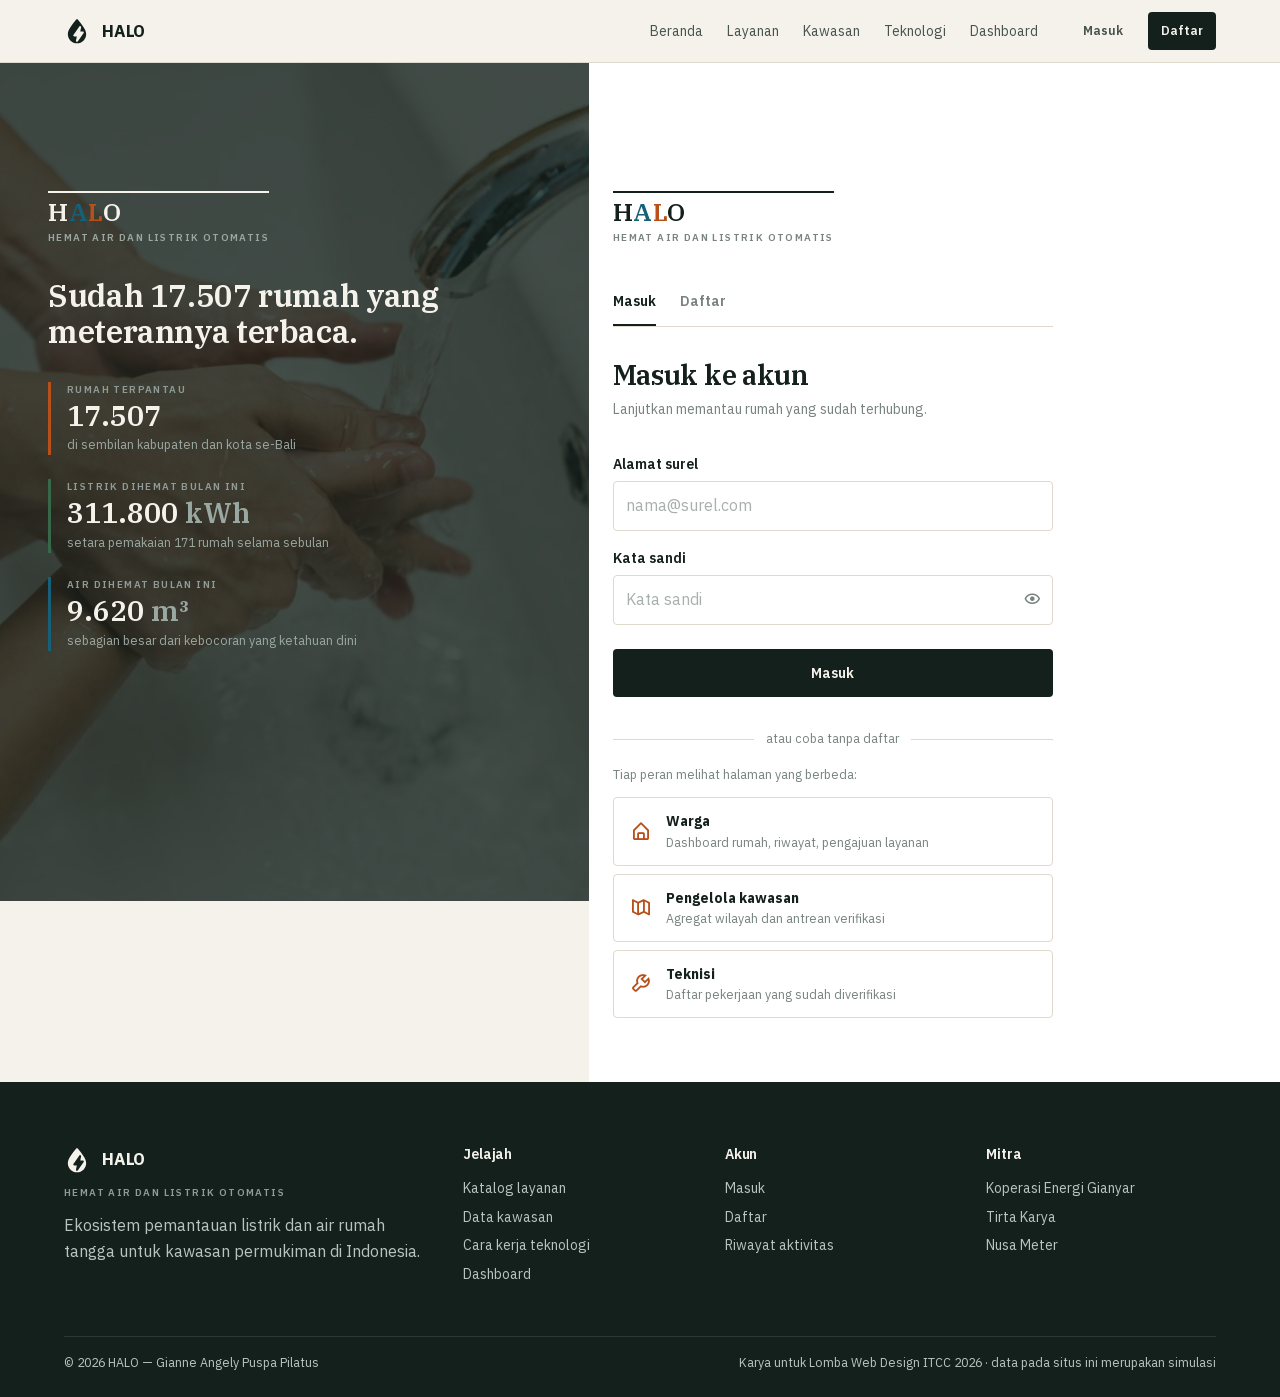
<file: WD_MAHASISWA_Gianne Angely Puspa Pilatus_ITCC 2026/Gianne Angely Puspa Pilatus_Website/pages/masuk.html>
<!DOCTYPE html>
<html lang="id" class="tanpa-js">
<head>
<meta charset="UTF-8">
<meta name="viewport" content="width=device-width, initial-scale=1">
<title>Masuk atau daftar — HALO</title>
<meta name="description" content="Masuk ke HALO atau buat akun baru untuk memantau pemakaian listrik dan air rumah.">
<link rel="icon" href="../assets/ill/favicon.svg" type="image/svg+xml">
<link rel="stylesheet" href="../lib/boxicons/css/boxicons.min.css">
<link rel="stylesheet" href="../css/style.css">
<link rel="stylesheet" href="../css/halaman.css">
<link rel="stylesheet" href="../css/masuk.css">
</head>
<body data-dalam="pages">

<div id="muat" aria-hidden="true">
  <svg viewBox="0 0 32 32" fill="none">
    <path class="garis" stroke="#14201c" stroke-width="1.4" fill="none"
      d="M16 1.6c.5 0 .9.2 1.2.6 2.3 2.8 4.8 5.9 6.7 8.9 1.9 2.9 3.4 6 3.4 8.9 0 6.2-5.1 11.2-11.3 11.2S4.7 26.2 4.7 20c0-2.9 1.5-6 3.4-8.9 1.9-3 4.4-6.1 6.7-8.9.3-.4.7-.6 1.2-.6Z"/>
  </svg>
</div>

<a class="lewati" href="#isi">Lompat ke isi</a>

<header class="bilah">
  <div class="wrap bilah-isi">
    <a class="merek" href="../index.html">
      <svg viewBox="0 0 32 32" fill="none" aria-hidden="true"><path fill="currentColor" fill-rule="evenodd" clip-rule="evenodd" d="M16 1.6c.5 0 .9.2 1.2.6 2.3 2.8 4.8 5.9 6.7 8.9 1.9 2.9 3.4 6 3.4 8.9 0 6.2-5.1 11.2-11.3 11.2S4.7 26.2 4.7 20c0-2.9 1.5-6 3.4-8.9 1.9-3 4.4-6.1 6.7-8.9.3-.4.7-.6 1.2-.6Zm2.9 8.9-7.3 10.4c-.3.4-.3.9 0 1.3.2.4.6.6 1.1.6h3.1l-1.1 5.1c-.1.6.2 1.2.8 1.4.5.2 1.1 0 1.4-.5l7.3-10.4c.3-.4.3-.9 0-1.3-.2-.4-.6-.6-1.1-.6h-3.1l1.1-5.1c.1-.6-.2-1.2-.8-1.4-.5-.2-1.1 0-1.4.5Z"/></svg>
      HALO
    </a>
    <nav class="menu" id="menu" aria-label="Menu utama">
      <a href="../index.html">Beranda</a>
      <a href="layanan.html">Layanan</a>
      <a href="kawasan.html">Kawasan</a>
      <a href="teknologi.html">Teknologi</a>
      <a href="dashboard.html">Dashboard</a>
    </nav>
    <div class="bilah-aksi" id="bilahAksi"></div>
    <button class="bilah-tombol" id="bilahTombol" aria-label="Buka menu" aria-expanded="false" aria-controls="menu"><i class="bx bx-menu"></i></button>
  </div>
</header>

<main id="isi">
  <section class="masuk">
    <div class="masuk-kiri">
      <img src="../assets/img/keran-air.jpg" width="1000" height="750" alt="Sepasang tangan dicuci di bawah keran air yang mengalir">
      <div class="masuk-kiri-isi">
        <p class="plat"><span class="plat-nama">H<span class="plat-a">A</span><span class="plat-l">L</span>O</span><span class="plat-arti">Hemat Air dan Listrik Otomatis</span></p>
        <h2>Sudah 17.507 rumah yang meterannya terbaca.</h2>
        <ul class="masuk-guna">
          <li class="sel sel-listrik">
            <span class="satuan sel-satuan">Rumah terpantau</span>
            <span class="sel-angka">17.507</span>
            <span class="sel-kaki">di sembilan kabupaten dan kota se-Bali</span>
          </li>
          <li class="sel sel-hemat">
            <span class="satuan sel-satuan">Listrik dihemat bulan ini</span>
            <span class="sel-angka">311.800 <span class="alat-unit">kWh</span></span>
            <span class="sel-kaki">setara pemakaian 171 rumah selama sebulan</span>
          </li>
          <li class="sel sel-air">
            <span class="satuan sel-satuan">Air dihemat bulan ini</span>
            <span class="sel-angka">9.620 <span class="alat-unit">m³</span></span>
            <span class="sel-kaki">sebagian besar dari kebocoran yang ketahuan dini</span>
          </li>
        </ul>
      </div>
    </div>

    <div class="masuk-kanan">
      <div class="masuk-kotak">
        <p class="plat"><span class="plat-nama">H<span class="plat-a">A</span><span class="plat-l">L</span>O</span><span class="plat-arti">Hemat Air dan Listrik Otomatis</span></p>
        <div class="tab-rak" role="tablist" aria-label="Pilih masuk atau daftar">
          <button id="tabMasuk" role="tab" aria-selected="true" aria-controls="panelMasuk">Masuk</button>
          <button id="tabDaftar" role="tab" aria-selected="false" aria-controls="panelDaftar">Daftar</button>
        </div>

        <!-- ---------- Formulir masuk ---------- -->
        <form id="panelMasuk" role="tabpanel" aria-labelledby="tabMasuk" novalidate>
          <h1>Masuk ke akun</h1>
          <p class="masuk-sub">Lanjutkan memantau rumah yang sudah terhubung.</p>

          <div class="kolom">
            <label for="mEmail">Alamat surel</label>
            <input class="masukan" type="email" id="mEmail" name="email" autocomplete="email" placeholder="nama@surel.com">
            <p class="pesan-salah" data-untuk="mEmail"></p>
          </div>
          <div class="kolom">
            <label for="mSandi">Kata sandi</label>
            <div class="sandi-bungkus">
              <input class="masukan" type="password" id="mSandi" name="sandi" autocomplete="current-password" placeholder="Kata sandi">
              <button type="button" class="sandi-intip" data-intip="mSandi" aria-label="Tampilkan kata sandi"><i class="bx bx-show"></i></button>
            </div>
            <p class="pesan-salah" data-untuk="mSandi"></p>
          </div>

          <button class="btn btn-utama masuk-kirim" type="submit">Masuk</button>

          <div class="masuk-pisah"><span>atau coba tanpa daftar</span></div>

          <p class="masuk-demo-tanda">Tiap peran melihat halaman yang berbeda:</p>
          <div class="masuk-demo">
            <button type="button" class="demo" data-peran="Warga">
              <i class="bx bx-home-alt"></i><strong>Warga</strong><span>Dashboard rumah, riwayat, pengajuan layanan</span>
            </button>
            <button type="button" class="demo" data-peran="Pengelola kawasan">
              <i class="bx bx-map-alt"></i><strong>Pengelola kawasan</strong><span>Agregat wilayah dan antrean verifikasi</span>
            </button>
            <button type="button" class="demo" data-peran="Teknisi">
              <i class="bx bx-wrench"></i><strong>Teknisi</strong><span>Daftar pekerjaan yang sudah diverifikasi</span>
            </button>
          </div>
        </form>

        <!-- ---------- Formulir daftar ---------- -->
        <form id="panelDaftar" role="tabpanel" aria-labelledby="tabDaftar" hidden novalidate>
          <h1>Buat akun baru</h1>
          <p class="masuk-sub">Akun disimpan di peramban ini saja, tidak dikirim ke mana pun.</p>

          <div class="kolom">
            <label for="dNama">Nama lengkap</label>
            <input class="masukan" type="text" id="dNama" name="nama" autocomplete="name" placeholder="Nama sesuai kartu identitas">
            <p class="pesan-salah" data-untuk="dNama"></p>
          </div>
          <div class="kolom">
            <label for="dEmail">Alamat surel</label>
            <input class="masukan" type="email" id="dEmail" name="email" autocomplete="email" placeholder="nama@surel.com">
            <p class="pesan-salah" data-untuk="dEmail"></p>
          </div>
          <div class="kolom">
            <label for="dSandi">Kata sandi <span class="bantu">— sedikitnya delapan huruf</span></label>
            <div class="sandi-bungkus">
              <input class="masukan" type="password" id="dSandi" name="sandi" autocomplete="new-password" placeholder="Buat kata sandi">
              <button type="button" class="sandi-intip" data-intip="dSandi" aria-label="Tampilkan kata sandi"><i class="bx bx-show"></i></button>
            </div>
            <div class="kuat" id="kuatSandi" aria-hidden="true"><span></span><span></span><span></span><span></span></div>
            <p class="kuat-teks" id="kuatTeks"></p>
            <p class="pesan-salah" data-untuk="dSandi"></p>
          </div>

          <fieldset class="kolom pilihan">
            <legend>Peran di HALO</legend>
            <div class="pilihan-kisi" id="pilihPeran">
              <button type="button" class="pilihan-btn" data-nilai="Warga" aria-pressed="true"><i class="bx bx-home-alt"></i>Warga</button>
              <button type="button" class="pilihan-btn" data-nilai="Pengelola kawasan" aria-pressed="false"><i class="bx bx-map-alt"></i>Pengelola kawasan</button>
              <button type="button" class="pilihan-btn" data-nilai="Teknisi" aria-pressed="false"><i class="bx bx-wrench"></i>Teknisi</button>
            </div>
          </fieldset>

          <fieldset class="kolom pilihan">
            <legend>Jenis tempat</legend>
            <div class="pilihan-kisi" id="pilihTempat">
              <button type="button" class="pilihan-btn" data-nilai="Rumah" aria-pressed="true"><i class="bx bx-home"></i>Rumah</button>
              <button type="button" class="pilihan-btn" data-nilai="Kos" aria-pressed="false"><i class="bx bx-building-house"></i>Kos</button>
              <button type="button" class="pilihan-btn" data-nilai="UMKM" aria-pressed="false"><i class="bx bx-store"></i>UMKM</button>
            </div>
          </fieldset>

          <div class="kolom">
            <label for="dWilayah">Wilayah <span class="bantu">— boleh dikosongkan</span></label>
            <input class="masukan" type="text" id="dWilayah" name="wilayah" placeholder="mis. Peliatan, Gianyar">
          </div>

          <button class="btn btn-utama masuk-kirim" type="submit">Buat akun</button>
          <p class="masuk-kaki">Dengan mendaftar, kamu setuju data pemakaian disimpan di peramban ini untuk keperluan demonstrasi.</p>
        </form>
      </div>
    </div>
  </section>

</main>

<footer class="kaki">
  <div class="wrap">
    <div class="kaki-kisi">
      <div>
        <div class="merek">
          <svg viewBox="0 0 32 32" fill="none" aria-hidden="true"><path fill="currentColor" fill-rule="evenodd" clip-rule="evenodd" d="M16 1.6c.5 0 .9.2 1.2.6 2.3 2.8 4.8 5.9 6.7 8.9 1.9 2.9 3.4 6 3.4 8.9 0 6.2-5.1 11.2-11.3 11.2S4.7 26.2 4.7 20c0-2.9 1.5-6 3.4-8.9 1.9-3 4.4-6.1 6.7-8.9.3-.4.7-.6 1.2-.6Zm2.9 8.9-7.3 10.4c-.3.4-.3.9 0 1.3.2.4.6.6 1.1.6h3.1l-1.1 5.1c-.1.6.2 1.2.8 1.4.5.2 1.1 0 1.4-.5l7.3-10.4c.3-.4.3-.9 0-1.3-.2-.4-.6-.6-1.1-.6h-3.1l1.1-5.1c.1-.6-.2-1.2-.8-1.4-.5-.2-1.1 0-1.4.5Z"/></svg>
          HALO
        </div>
        <p class="kaki-plat">Hemat Air dan Listrik Otomatis</p>
        <p>Ekosistem pemantauan listrik dan air rumah tangga untuk kawasan permukiman di Indonesia.</p>
      </div>
      <div>
        <h4>Jelajah</h4>
        <a href="layanan.html">Katalog layanan</a>
        <a href="kawasan.html">Data kawasan</a>
        <a href="teknologi.html">Cara kerja teknologi</a>
        <a href="dashboard.html">Dashboard</a>
      </div>
      <div>
        <h4>Akun</h4>
        <a href="masuk.html">Masuk</a>
        <a href="masuk.html?tab=daftar">Daftar</a>
        <a href="riwayat.html">Riwayat aktivitas</a>
      </div>
      <div>
        <h4>Mitra</h4>
        <a href="layanan.html">Koperasi Energi Gianyar</a>
        <a href="layanan.html">Tirta Karya</a>
        <a href="layanan.html">Nusa Meter</a>
      </div>
    </div>
    <div class="kaki-bawah">
      <span>&copy; <span data-tahun>2026</span> HALO — Gianne Angely Puspa Pilatus</span>
      <span>Karya untuk Lomba Web Design ITCC 2026 · data pada situs ini merupakan simulasi</span>
    </div>
  </div>
</footer>

<script src="../js/data.js"></script>
<script src="../js/app.js"></script>
<script src="../js/grafik.js"></script>
<script src="../js/masuk.js"></script>
</body>
</html>
</file>
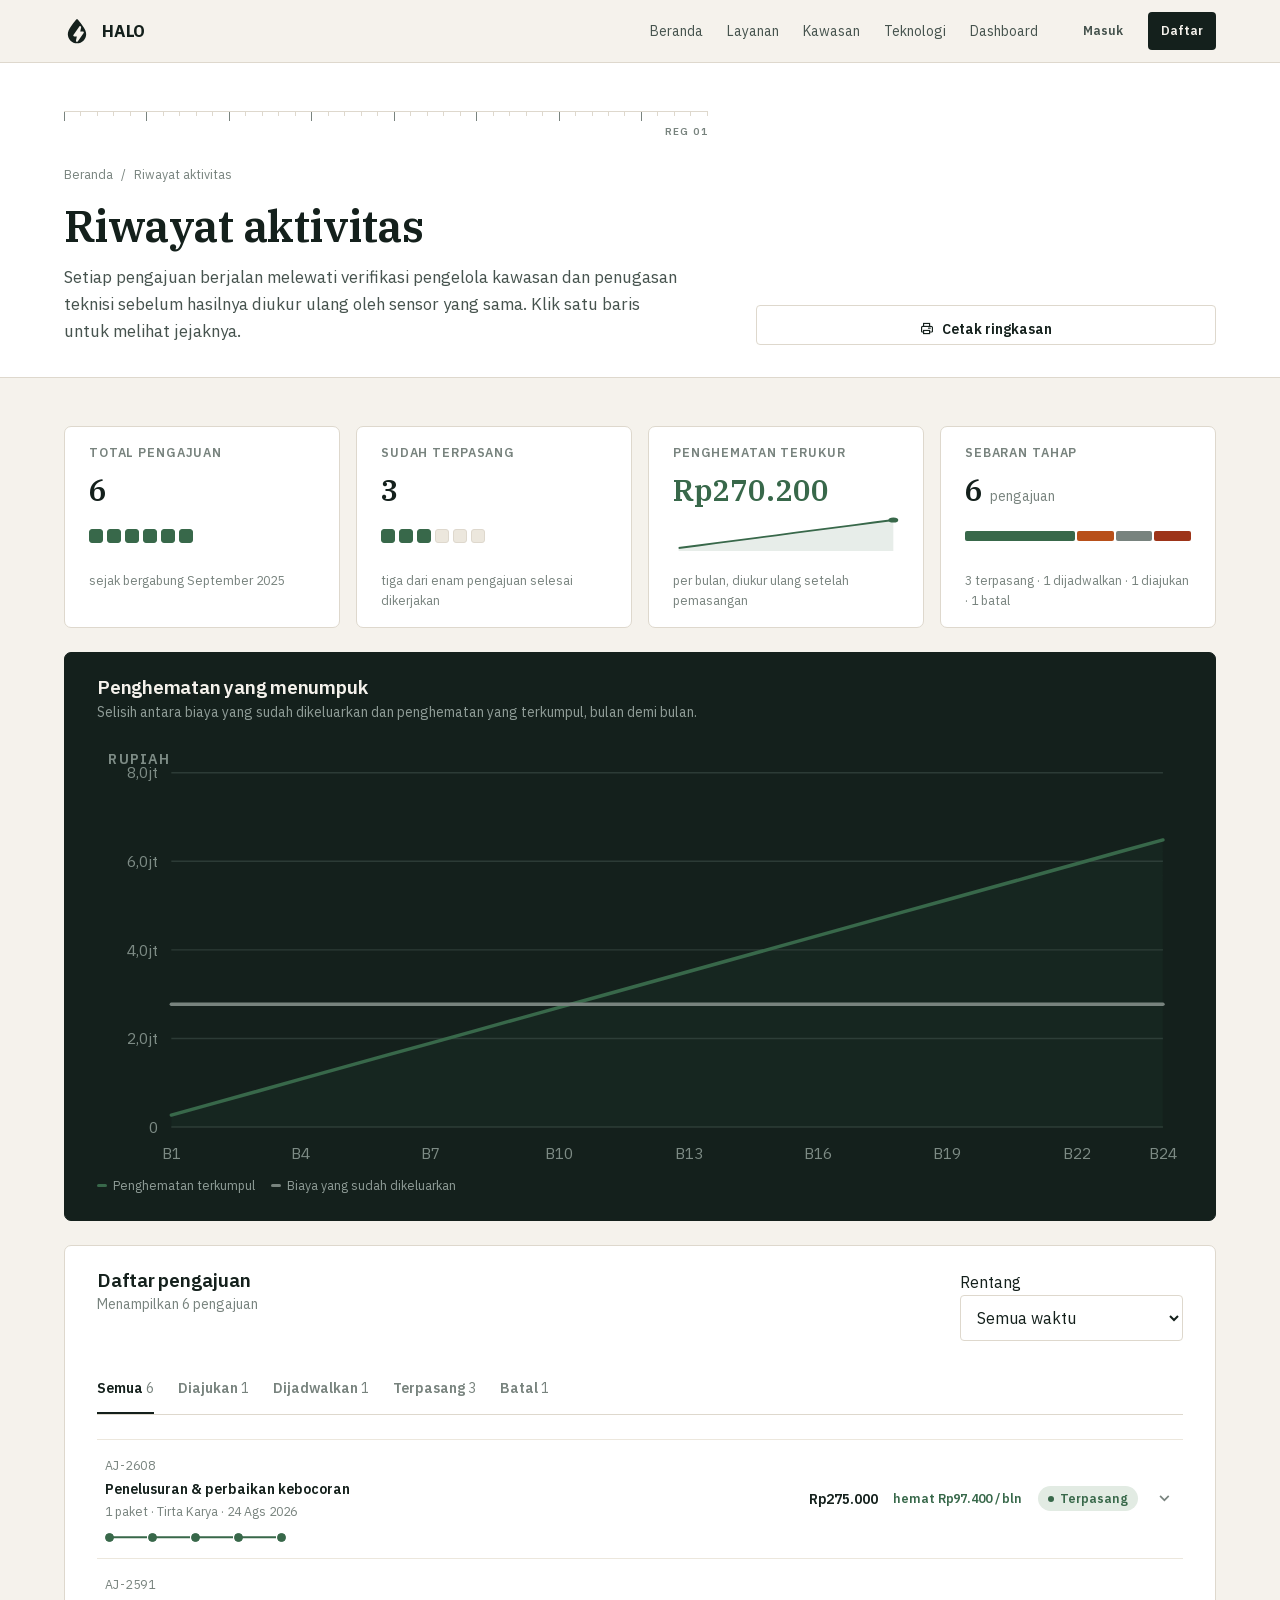
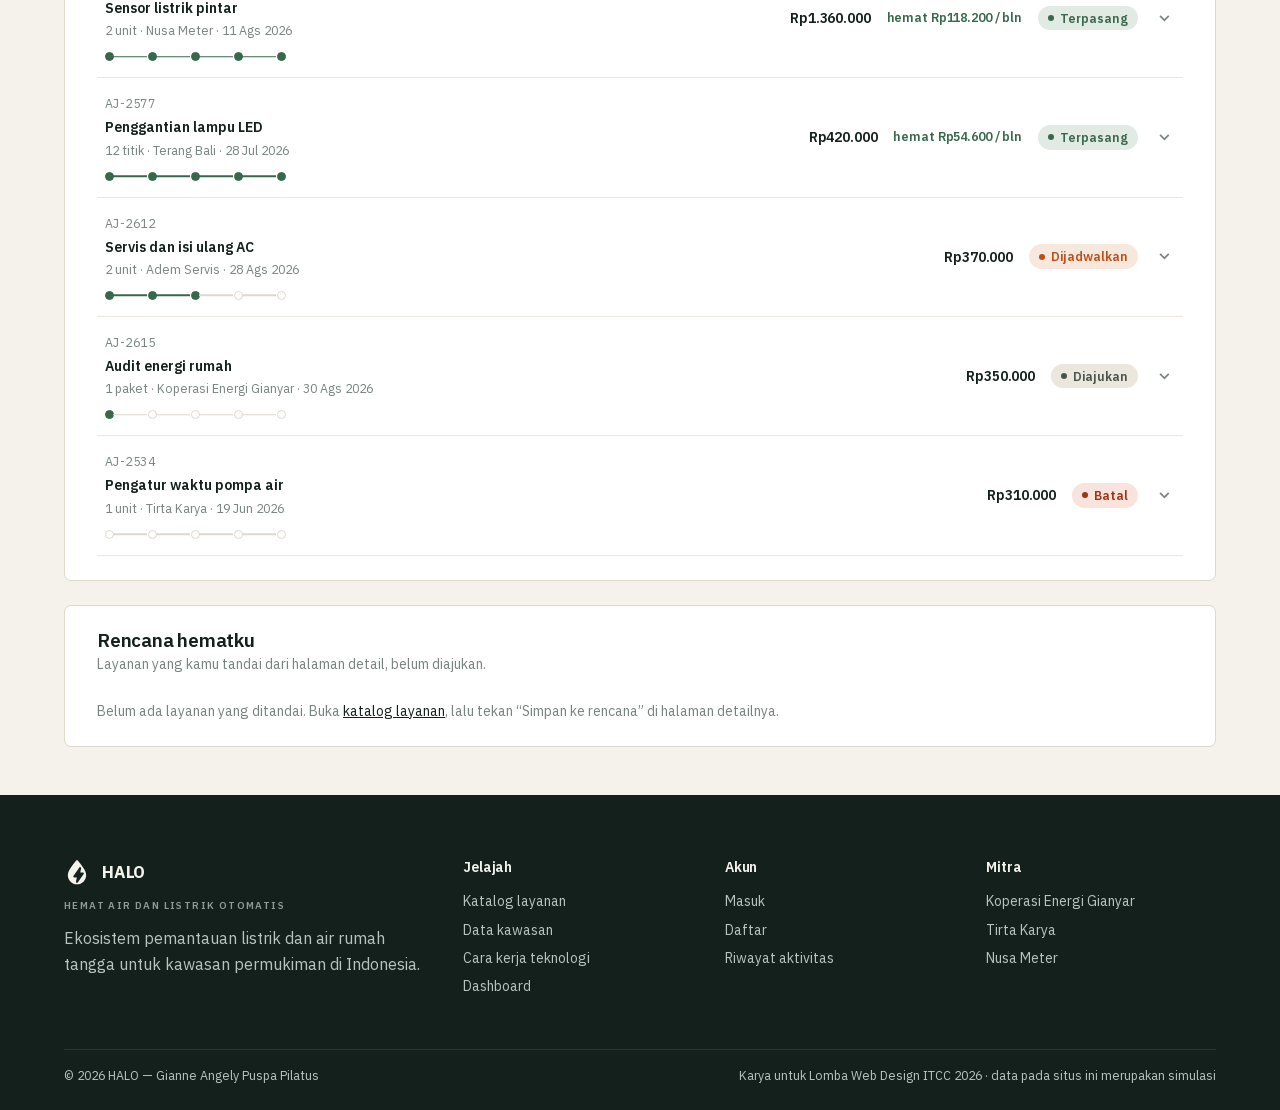
<file: WD_MAHASISWA_Gianne Angely Puspa Pilatus_ITCC 2026/Gianne Angely Puspa Pilatus_Website/pages/riwayat.html>
<!DOCTYPE html>
<html lang="id" class="tanpa-js">
<head>
<meta charset="UTF-8">
<meta name="viewport" content="width=device-width, initial-scale=1">
<title>Riwayat aktivitas — HALO</title>
<meta name="description" content="Jejak seluruh pengajuan layanan, dari verifikasi kawasan sampai hasil yang terukur sensor.">
<link rel="icon" href="../assets/ill/favicon.svg" type="image/svg+xml">
<link rel="stylesheet" href="../lib/boxicons/css/boxicons.min.css">
<link rel="stylesheet" href="../css/style.css">
<link rel="stylesheet" href="../css/halaman.css">
<link rel="stylesheet" href="../css/riwayat.css">
</head>
<body data-dalam="pages">

<div id="muat" aria-hidden="true">
  <svg viewBox="0 0 32 32" fill="none">
    <path class="garis" stroke="#14201c" stroke-width="1.4" fill="none"
      d="M16 1.6c.5 0 .9.2 1.2.6 2.3 2.8 4.8 5.9 6.7 8.9 1.9 2.9 3.4 6 3.4 8.9 0 6.2-5.1 11.2-11.3 11.2S4.7 26.2 4.7 20c0-2.9 1.5-6 3.4-8.9 1.9-3 4.4-6.1 6.7-8.9.3-.4.7-.6 1.2-.6Z"/>
  </svg>
</div>

<a class="lewati" href="#isi">Lompat ke isi</a>

<header class="bilah">
  <div class="wrap bilah-isi">
    <a class="merek" href="../index.html">
      <svg viewBox="0 0 32 32" fill="none" aria-hidden="true"><path fill="currentColor" fill-rule="evenodd" clip-rule="evenodd" d="M16 1.6c.5 0 .9.2 1.2.6 2.3 2.8 4.8 5.9 6.7 8.9 1.9 2.9 3.4 6 3.4 8.9 0 6.2-5.1 11.2-11.3 11.2S4.7 26.2 4.7 20c0-2.9 1.5-6 3.4-8.9 1.9-3 4.4-6.1 6.7-8.9.3-.4.7-.6 1.2-.6Zm2.9 8.9-7.3 10.4c-.3.4-.3.9 0 1.3.2.4.6.6 1.1.6h3.1l-1.1 5.1c-.1.6.2 1.2.8 1.4.5.2 1.1 0 1.4-.5l7.3-10.4c.3-.4.3-.9 0-1.3-.2-.4-.6-.6-1.1-.6h-3.1l1.1-5.1c.1-.6-.2-1.2-.8-1.4-.5-.2-1.1 0-1.4.5Z"/></svg>
      HALO
    </a>
    <nav class="menu" id="menu" aria-label="Menu utama">
      <a href="../index.html">Beranda</a>
      <a href="layanan.html">Layanan</a>
      <a href="kawasan.html">Kawasan</a>
      <a href="teknologi.html">Teknologi</a>
      <a href="dashboard.html">Dashboard</a>
    </nav>
    <div class="bilah-aksi" id="bilahAksi"></div>
    <button class="bilah-tombol" id="bilahTombol" aria-label="Buka menu" aria-expanded="false" aria-controls="menu"><i class="bx bx-menu"></i></button>
  </div>
</header>

<main id="isi">
  <section class="kepala">
    <div class="wrap kepala-kisi">
      <div>
        <div class="rel-tik" data-reg="01"></div>
        <nav class="remah" aria-label="Jejak halaman"><a href="../index.html">Beranda</a> <span>/</span> <span>Riwayat aktivitas</span></nav>
        <h1 id="judulRiwayat">Riwayat aktivitas</h1>
        <p class="pengantar" id="subRiwayat">
          Setiap pengajuan berjalan melewati verifikasi pengelola kawasan dan penugasan teknisi
          sebelum hasilnya diukur ulang oleh sensor yang sama.<span class="hanya-layar"> Klik satu baris untuk melihat jejaknya.</span>
        </p>
      </div>
      <button class="btn btn-garis" id="tombolCetak"><i class="bx bx-printer"></i> Cetak ringkasan</button>
    </div>
  </section>

  <section class="bagian-rapat">
    <div class="wrap tumpuk">

      <div class="panel-kisi">
        <div class="panel">
          <p class="panel-nama">Total pengajuan</p>
          <p class="panel-angka tnum" id="ringkasTotal">6</p>
          <div class="petak" id="petakTotal" aria-hidden="true"></div>
          <p class="panel-kaki">sejak bergabung September 2025</p>
        </div>
        <div class="panel">
          <p class="panel-nama">Sudah terpasang</p>
          <p class="panel-angka tnum" id="ringkasTerpasang">3</p>
          <div class="petak" id="petakTerpasang" aria-hidden="true"></div>
          <p class="panel-kaki">tiga dari enam pengajuan selesai dikerjakan</p>
        </div>
        <div class="panel">
          <p class="panel-nama">Penghematan terukur</p>
          <p class="panel-angka turun tnum" id="ringkasHemat">Rp270.200</p>
          <div class="panel-kilau" id="kilauHemat"></div>
          <p class="panel-kaki">per bulan, diukur ulang setelah pemasangan</p>
        </div>
        <div class="panel">
          <p class="panel-nama">Sebaran tahap</p>
          <p class="panel-angka tnum" id="ringkasSebaran">6 <small>pengajuan</small></p>
          <div class="sebaran" id="sebaranTahap">
            <span class="sebaran-bagian sb-terpasang" style="flex:3" title="3 terpasang"></span>
            <span class="sebaran-bagian sb-jadwal" style="flex:1" title="1 dijadwalkan"></span>
            <span class="sebaran-bagian sb-ajukan" style="flex:1" title="1 diajukan"></span>
            <span class="sebaran-bagian sb-batal" style="flex:1" title="1 batal"></span>
          </div>
          <p class="panel-kaki" id="sebaranKunci">3 terpasang · 1 dijadwalkan · 1 diajukan · 1 batal</p>
        </div>
      </div>

      <div class="kotak kotak-gelap">
        <div class="kotak-kepala">
          <div>
            <h2>Penghematan yang menumpuk</h2>
            <p>Selisih antara biaya yang sudah dikeluarkan dan penghematan yang terkumpul, bulan demi bulan.</p>
          </div>
        </div>
        <div class="gr-wadah"><div id="grafikHemat"></div></div>
        <div class="gr-legenda">
          <span><i style="background:var(--hemat)"></i>Penghematan terkumpul</span>
          <span><i style="background:var(--ink-3)"></i>Biaya yang sudah dikeluarkan</span>
        </div>
      </div>

      <div class="kotak">
        <div class="kotak-kepala">
          <div>
            <h2>Daftar pengajuan</h2>
            <p id="jumlahAjuan">Menampilkan 6 pengajuan</p>
          </div>
          <label class="urut">
            <span>Rentang</span>
            <select class="masukan" id="rentangRiwayat">
              <option value="semua">Semua waktu</option>
              <option value="30">30 hari terakhir</option>
              <option value="90">90 hari terakhir</option>
            </select>
          </label>
        </div>

        <div class="tab-rak" role="tablist" aria-label="Saring menurut status" id="tabStatus">
          <button role="tab" aria-selected="true" data-status="semua">Semua <span class="jumlah">6</span></button>
          <button role="tab" aria-selected="false" data-status="diajukan">Diajukan <span class="jumlah">1</span></button>
          <button role="tab" aria-selected="false" data-status="dijadwalkan">Dijadwalkan <span class="jumlah">1</span></button>
          <button role="tab" aria-selected="false" data-status="terpasang">Terpasang <span class="jumlah">3</span></button>
          <button role="tab" aria-selected="false" data-status="batal">Batal <span class="jumlah">1</span></button>
        </div>

        <div class="aj-daftar" id="daftarAjuan">
        <article class="aj" data-status="terpasang" data-tanggal="2026-08-24">
          <button class="aj-kepala" aria-expanded="false">
            <span class="aj-kiri">
              <span class="aj-kode tnum">AJ-2608</span>
              <span class="aj-nama">Penelusuran & perbaikan kebocoran</span>
              <span class="aj-sub">1 paket · Tirta Karya · 24 Ags 2026</span>
              <span class="jejak" role="img" aria-label="Tahap 5 dari 5"><span class="jejak-titik lewat" data-tahap="Diajukan"></span><span class="jejak-titik lewat" data-tahap="Diverifikasi"></span><span class="jejak-titik lewat" data-tahap="Dijadwalkan"></span><span class="jejak-titik lewat" data-tahap="Terpasang"></span><span class="jejak-titik lewat" data-tahap="Terukur"></span></span>
            </span>
            <span class="aj-kanan">
              <span class="aj-biaya ukur">Rp275.000</span>
              <span class="aj-hemat ukur">hemat Rp97.400 / bln</span>
              <span class="pil pil-hemat">Terpasang</span>
              <i class="bx bx-chevron-down aj-panah"></i>
            </span>
          </button>
          <div class="aj-isi" hidden>
            <div class="aj-isi-kisi">
            <ol class="lini">
            <li class="selesai">
              <div class="lini-atas"><span class="lini-judul">Diajukan</span><span class="lini-tanggal">24 Ags 2026</span></div>
              <p>Pengajuan dikirim setelah HALO menandai lonjakan pemakaian air dini hari.</p>
            </li>
            <li class="selesai">
              <div class="lini-atas"><span class="lini-judul">Diverifikasi</span><span class="lini-tanggal">24 Ags 2026</span></div>
              <p>Pengelola kawasan Peliatan menyetujui, kasus ditandai mendesak.</p>
            </li>
            <li class="selesai">
              <div class="lini-atas"><span class="lini-judul">Dijadwalkan</span><span class="lini-tanggal">25 Ags 2026</span></div>
              <p>Teknisi Tirta Karya ditugaskan untuk 26 Agustus pagi.</p>
            </li>
            <li class="selesai">
              <div class="lini-atas"><span class="lini-judul">Terpasang</span><span class="lini-tanggal">26 Ags 2026</span></div>
              <p>Ditemukan bocor pada sambungan pipa taman, ditambal dan diuji tekan.</p>
            </li>
            <li class="kini">
              <div class="lini-atas"><span class="lini-judul">Hasil terukur</span><span class="lini-tanggal">29 Ags 2026</span></div>
              <p>Pemakaian dini hari turun dari 41 liter menjadi 4 liter per jam.</p>
            </li>
            </ol>
            <div class="aj-samping"><figure class="aj-bukti"><img src="../assets/img/pipa-air.jpg" width="1000" height="625" alt="Titik sambungan pipa yang ditambal" loading="lazy"><figcaption><span class="gbr">Bukti AJ-2608</span>Titik sambungan pipa yang ditambal</figcaption></figure><div class="ukur-hasil"><span class="satuan">Selisih terukur setelah pengerjaan</span><div class="ukur-batang"><i style="width:81%"></i></div><span class="ukur-kaki ukur">Rp97.400 <span class="alat-unit">per bulan</span></span></div></div>
            </div>
            <a class="btn btn-garis btn-kecil" href="detail-layanan.html?id=kebocoran">Lihat layanan ini</a>
          </div>
        </article>
        <article class="aj" data-status="terpasang" data-tanggal="2026-08-11">
          <button class="aj-kepala" aria-expanded="false">
            <span class="aj-kiri">
              <span class="aj-kode tnum">AJ-2591</span>
              <span class="aj-nama">Sensor listrik pintar</span>
              <span class="aj-sub">2 unit · Nusa Meter · 11 Ags 2026</span>
              <span class="jejak" role="img" aria-label="Tahap 5 dari 5"><span class="jejak-titik lewat" data-tahap="Diajukan"></span><span class="jejak-titik lewat" data-tahap="Diverifikasi"></span><span class="jejak-titik lewat" data-tahap="Dijadwalkan"></span><span class="jejak-titik lewat" data-tahap="Terpasang"></span><span class="jejak-titik lewat" data-tahap="Terukur"></span></span>
            </span>
            <span class="aj-kanan">
              <span class="aj-biaya ukur">Rp1.360.000</span>
              <span class="aj-hemat ukur">hemat Rp118.200 / bln</span>
              <span class="pil pil-hemat">Terpasang</span>
              <i class="bx bx-chevron-down aj-panah"></i>
            </span>
          </button>
          <div class="aj-isi" hidden>
            <div class="aj-isi-kisi">
            <ol class="lini">
            <li class="selesai">
              <div class="lini-atas"><span class="lini-judul">Diajukan</span><span class="lini-tanggal">11 Ags 2026</span></div>
              <p>Dua unit untuk jalur utama dan jalur dapur.</p>
            </li>
            <li class="selesai">
              <div class="lini-atas"><span class="lini-judul">Diverifikasi</span><span class="lini-tanggal">12 Ags 2026</span></div>
              <p>Disetujui pengelola kawasan.</p>
            </li>
            <li class="selesai">
              <div class="lini-atas"><span class="lini-judul">Dijadwalkan</span><span class="lini-tanggal">14 Ags 2026</span></div>
              <p>Nusa Meter menjadwalkan 16 Agustus.</p>
            </li>
            <li class="selesai">
              <div class="lini-atas"><span class="lini-judul">Terpasang</span><span class="lini-tanggal">16 Ags 2026</span></div>
              <p>Terpasang di kotak MCB, data mulai mengalir pukul 13.20.</p>
            </li>
            <li class="kini">
              <div class="lini-atas"><span class="lini-judul">Hasil terukur</span><span class="lini-tanggal">30 Ags 2026</span></div>
              <p>Rincian per alat kini tersedia, pemborosan pompa terdeteksi.</p>
            </li>
            </ol>
            <div class="aj-samping"><figure class="aj-bukti"><img src="../assets/img/tiang-listrik.jpg" width="1000" height="625" alt="Jalur masuk daya sebelum sensor dipasang" loading="lazy"><figcaption><span class="gbr">Bukti AJ-2591</span>Jalur masuk daya sebelum sensor dipasang</figcaption></figure><div class="ukur-hasil"><span class="satuan">Selisih terukur setelah pengerjaan</span><div class="ukur-batang"><i style="width:99%"></i></div><span class="ukur-kaki ukur">Rp118.200 <span class="alat-unit">per bulan</span></span></div></div>
            </div>
            <a class="btn btn-garis btn-kecil" href="detail-layanan.html?id=sensor-listrik">Lihat layanan ini</a>
          </div>
        </article>
        <article class="aj" data-status="terpasang" data-tanggal="2026-07-28">
          <button class="aj-kepala" aria-expanded="false">
            <span class="aj-kiri">
              <span class="aj-kode tnum">AJ-2577</span>
              <span class="aj-nama">Penggantian lampu LED</span>
              <span class="aj-sub">12 titik · Terang Bali · 28 Jul 2026</span>
              <span class="jejak" role="img" aria-label="Tahap 5 dari 5"><span class="jejak-titik lewat" data-tahap="Diajukan"></span><span class="jejak-titik lewat" data-tahap="Diverifikasi"></span><span class="jejak-titik lewat" data-tahap="Dijadwalkan"></span><span class="jejak-titik lewat" data-tahap="Terpasang"></span><span class="jejak-titik lewat" data-tahap="Terukur"></span></span>
            </span>
            <span class="aj-kanan">
              <span class="aj-biaya ukur">Rp420.000</span>
              <span class="aj-hemat ukur">hemat Rp54.600 / bln</span>
              <span class="pil pil-hemat">Terpasang</span>
              <i class="bx bx-chevron-down aj-panah"></i>
            </span>
          </button>
          <div class="aj-isi" hidden>
            <div class="aj-isi-kisi">
            <ol class="lini">
            <li class="selesai">
              <div class="lini-atas"><span class="lini-judul">Diajukan</span><span class="lini-tanggal">28 Jul 2026</span></div>
              <p>Dua belas titik di ruang keluarga, dapur, dan teras.</p>
            </li>
            <li class="selesai">
              <div class="lini-atas"><span class="lini-judul">Diverifikasi</span><span class="lini-tanggal">29 Jul 2026</span></div>
              <p>Disetujui, masuk program hemat kawasan.</p>
            </li>
            <li class="selesai">
              <div class="lini-atas"><span class="lini-judul">Dijadwalkan</span><span class="lini-tanggal">30 Jul 2026</span></div>
              <p>Terang Bali menjadwalkan 1 Agustus.</p>
            </li>
            <li class="selesai">
              <div class="lini-atas"><span class="lini-judul">Terpasang</span><span class="lini-tanggal">1 Ags 2026</span></div>
              <p>Dua belas titik selesai diganti.</p>
            </li>
            <li class="kini">
              <div class="lini-atas"><span class="lini-judul">Hasil terukur</span><span class="lini-tanggal">25 Ags 2026</span></div>
              <p>Beban penerangan turun 31 persen.</p>
            </li>
            </ol>
            <div class="aj-samping"><figure class="aj-bukti"><img src="../assets/img/kabel-listrik.jpg" width="1000" height="625" alt="Instalasi penerangan sebelum diganti LED" loading="lazy"><figcaption><span class="gbr">Bukti AJ-2577</span>Instalasi penerangan sebelum diganti LED</figcaption></figure><div class="ukur-hasil"><span class="satuan">Selisih terukur setelah pengerjaan</span><div class="ukur-batang"><i style="width:46%"></i></div><span class="ukur-kaki ukur">Rp54.600 <span class="alat-unit">per bulan</span></span></div></div>
            </div>
            <a class="btn btn-garis btn-kecil" href="detail-layanan.html?id=lampu-led">Lihat layanan ini</a>
          </div>
        </article>
        <article class="aj" data-status="dijadwalkan" data-tanggal="2026-08-28">
          <button class="aj-kepala" aria-expanded="false">
            <span class="aj-kiri">
              <span class="aj-kode tnum">AJ-2612</span>
              <span class="aj-nama">Servis dan isi ulang AC</span>
              <span class="aj-sub">2 unit · Adem Servis · 28 Ags 2026</span>
              <span class="jejak" role="img" aria-label="Tahap 3 dari 5"><span class="jejak-titik lewat" data-tahap="Diajukan"></span><span class="jejak-titik lewat" data-tahap="Diverifikasi"></span><span class="jejak-titik lewat" data-tahap="Dijadwalkan"></span><span class="jejak-titik" data-tahap="Terpasang"></span><span class="jejak-titik" data-tahap="Terukur"></span></span>
            </span>
            <span class="aj-kanan">
              <span class="aj-biaya ukur">Rp370.000</span>
              <span class="pil pil-listrik">Dijadwalkan</span>
              <i class="bx bx-chevron-down aj-panah"></i>
            </span>
          </button>
          <div class="aj-isi" hidden>
            <div class="aj-isi-kisi">
            <ol class="lini">
            <li class="selesai">
              <div class="lini-atas"><span class="lini-judul">Diajukan</span><span class="lini-tanggal">28 Ags 2026</span></div>
              <p>Dua unit AC kamar, terakhir diservis sepuluh bulan lalu.</p>
            </li>
            <li class="selesai">
              <div class="lini-atas"><span class="lini-judul">Diverifikasi</span><span class="lini-tanggal">29 Ags 2026</span></div>
              <p>Disetujui pengelola kawasan.</p>
            </li>
            <li class="kini">
              <div class="lini-atas"><span class="lini-judul">Dijadwalkan</span><span class="lini-tanggal">30 Ags 2026</span></div>
              <p>Adem Servis dijadwalkan 2 September pukul 09.00.</p>
            </li>
            </ol>
            <div class="aj-samping"></div>
            </div>
            <a class="btn btn-garis btn-kecil" href="detail-layanan.html?id=servis-ac">Lihat layanan ini</a>
          </div>
        </article>
        <article class="aj" data-status="diajukan" data-tanggal="2026-08-30">
          <button class="aj-kepala" aria-expanded="false">
            <span class="aj-kiri">
              <span class="aj-kode tnum">AJ-2615</span>
              <span class="aj-nama">Audit energi rumah</span>
              <span class="aj-sub">1 paket · Koperasi Energi Gianyar · 30 Ags 2026</span>
              <span class="jejak" role="img" aria-label="Tahap 1 dari 5"><span class="jejak-titik lewat" data-tahap="Diajukan"></span><span class="jejak-titik" data-tahap="Diverifikasi"></span><span class="jejak-titik" data-tahap="Dijadwalkan"></span><span class="jejak-titik" data-tahap="Terpasang"></span><span class="jejak-titik" data-tahap="Terukur"></span></span>
            </span>
            <span class="aj-kanan">
              <span class="aj-biaya ukur">Rp350.000</span>
              <span class="pil pil-netral">Diajukan</span>
              <i class="bx bx-chevron-down aj-panah"></i>
            </span>
          </button>
          <div class="aj-isi" hidden>
            <div class="aj-isi-kisi">
            <ol class="lini">
            <li class="kini">
              <div class="lini-atas"><span class="lini-judul">Diajukan</span><span class="lini-tanggal">30 Ags 2026</span></div>
              <p>Menunggu verifikasi pengelola kawasan.</p>
            </li>
            </ol>
            <div class="aj-samping"></div>
            </div>
            <a class="btn btn-garis btn-kecil" href="detail-layanan.html?id=audit-rumah">Lihat layanan ini</a>
          </div>
        </article>
        <article class="aj" data-status="batal" data-tanggal="2026-06-19">
          <button class="aj-kepala" aria-expanded="false">
            <span class="aj-kiri">
              <span class="aj-kode tnum">AJ-2534</span>
              <span class="aj-nama">Pengatur waktu pompa air</span>
              <span class="aj-sub">1 unit · Tirta Karya · 19 Jun 2026</span>
              <span class="jejak jejak-batal" role="img" aria-label="Tahap dibatalkan"><span class="jejak-titik" data-tahap="Diajukan"></span><span class="jejak-titik" data-tahap="Diverifikasi"></span><span class="jejak-titik" data-tahap="Dijadwalkan"></span><span class="jejak-titik" data-tahap="Terpasang"></span><span class="jejak-titik" data-tahap="Terukur"></span></span>
            </span>
            <span class="aj-kanan">
              <span class="aj-biaya ukur">Rp310.000</span>
              <span class="pil pil-waspada">Batal</span>
              <i class="bx bx-chevron-down aj-panah"></i>
            </span>
          </button>
          <div class="aj-isi" hidden>
            <div class="aj-isi-kisi">
            <ol class="lini">
            <li class="selesai">
              <div class="lini-atas"><span class="lini-judul">Diajukan</span><span class="lini-tanggal">19 Jun 2026</span></div>
              <p>Pengajuan pengatur waktu pompa.</p>
            </li>
            <li class="selesai">
              <div class="lini-atas"><span class="lini-judul">Diverifikasi</span><span class="lini-tanggal">21 Jun 2026</span></div>
              <p>Disetujui pengelola kawasan.</p>
            </li>
            <li class="">
              <div class="lini-atas"><span class="lini-judul">Batal</span><span class="lini-tanggal">24 Jun 2026</span></div>
              <p>Dibatalkan pemilik rumah, menunggu penggantian pompa lebih dulu.</p>
            </li>
            </ol>
            <div class="aj-samping"></div>
            </div>
            <a class="btn btn-garis btn-kecil" href="detail-layanan.html?id=timer-pompa">Lihat layanan ini</a>
          </div>
        </article>
        </div>

        <div class="kosong" id="kosongAjuan" hidden>
          <svg viewBox="0 0 160 120" fill="none" aria-hidden="true">
            <rect x="30" y="20" width="100" height="82" rx="5" fill="#fff" stroke="#ded8cd" stroke-width="2.5"/>
            <path d="M46 44h68M46 60h52M46 76h34" stroke="#ded8cd" stroke-width="3" stroke-linecap="round"/>
            <circle cx="112" cy="82" r="19" fill="#f7e8dd" stroke="#b8501a" stroke-width="2.5"/>
            <path d="M112 74v9M112 89v.5" stroke="#b8501a" stroke-width="3" stroke-linecap="round"/>
          </svg>
          <h3>Belum ada pengajuan di rentang ini</h3>
          <p>Ganti saringan status atau rentang waktunya, atau ajukan layanan baru dari katalog.</p>
          <a class="btn btn-garis btn-kecil" href="layanan.html">Buka katalog layanan</a>
        </div>
      </div>

      <div class="kotak">
        <div class="kotak-kepala">
          <div>
            <h2>Rencana hematku</h2>
            <p>Layanan yang kamu tandai dari halaman detail, belum diajukan.</p>
          </div>
        </div>
        <div id="daftarRencana"></div>
      </div>

    </div>
  </section>

</main>

<footer class="kaki">
  <div class="wrap">
    <div class="kaki-kisi">
      <div>
        <div class="merek">
          <svg viewBox="0 0 32 32" fill="none" aria-hidden="true"><path fill="currentColor" fill-rule="evenodd" clip-rule="evenodd" d="M16 1.6c.5 0 .9.2 1.2.6 2.3 2.8 4.8 5.9 6.7 8.9 1.9 2.9 3.4 6 3.4 8.9 0 6.2-5.1 11.2-11.3 11.2S4.7 26.2 4.7 20c0-2.9 1.5-6 3.4-8.9 1.9-3 4.4-6.1 6.7-8.9.3-.4.7-.6 1.2-.6Zm2.9 8.9-7.3 10.4c-.3.4-.3.9 0 1.3.2.4.6.6 1.1.6h3.1l-1.1 5.1c-.1.6.2 1.2.8 1.4.5.2 1.1 0 1.4-.5l7.3-10.4c.3-.4.3-.9 0-1.3-.2-.4-.6-.6-1.1-.6h-3.1l1.1-5.1c.1-.6-.2-1.2-.8-1.4-.5-.2-1.1 0-1.4.5Z"/></svg>
          HALO
        </div>
        <p class="kaki-plat">Hemat Air dan Listrik Otomatis</p>
        <p>Ekosistem pemantauan listrik dan air rumah tangga untuk kawasan permukiman di Indonesia.</p>
      </div>
      <div>
        <h4>Jelajah</h4>
        <a href="layanan.html">Katalog layanan</a>
        <a href="kawasan.html">Data kawasan</a>
        <a href="teknologi.html">Cara kerja teknologi</a>
        <a href="dashboard.html">Dashboard</a>
      </div>
      <div>
        <h4>Akun</h4>
        <a href="masuk.html">Masuk</a>
        <a href="masuk.html?tab=daftar">Daftar</a>
        <a href="riwayat.html">Riwayat aktivitas</a>
      </div>
      <div>
        <h4>Mitra</h4>
        <a href="layanan.html">Koperasi Energi Gianyar</a>
        <a href="layanan.html">Tirta Karya</a>
        <a href="layanan.html">Nusa Meter</a>
      </div>
    </div>
    <div class="kaki-bawah">
      <span>&copy; <span data-tahun>2026</span> HALO — Gianne Angely Puspa Pilatus</span>
      <span>Karya untuk Lomba Web Design ITCC 2026 · data pada situs ini merupakan simulasi</span>
    </div>
  </div>
</footer>

<script src="../js/data.js"></script>
<script src="../js/app.js"></script>
<script src="../js/grafik.js"></script>
<script src="../js/riwayat.js"></script>
</body>
</html>
</file>
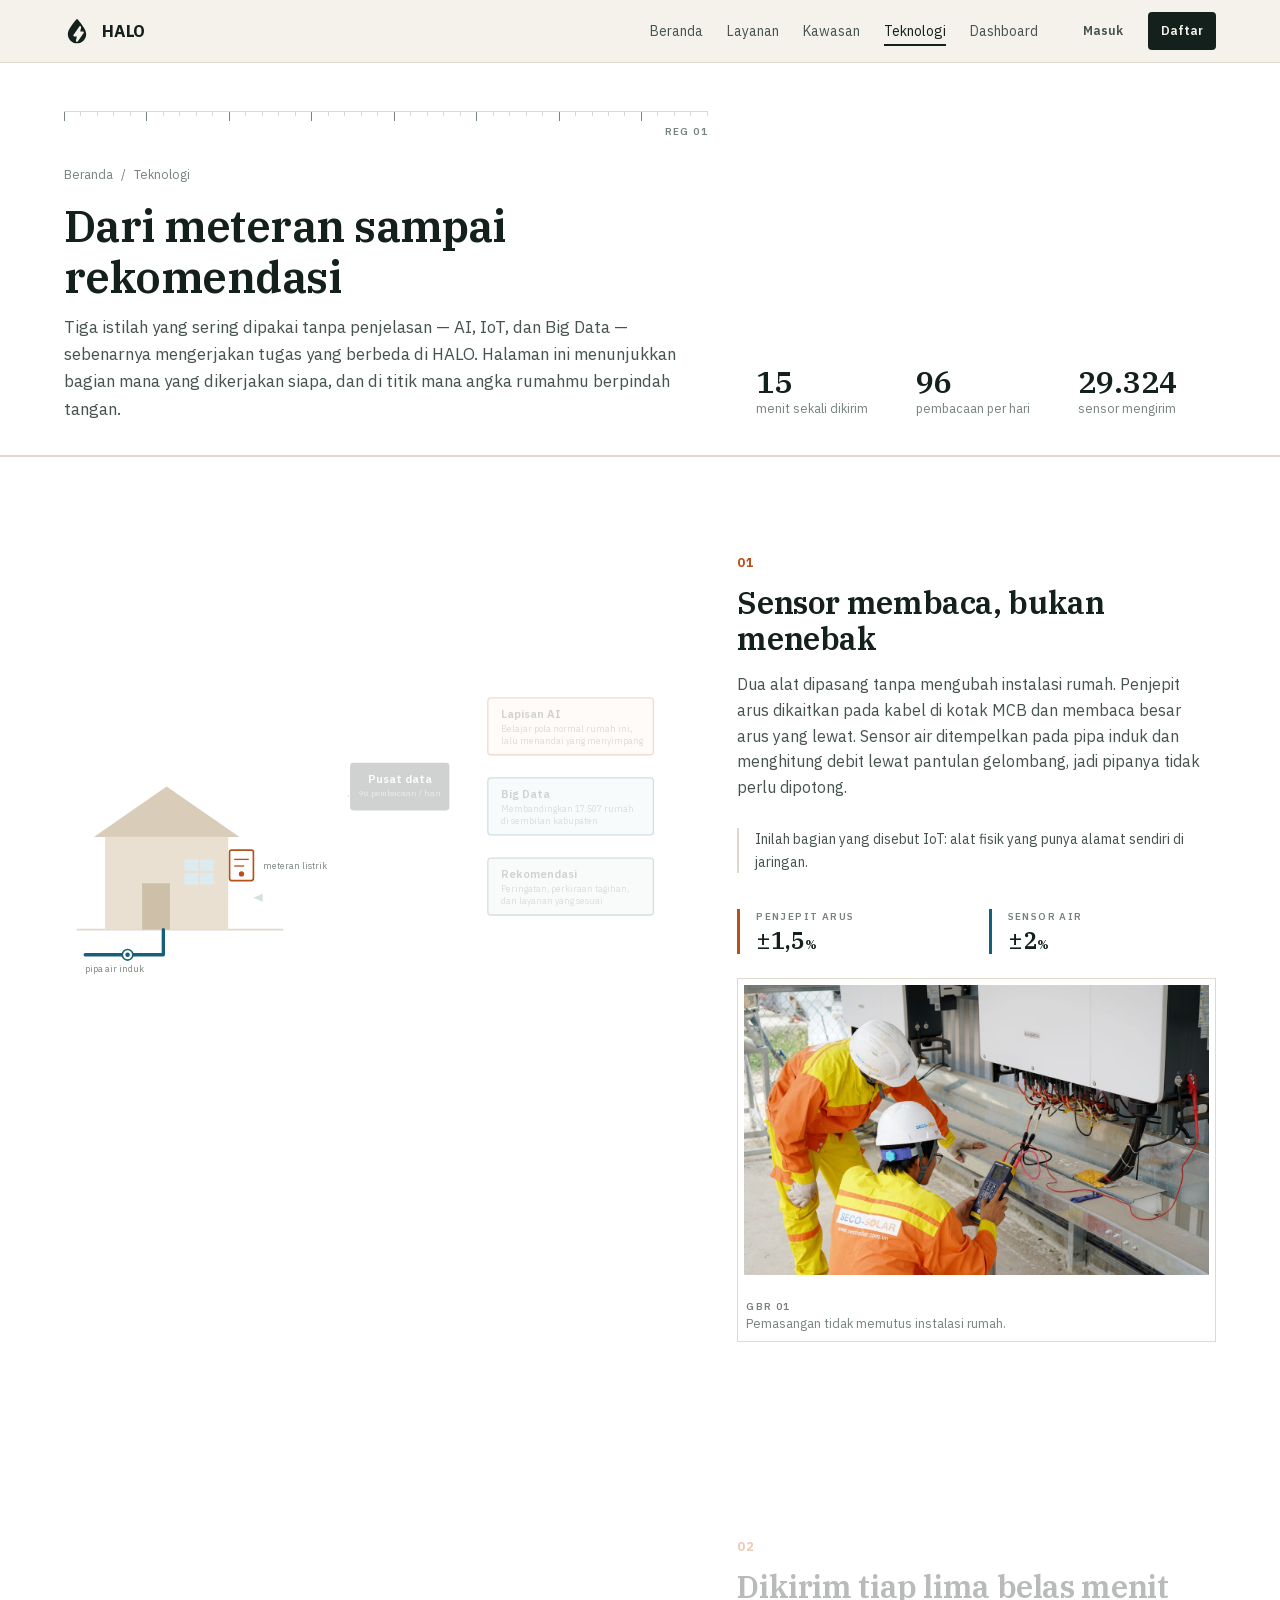
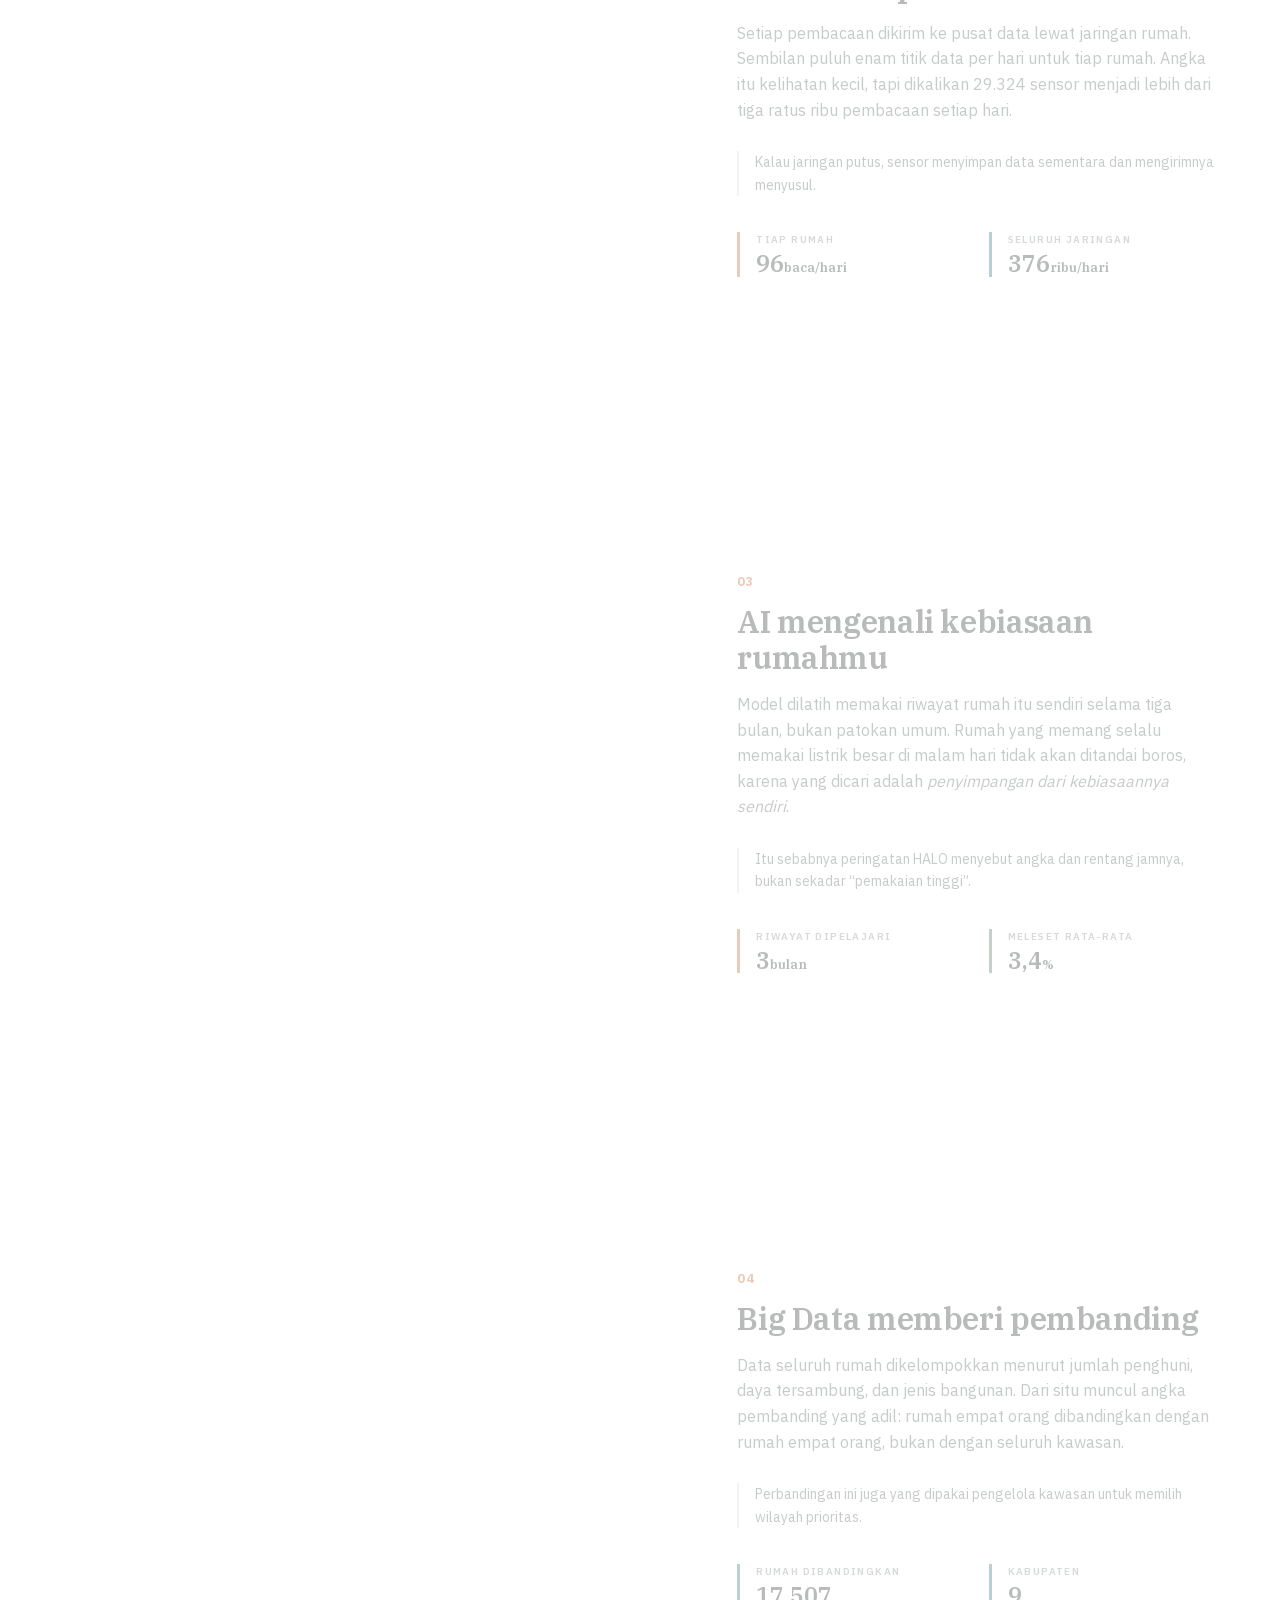
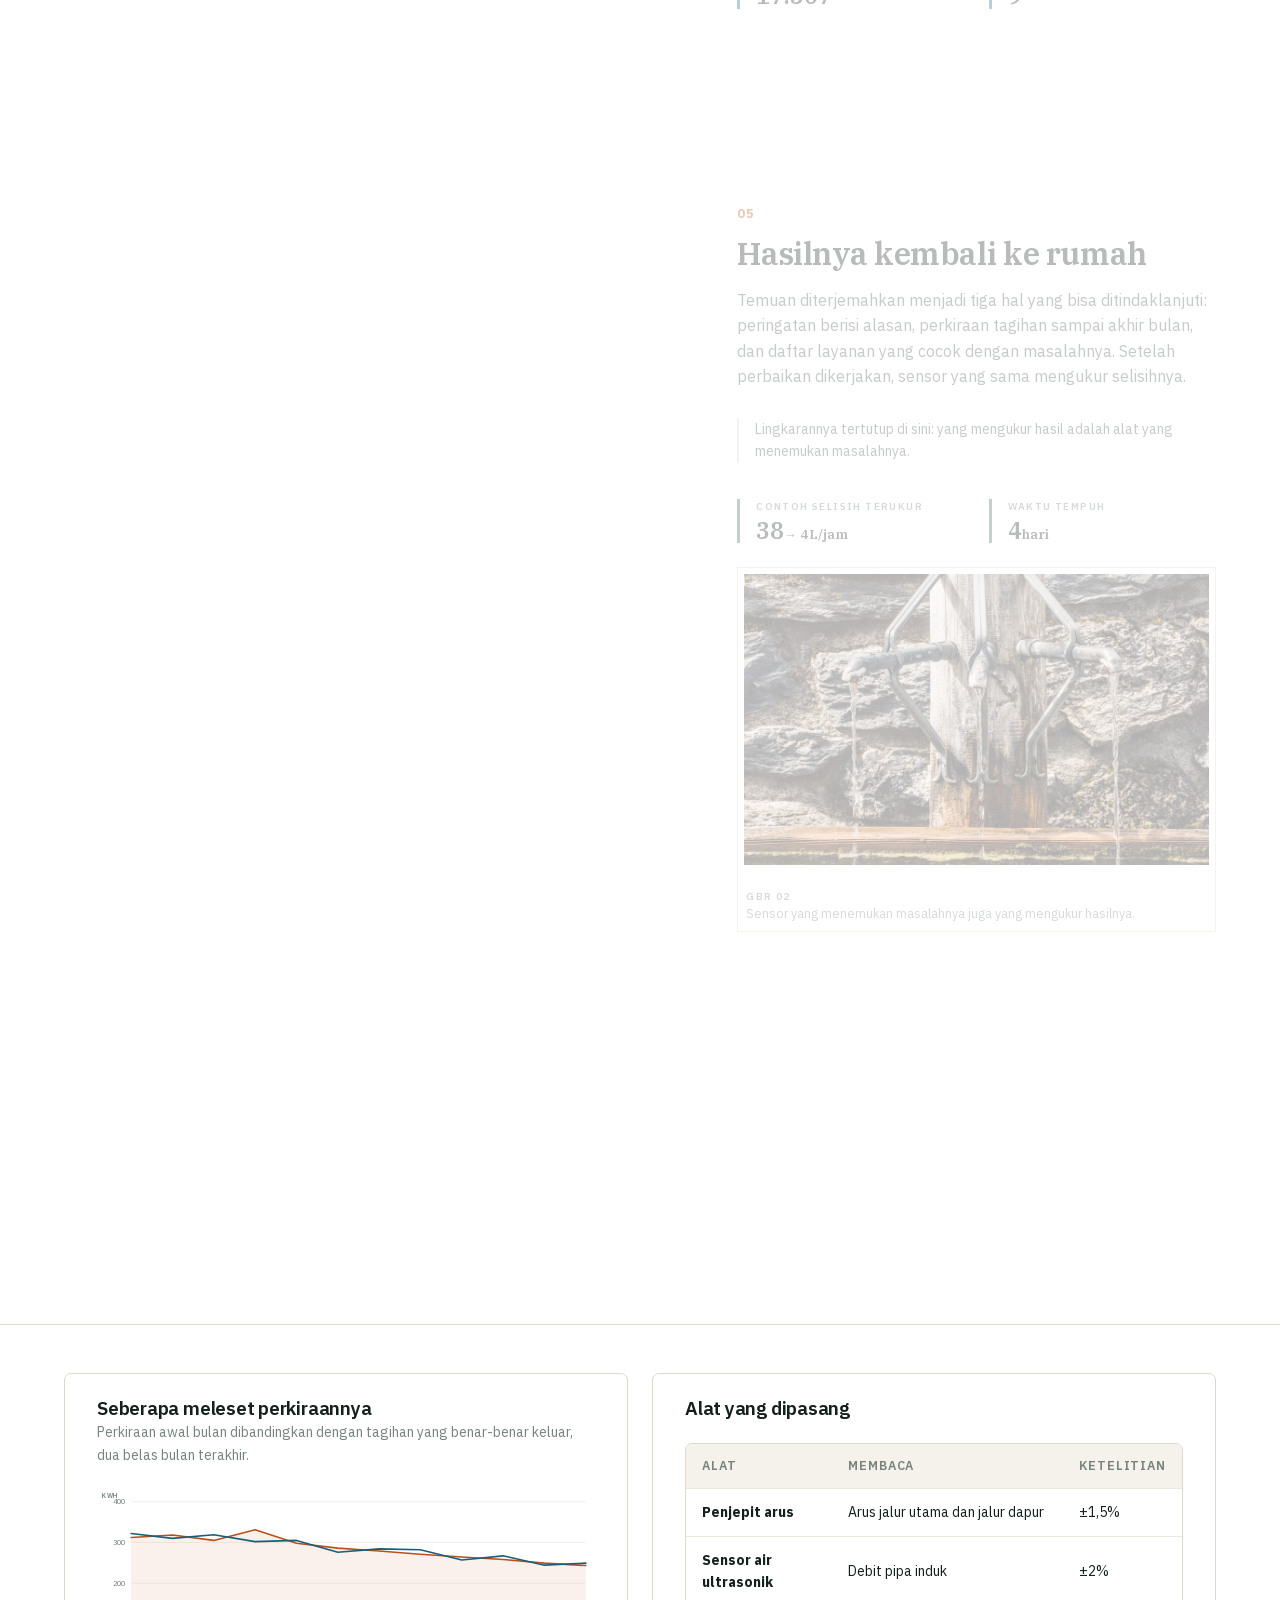
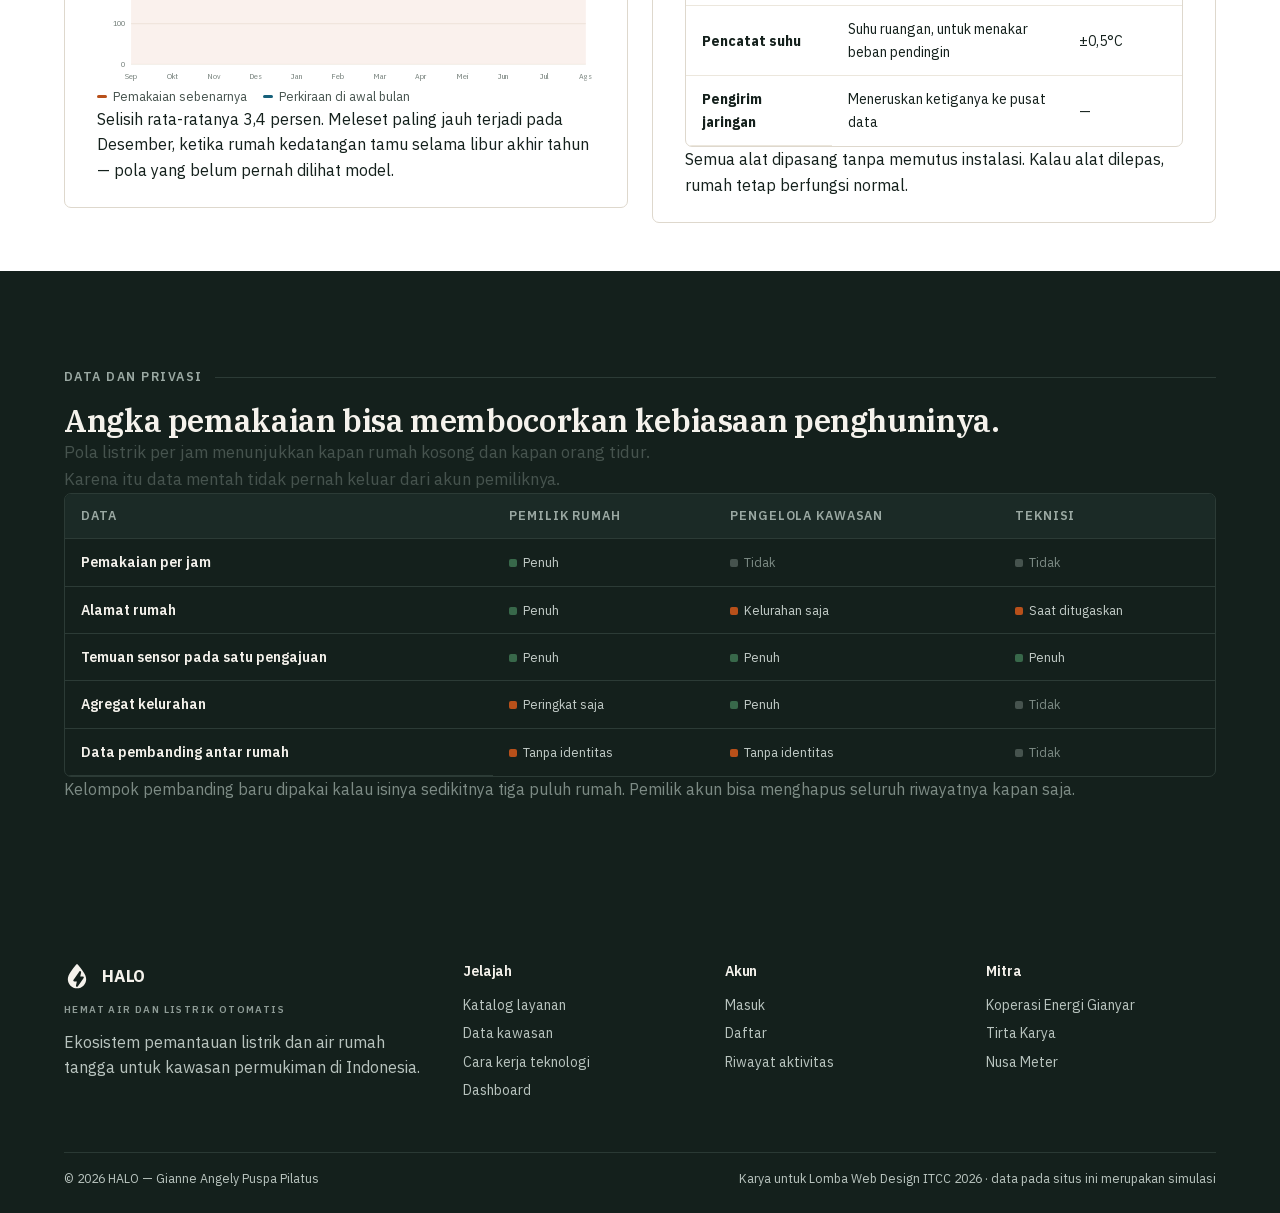
<file: WD_MAHASISWA_Gianne Angely Puspa Pilatus_ITCC 2026/Gianne Angely Puspa Pilatus_Website/pages/teknologi.html>
<!DOCTYPE html>
<html lang="id" class="tanpa-js">
<head>
<meta charset="UTF-8">
<meta name="viewport" content="width=device-width, initial-scale=1">
<title>Cara kerja teknologi — HALO</title>
<meta name="description" content="Penjelasan alur data HALO dari sensor IoT di meteran, lapisan AI pendeteksi kejanggalan, sampai rekomendasi yang kembali ke rumah.">
<link rel="icon" href="../assets/ill/favicon.svg" type="image/svg+xml">
<link rel="stylesheet" href="../lib/boxicons/css/boxicons.min.css">
<link rel="stylesheet" href="../css/style.css">
<link rel="stylesheet" href="../css/halaman.css">
<link rel="stylesheet" href="../css/teknologi.css">
</head>
<body data-dalam="pages">

<div id="muat" aria-hidden="true">
  <svg viewBox="0 0 32 32" fill="none">
    <path class="garis" stroke="#14201c" stroke-width="1.4" fill="none"
      d="M16 1.6c.5 0 .9.2 1.2.6 2.3 2.8 4.8 5.9 6.7 8.9 1.9 2.9 3.4 6 3.4 8.9 0 6.2-5.1 11.2-11.3 11.2S4.7 26.2 4.7 20c0-2.9 1.5-6 3.4-8.9 1.9-3 4.4-6.1 6.7-8.9.3-.4.7-.6 1.2-.6Z"/>
  </svg>
</div>

<a class="lewati" href="#isi">Lompat ke isi</a>

<header class="bilah">
  <div class="wrap bilah-isi">
    <a class="merek" href="../index.html">
      <svg viewBox="0 0 32 32" fill="none" aria-hidden="true"><path fill="currentColor" fill-rule="evenodd" clip-rule="evenodd" d="M16 1.6c.5 0 .9.2 1.2.6 2.3 2.8 4.8 5.9 6.7 8.9 1.9 2.9 3.4 6 3.4 8.9 0 6.2-5.1 11.2-11.3 11.2S4.7 26.2 4.7 20c0-2.9 1.5-6 3.4-8.9 1.9-3 4.4-6.1 6.7-8.9.3-.4.7-.6 1.2-.6Zm2.9 8.9-7.3 10.4c-.3.4-.3.9 0 1.3.2.4.6.6 1.1.6h3.1l-1.1 5.1c-.1.6.2 1.2.8 1.4.5.2 1.1 0 1.4-.5l7.3-10.4c.3-.4.3-.9 0-1.3-.2-.4-.6-.6-1.1-.6h-3.1l1.1-5.1c.1-.6-.2-1.2-.8-1.4-.5-.2-1.1 0-1.4.5Z"/></svg>
      HALO
    </a>
    <nav class="menu" id="menu" aria-label="Menu utama">
      <a href="../index.html">Beranda</a>
      <a href="layanan.html">Layanan</a>
      <a href="kawasan.html">Kawasan</a>
      <a href="teknologi.html">Teknologi</a>
      <a href="dashboard.html">Dashboard</a>
    </nav>
    <div class="bilah-aksi" id="bilahAksi"></div>
    <button class="bilah-tombol" id="bilahTombol" aria-label="Buka menu" aria-expanded="false" aria-controls="menu"><i class="bx bx-menu"></i></button>
  </div>
</header>

<main id="isi">
  <section class="kepala">
    <div class="wrap kepala-kisi">
      <div>
        <div class="rel-tik" data-reg="01"></div>
        <nav class="remah" aria-label="Jejak halaman"><a href="../index.html">Beranda</a> <span>/</span> <span>Teknologi</span></nav>
        <h1>Dari meteran sampai rekomendasi</h1>
        <p class="pengantar">
          Tiga istilah yang sering dipakai tanpa penjelasan — AI, IoT, dan Big Data — sebenarnya
          mengerjakan tugas yang berbeda di HALO. Halaman ini menunjukkan bagian mana yang
          dikerjakan siapa, dan di titik mana angka rumahmu berpindah tangan.
        </p>
      </div>
      <ul class="kepala-angka">
        <li><strong class="tnum">15</strong><span>menit sekali dikirim</span></li>
        <li><strong class="tnum">96</strong><span>pembacaan per hari</span></li>
        <li><strong class="tnum">29.324</strong><span>sensor mengirim</span></li>
      </ul>
    </div>
  </section>

  <!-- ============ Bagian bercerita sambil digulir ============ -->
  <section class="cerita" id="cerita">
    <div class="wrap cerita-kisi">

      <div class="cerita-panggung">
        <div class="cerita-lekat">
        <svg class="diagram" id="diagram" viewBox="0 0 920 470" role="img"
             aria-label="Diagram alur data HALO dari sensor di rumah menuju pusat data, lapisan AI, perbandingan Big Data, lalu kembali sebagai rekomendasi">
          <title>Alur data HALO</title>

          <!-- Tanah -->
          <line x1="20" y1="392" x2="330" y2="392" stroke="#ded8cd" stroke-width="2.5" stroke-linecap="round"/>

          <!-- Rumah -->
          <g id="dRumah">
            <path d="M45 252 L155 176 L265 252 Z" fill="#d9cdba"/>
            <rect x="62" y="252" width="186" height="140" fill="#e9e0d1"/>
            <rect x="118" y="322" width="42" height="70" fill="#cdbfa8"/>
            <rect x="182" y="286" width="44" height="38" fill="#dcebef"/>
            <line x1="204" y1="286" x2="204" y2="324" stroke="#e9e0d1" stroke-width="3"/>
            <line x1="182" y1="305" x2="226" y2="305" stroke="#e9e0d1" stroke-width="3"/>
          </g>

          <!-- Kotak meteran listrik dan pipa air -->
          <g id="dSensor">
            <rect x="250" y="272" width="36" height="46" rx="3" fill="#fff" stroke="#b8501a" stroke-width="2.5"/>
            <line x1="257" y1="286" x2="279" y2="286" stroke="#b8501a" stroke-width="2"/>
            <line x1="257" y1="296" x2="272" y2="296" stroke="#b8501a" stroke-width="2"/>
            <circle class="nadi" cx="268" cy="308" r="4" fill="#b8501a"/>
            <path d="M32 430 H150 V392" stroke="#16607a" stroke-width="5" fill="none" stroke-linecap="round" stroke-linejoin="round"/>
            <circle class="nadi" cx="96" cy="430" r="8" fill="#fff" stroke="#16607a" stroke-width="2.5"/>
            <circle class="nadi" cx="96" cy="430" r="3.4" fill="#16607a"/>
            <text x="300" y="300" class="dg-tanda">meteran listrik</text>
            <text x="32" y="456" class="dg-tanda">pipa air induk</text>
          </g>

          <!-- Pengiriman berkala -->
          <g id="dKirim">
            <path d="M292 288 C360 250 380 190 430 168" stroke="#b8501a" stroke-width="2.5" fill="none" stroke-dasharray="6 7" class="alur"/>
            <path d="M108 424 C220 400 330 250 430 190" stroke="#16607a" stroke-width="2.5" fill="none" stroke-dasharray="6 7" class="alur"/>
            <rect x="432" y="140" width="150" height="72" rx="5" fill="#14201c"/>
            <text x="507" y="170" class="dg-judul-terang">Pusat data</text>
            <text x="507" y="190" class="dg-kecil-terang">96 pembacaan / hari</text>
          </g>

          <!-- Lapisan AI -->
          <g id="dAi">
            <rect x="640" y="42" width="250" height="86" rx="5" fill="#f7e8dd" stroke="#b8501a" stroke-width="2"/>
            <text x="660" y="72" class="dg-judul">Lapisan AI</text>
            <text x="660" y="94" class="dg-kecil">Belajar pola normal rumah ini,</text>
            <text x="660" y="112" class="dg-kecil">lalu menandai yang menyimpang</text>
            <path d="M582 176 C610 176 614 96 638 88" stroke="#b8501a" stroke-width="2.5" fill="none" class="alur"/>
          </g>

          <!-- Lapisan Big Data -->
          <g id="dData">
            <rect x="640" y="163" width="250" height="86" rx="5" fill="#dcebef" stroke="#16607a" stroke-width="2"/>
            <text x="660" y="193" class="dg-judul">Big Data</text>
            <text x="660" y="215" class="dg-kecil">Membandingkan 17.507 rumah</text>
            <text x="660" y="233" class="dg-kecil">di sembilan kabupaten</text>
            <path d="M582 190 C606 190 612 204 638 206" stroke="#16607a" stroke-width="2.5" fill="none" class="alur"/>
          </g>

          <!-- Rekomendasi kembali ke rumah -->
          <g id="dBalik">
            <rect x="640" y="284" width="250" height="86" rx="5" fill="#e2ebe3" stroke="#38684a" stroke-width="2"/>
            <text x="660" y="314" class="dg-judul">Rekomendasi</text>
            <text x="660" y="336" class="dg-kecil">Peringatan, perkiraan tagihan,</text>
            <text x="660" y="354" class="dg-kecil">dan layanan yang sesuai</text>
            <path d="M765 128 V161" stroke="#b8501a" stroke-width="2.5" class="alur"/>
            <path d="M765 249 V282" stroke="#16607a" stroke-width="2.5" class="alur"/>
            <path d="M638 344 C480 344 400 344 292 344" stroke="#38684a" stroke-width="2.5" fill="none" stroke-linecap="round" class="alur"/>
            <path d="M300 338 L286 344 L300 350 Z" fill="#38684a"/>
          </g>
        </svg>
        </div>
      </div>

      <ol class="cerita-langkah" id="ceritaLangkah">
        <li data-sorot="dSensor">
          <span class="cerita-nomor">01</span>
          <h2>Sensor membaca, bukan menebak</h2>
          <p>
            Dua alat dipasang tanpa mengubah instalasi rumah. Penjepit arus dikaitkan pada kabel
            di kotak MCB dan membaca besar arus yang lewat. Sensor air ditempelkan pada pipa induk
            dan menghitung debit lewat pantulan gelombang, jadi pipanya tidak perlu dipotong.
          </p>
          <p class="cerita-catatan">Inilah bagian yang disebut IoT: alat fisik yang punya alamat sendiri di jaringan.</p>
                  <div class="keping"><span class="sel sel-listrik"><span class="satuan sel-satuan">Penjepit arus</span><span class="sel-angka">±1,5<span class="alat-unit">%</span></span></span><span class="sel sel-air"><span class="satuan sel-satuan">Sensor air</span><span class="sel-angka">±2<span class="alat-unit">%</span></span></span></div><figure class="bingkai langkah-foto"><img src="../assets/img/teknisi-lapangan.jpg" width="1200" height="750" alt="Teknisi memasang alat pada panel di lapangan" loading="lazy"><figcaption><span class="gbr">GBR 01</span>Pemasangan tidak memutus instalasi rumah.</figcaption></figure>
        </li>
        <li data-sorot="dKirim">
          <span class="cerita-nomor">02</span>
          <h2>Dikirim tiap lima belas menit</h2>
          <p>
            Setiap pembacaan dikirim ke pusat data lewat jaringan rumah. Sembilan puluh enam titik
            data per hari untuk tiap rumah. Angka itu kelihatan kecil, tapi dikalikan 29.324 sensor
            menjadi lebih dari tiga ratus ribu pembacaan setiap hari.
          </p>
          <p class="cerita-catatan">Kalau jaringan putus, sensor menyimpan data sementara dan mengirimnya menyusul.</p>
                  <div class="keping"><span class="sel sel-listrik"><span class="satuan sel-satuan">Tiap rumah</span><span class="sel-angka">96<span class="alat-unit">baca/hari</span></span></span><span class="sel sel-air"><span class="satuan sel-satuan">Seluruh jaringan</span><span class="sel-angka">376<span class="alat-unit">ribu/hari</span></span></span></div>
        </li>
        <li data-sorot="dAi">
          <span class="cerita-nomor">03</span>
          <h2>AI mengenali kebiasaan rumahmu</h2>
          <p>
            Model dilatih memakai riwayat rumah itu sendiri selama tiga bulan, bukan patokan umum.
            Rumah yang memang selalu memakai listrik besar di malam hari tidak akan ditandai boros,
            karena yang dicari adalah <em>penyimpangan dari kebiasaannya sendiri</em>.
          </p>
          <p class="cerita-catatan">Itu sebabnya peringatan HALO menyebut angka dan rentang jamnya, bukan sekadar “pemakaian tinggi”.</p>
                  <div class="keping"><span class="sel sel-listrik"><span class="satuan sel-satuan">Riwayat dipelajari</span><span class="sel-angka">3<span class="alat-unit">bulan</span></span></span><span class="sel sel-hemat"><span class="satuan sel-satuan">Meleset rata-rata</span><span class="sel-angka">3,4<span class="alat-unit">%</span></span></span></div>
        </li>
        <li data-sorot="dData">
          <span class="cerita-nomor">04</span>
          <h2>Big Data memberi pembanding</h2>
          <p>
            Data seluruh rumah dikelompokkan menurut jumlah penghuni, daya tersambung, dan jenis
            bangunan. Dari situ muncul angka pembanding yang adil: rumah empat orang dibandingkan
            dengan rumah empat orang, bukan dengan seluruh kawasan.
          </p>
          <p class="cerita-catatan">Perbandingan ini juga yang dipakai pengelola kawasan untuk memilih wilayah prioritas.</p>
                  <div class="keping"><span class="sel sel-air"><span class="satuan sel-satuan">Rumah dibandingkan</span><span class="sel-angka">17.507</span></span><span class="sel sel-air"><span class="satuan sel-satuan">Kabupaten</span><span class="sel-angka">9</span></span></div>
        </li>
        <li data-sorot="dBalik">
          <span class="cerita-nomor">05</span>
          <h2>Hasilnya kembali ke rumah</h2>
          <p>
            Temuan diterjemahkan menjadi tiga hal yang bisa ditindaklanjuti: peringatan berisi
            alasan, perkiraan tagihan sampai akhir bulan, dan daftar layanan yang cocok dengan
            masalahnya. Setelah perbaikan dikerjakan, sensor yang sama mengukur selisihnya.
          </p>
          <p class="cerita-catatan">Lingkarannya tertutup di sini: yang mengukur hasil adalah alat yang menemukan masalahnya.</p>
                  <div class="keping"><span class="sel sel-hemat"><span class="satuan sel-satuan">Contoh selisih terukur</span><span class="sel-angka">38<span class="alat-unit">→ 4 L/jam</span></span></span><span class="sel sel-hemat"><span class="satuan sel-satuan">Waktu tempuh</span><span class="sel-angka">4<span class="alat-unit">hari</span></span></span></div><figure class="bingkai langkah-foto"><img src="../assets/img/pipa-air.jpg" width="1000" height="625" alt="Sambungan pipa air yang menjadi titik kebocoran" loading="lazy"><figcaption><span class="gbr">GBR 02</span>Sensor yang menemukan masalahnya juga yang mengukur hasilnya.</figcaption></figure>
        </li>
      </ol>
    </div>
  </section>

  <!-- ============ Ketepatan perkiraan ============ -->
  <section class="bagian-rapat putih">
    <div class="wrap dua-kolom">
      <div class="kotak">
        <div class="kotak-kepala">
          <div>
            <h2>Seberapa meleset perkiraannya</h2>
            <p>Perkiraan awal bulan dibandingkan dengan tagihan yang benar-benar keluar, dua belas bulan terakhir.</p>
          </div>
        </div>
        <div class="gr-wadah"><div id="grafikTepat"></div></div>
        <div class="gr-legenda">
          <span><i style="background:var(--listrik)"></i>Pemakaian sebenarnya</span>
          <span><i style="background:var(--air)"></i>Perkiraan di awal bulan</span>
        </div>
        <p class="gr-keterangan">
          Selisih rata-ratanya 3,4 persen. Meleset paling jauh terjadi pada Desember, ketika
          rumah kedatangan tamu selama libur akhir tahun — pola yang belum pernah dilihat model.
        </p>
      </div>

      <div class="kotak">
        <div class="kotak-kepala"><h2>Alat yang dipasang</h2></div>
        <div class="tabel-bungkus">
          <table class="tabel tabel-sensor">
            <thead>
              <tr><th scope="col">Alat</th><th scope="col">Membaca</th><th scope="col">Ketelitian</th></tr>
            </thead>
            <tbody>
              <tr><th scope="row">Penjepit arus</th><td>Arus jalur utama dan jalur dapur</td><td class="tnum">±1,5%</td></tr>
              <tr><th scope="row">Sensor air ultrasonik</th><td>Debit pipa induk</td><td class="tnum">±2%</td></tr>
              <tr><th scope="row">Pencatat suhu</th><td>Suhu ruangan, untuk menakar beban pendingin</td><td class="tnum">±0,5°C</td></tr>
              <tr><th scope="row">Pengirim jaringan</th><td>Meneruskan ketiganya ke pusat data</td><td>—</td></tr>
            </tbody>
          </table>
        </div>
        <p class="gr-keterangan">Semua alat dipasang tanpa memutus instalasi. Kalau alat dilepas, rumah tetap berfungsi normal.</p>
      </div>
    </div>
  </section>

  <!-- ============ Keamanan data ============ -->
  <section class="bagian gelap">
    <div class="wrap">
      <p class="judul-kecil">Data dan privasi</p>
      <div class="alur-kepala">
        <h2>Angka pemakaian bisa membocorkan kebiasaan penghuninya.</h2>
        <p class="pengantar">
          Pola listrik per jam menunjukkan kapan rumah kosong dan kapan orang tidur. Karena itu
          data mentah tidak pernah keluar dari akun pemiliknya.
        </p>
      </div>
      <div class="tabel-bungkus aman-tabel">
        <table class="tabel">
          <caption class="visually-hidden">Siapa boleh melihat data apa</caption>
          <thead>
            <tr>
              <th scope="col">Data</th>
              <th scope="col">Pemilik rumah</th>
              <th scope="col">Pengelola kawasan</th>
              <th scope="col">Teknisi</th>
            </tr>
          </thead>
          <tbody>
            <tr>
              <th scope="row">Pemakaian per jam</th>
              <td><span class="izin ya">Penuh</span></td>
              <td><span class="izin tidak">Tidak</span></td>
              <td><span class="izin tidak">Tidak</span></td>
            </tr>
            <tr>
              <th scope="row">Alamat rumah</th>
              <td><span class="izin ya">Penuh</span></td>
              <td><span class="izin sebagian">Kelurahan saja</span></td>
              <td><span class="izin sebagian">Saat ditugaskan</span></td>
            </tr>
            <tr>
              <th scope="row">Temuan sensor pada satu pengajuan</th>
              <td><span class="izin ya">Penuh</span></td>
              <td><span class="izin ya">Penuh</span></td>
              <td><span class="izin ya">Penuh</span></td>
            </tr>
            <tr>
              <th scope="row">Agregat kelurahan</th>
              <td><span class="izin sebagian">Peringkat saja</span></td>
              <td><span class="izin ya">Penuh</span></td>
              <td><span class="izin tidak">Tidak</span></td>
            </tr>
            <tr>
              <th scope="row">Data pembanding antar rumah</th>
              <td><span class="izin sebagian">Tanpa identitas</span></td>
              <td><span class="izin sebagian">Tanpa identitas</span></td>
              <td><span class="izin tidak">Tidak</span></td>
            </tr>
          </tbody>
        </table>
      </div>
      <p class="gr-keterangan">Kelompok pembanding baru dipakai kalau isinya sedikitnya tiga puluh rumah. Pemilik akun bisa menghapus seluruh riwayatnya kapan saja.</p>
    </div>
  </section>

</main>

<footer class="kaki">
  <div class="wrap">
    <div class="kaki-kisi">
      <div>
        <div class="merek">
          <svg viewBox="0 0 32 32" fill="none" aria-hidden="true"><path fill="currentColor" fill-rule="evenodd" clip-rule="evenodd" d="M16 1.6c.5 0 .9.2 1.2.6 2.3 2.8 4.8 5.9 6.7 8.9 1.9 2.9 3.4 6 3.4 8.9 0 6.2-5.1 11.2-11.3 11.2S4.7 26.2 4.7 20c0-2.9 1.5-6 3.4-8.9 1.9-3 4.4-6.1 6.7-8.9.3-.4.7-.6 1.2-.6Zm2.9 8.9-7.3 10.4c-.3.4-.3.9 0 1.3.2.4.6.6 1.1.6h3.1l-1.1 5.1c-.1.6.2 1.2.8 1.4.5.2 1.1 0 1.4-.5l7.3-10.4c.3-.4.3-.9 0-1.3-.2-.4-.6-.6-1.1-.6h-3.1l1.1-5.1c.1-.6-.2-1.2-.8-1.4-.5-.2-1.1 0-1.4.5Z"/></svg>
          HALO
        </div>
        <p class="kaki-plat">Hemat Air dan Listrik Otomatis</p>
        <p>Ekosistem pemantauan listrik dan air rumah tangga untuk kawasan permukiman di Indonesia.</p>
      </div>
      <div>
        <h4>Jelajah</h4>
        <a href="layanan.html">Katalog layanan</a>
        <a href="kawasan.html">Data kawasan</a>
        <a href="teknologi.html">Cara kerja teknologi</a>
        <a href="dashboard.html">Dashboard</a>
      </div>
      <div>
        <h4>Akun</h4>
        <a href="masuk.html">Masuk</a>
        <a href="masuk.html?tab=daftar">Daftar</a>
        <a href="riwayat.html">Riwayat aktivitas</a>
      </div>
      <div>
        <h4>Mitra</h4>
        <a href="layanan.html">Koperasi Energi Gianyar</a>
        <a href="layanan.html">Tirta Karya</a>
        <a href="layanan.html">Nusa Meter</a>
      </div>
    </div>
    <div class="kaki-bawah">
      <span>&copy; <span data-tahun>2026</span> HALO — Gianne Angely Puspa Pilatus</span>
      <span>Karya untuk Lomba Web Design ITCC 2026 · data pada situs ini merupakan simulasi</span>
    </div>
  </div>
</footer>

<script src="../js/data.js"></script>
<script src="../js/app.js"></script>
<script src="../js/grafik.js"></script>
<script src="../js/teknologi.js"></script>
</body>
</html>
</file>
<file: WD_MAHASISWA_Gianne Angely Puspa Pilatus_ITCC 2026/Gianne Angely Puspa Pilatus_Website/css/style.css>
/* ============================================================
   HALO — Sistem desain inti
   Dipakai di semua halaman. Berkas CSS lain hanya menambah
   gaya khusus halamannya masing-masing.
   ============================================================ */

/* ---------- Huruf (disimpan lokal, tanpa CDN) ---------- */
@font-face {
  font-family: 'Plex Sans';
  src: url('../assets/fonts/IBMPlexSans-var.woff2') format('woff2');
  font-weight: 100 700;
  font-display: swap;
}
@font-face {
  font-family: 'Plex Serif';
  src: url('../assets/fonts/IBMPlexSerif-600.woff2') format('woff2');
  font-weight: 600;
  font-display: swap;
}

/* ---------- Nilai dasar ---------- */
:root {
  /* Warna. Semuanya datar — tidak ada gradasi di mana pun. */
  --ink:       #14201c;
  --ink-2:     #46534e;
  --ink-3:     #78837e;
  --paper:     #f5f2ec;
  --surface:   #ffffff;
  --line:      #ded8cd;
  --line-2:    #ece7dd;

  --listrik:   #b8501a;   /* oranye bakar — untuk listrik */
  --listrik-lo:#f7e8dd;
  --air:       #16607a;   /* biru laut dalam — untuk air */
  --air-lo:    #dcebef;
  --hemat:     #38684a;   /* hijau lumut — untuk penghematan */
  --hemat-lo:  #e2ebe3;
  --waspada:   #9d3419;   /* merah bata — untuk peringatan */
  --waspada-lo:#f8e3dd;

  /* Ukuran huruf, ikut lebar layar */
  --fs-display: clamp(2.35rem, 1.4rem + 3.4vw, 3.9rem);
  --fs-h1:      clamp(1.85rem, 1.3rem + 2.1vw, 2.75rem);
  --fs-h2:      clamp(1.4rem, 1.15rem + 1.1vw, 1.95rem);
  --fs-h3:      1.18rem;
  --fs-body:    1rem;
  --fs-sm:      0.875rem;
  --fs-xs:      0.78rem;

  /* Jarak, kelipatan 4 */
  --s1: 4px;  --s2: 8px;  --s3: 12px; --s4: 16px;
  --s5: 24px; --s6: 32px; --s7: 48px; --s8: 64px;
  --s9: 96px; --s10: 128px;

  /* Sudut sengaja kecil dan tidak seragam */
  --r-xs: 2px;
  --r-sm: 4px;
  --r-md: 7px;
  --r-lg: 12px;

  --wrap: 1200px;
  --wrap-narrow: 820px;

  --shadow-1: 0 1px 2px rgba(20,32,28,.06);
  --shadow-2: 0 2px 10px rgba(20,32,28,.07);
  --shadow-3: 0 8px 28px rgba(20,32,28,.10);

  --ease: cubic-bezier(.22,.61,.36,1);
}

/* ---------- Penyetelan ulang ---------- */
*, *::before, *::after { box-sizing: border-box; }
* { margin: 0; }
html {
  -webkit-text-size-adjust: 100%;
  scroll-behavior: smooth;
  /* Pagar terakhir: gerakan muncul yang menggeser elemen ke samping
     tidak boleh sampai memunculkan gulir mendatar. Memakai clip, bukan
     hidden, supaya bilah navigasi yang sticky tetap menempel. */
  overflow-x: clip;
}
body {
  font-family: 'Plex Sans', -apple-system, BlinkMacSystemFont, 'Segoe UI', Roboto, sans-serif;
  font-size: var(--fs-body);
  line-height: 1.6;
  color: var(--ink);
  background: var(--paper);
  -webkit-font-smoothing: antialiased;
}
img, svg, video { display: block; max-width: 100%; }
img { height: auto; }
button, input, select, textarea { font: inherit; color: inherit; }
button { cursor: pointer; background: none; border: none; }
a { color: inherit; text-decoration: none; }
ul, ol { list-style: none; padding: 0; }
table { border-collapse: collapse; width: 100%; }

h1, h2, h3, h4 { font-family: 'Plex Serif', Georgia, serif; font-weight: 600; line-height: 1.15; letter-spacing: -.012em; }
h1 { font-size: var(--fs-h1); }
h2 { font-size: var(--fs-h2); }
h3 { font-size: var(--fs-h3); font-family: 'Plex Sans', sans-serif; font-weight: 600; letter-spacing: 0; }

/* Angka sejajar rata — penting untuk tabel dan grafik */
.tnum, table td, table th, .angka { font-variant-numeric: tabular-nums; }

:focus-visible { outline: 2px solid var(--air); outline-offset: 2px; border-radius: var(--r-xs); }

/* Tautan lompat untuk pengguna papan ketik.
   Disembunyikan dengan digeser ke atas layar, bukan dengan
   left: -9999px — offset raksasa begitu bisa tidak berlaku lagi
   begitu ada leluhur yang mengurung isinya. */
.lewati {
  position: fixed; top: var(--s4); left: var(--s4); z-index: 300;
  background: var(--ink); color: var(--paper);
  padding: var(--s3) var(--s5); border-radius: var(--r-sm);
  font-size: var(--fs-sm); font-weight: 600;
  transform: translateY(calc(-100% - var(--s5)));
  transition: transform .16s var(--ease);
}
.lewati:focus { transform: translateY(0); outline: 2px solid var(--air); outline-offset: 2px; }

/* Terbaca pembaca layar, tidak terlihat di layar */
.visually-hidden {
  position: absolute; width: 1px; height: 1px; overflow: hidden;
  clip: rect(0 0 0 0); clip-path: inset(50%); white-space: nowrap;
}

/* ---------- Tata letak ---------- */
.wrap { width: 100%; max-width: var(--wrap); margin-inline: auto; padding-inline: var(--s5); }
.wrap-sempit { max-width: var(--wrap-narrow); }
.bagian { padding-block: var(--s9); }
.bagian-rapat { padding-block: var(--s7); }
.putih { background: var(--surface); }
.gelap { background: var(--ink); color: var(--paper); }
.gelap h1, .gelap h2, .gelap h3 { color: var(--paper); }

.judul-kecil {
  font-size: var(--fs-xs); font-weight: 600; letter-spacing: .12em;
  text-transform: uppercase; color: var(--ink-3);
  display: flex; align-items: center; gap: var(--s3); margin-bottom: var(--s4);
}
.judul-kecil::after { content: ''; height: 1px; flex: 1; background: var(--line); }
/* Kalau sudah ada pita ukur di atasnya, garis ekor ini mubazir */
.rel-tik + .judul-kecil::after { display: none; }
.gelap .judul-kecil { color: #9aa8a2; }
.gelap .judul-kecil::after { background: #2c3b36; }

.pengantar { font-size: 1.06rem; color: var(--ink-2); max-width: 62ch; }

/* ---------- Tombol ---------- */
.btn {
  display: inline-flex; align-items: center; justify-content: center; gap: var(--s2);
  padding: var(--s3) var(--s5); border-radius: var(--r-sm);
  font-weight: 600; font-size: var(--fs-sm);
  border: 1px solid transparent; white-space: nowrap;
  transition: transform .14s var(--ease), background-color .14s var(--ease), border-color .14s var(--ease), color .14s var(--ease);
}
.btn:hover { transform: translateY(-1px); }
.btn:active { transform: translateY(0); }
.btn-utama { background: var(--ink); color: var(--paper); }
.btn-utama:hover { background: #22322d; }
.btn-garis { border-color: var(--line); background: var(--surface); color: var(--ink); }
.btn-garis:hover { border-color: var(--ink); }
.btn-air { background: var(--air); color: #fff; }
.btn-air:hover { background: #124f66; }
.btn-polos { padding-inline: var(--s2); color: var(--ink-2); }
.btn-polos:hover { color: var(--ink); }
.btn-kecil { padding: var(--s2) var(--s3); font-size: var(--fs-xs); }
.btn[disabled] { opacity: .45; pointer-events: none; }

/* ---------- Label status ---------- */
.pil {
  display: inline-flex; align-items: center; gap: 6px;
  padding: 3px 10px; border-radius: 999px;
  font-size: var(--fs-xs); font-weight: 600; line-height: 1.5;
}
.pil-listrik { background: var(--listrik-lo); color: var(--listrik); }
.pil-air     { background: var(--air-lo);     color: var(--air); }
.pil-hemat   { background: var(--hemat-lo);   color: var(--hemat); }
.pil-waspada { background: var(--waspada-lo); color: var(--waspada); }
.pil-netral  { background: var(--line-2);     color: var(--ink-2); }
.pil::before { content: ''; width: 6px; height: 6px; border-radius: 50%; background: currentColor; }

/* ---------- Kartu ---------- */
.kartu {
  background: var(--surface); border: 1px solid var(--line);
  border-radius: var(--r-md); padding: var(--s5);
}
.kartu-klik { transition: transform .16s var(--ease), box-shadow .16s var(--ease), border-color .16s var(--ease); }
.kartu-klik:hover { transform: translateY(-3px); box-shadow: var(--shadow-3); border-color: #cfc7b9; }

/* ---------- Bilah navigasi ---------- */
.bilah {
  position: sticky; top: 0; z-index: 60;
  background: rgba(245,242,236,.92);
  border-bottom: 1px solid var(--line);
}
@supports (backdrop-filter: blur(6px)) { .bilah { backdrop-filter: saturate(1.4) blur(6px); } }
.bilah-isi { display: flex; align-items: center; gap: var(--s6); height: 62px; }
.merek { display: flex; align-items: center; gap: var(--s3); font-weight: 700; font-size: 1.05rem; letter-spacing: -.01em; }
.merek svg { width: 26px; height: 26px; }
.menu { display: flex; gap: var(--s5); margin-left: auto; }
.menu a { font-size: var(--fs-sm); color: var(--ink-2); position: relative; padding-block: 4px; }
.menu a::after {
  content: ''; position: absolute; left: 0; right: 0; bottom: 0; height: 2px;
  background: var(--ink); transform: scaleX(0); transform-origin: left;
  transition: transform .2s var(--ease);
}
.menu a:hover, .menu a[aria-current="page"] { color: var(--ink); }
.menu a:hover::after, .menu a[aria-current="page"]::after { transform: scaleX(1); }
.bilah-aksi { display: flex; align-items: center; gap: var(--s3); }
.bilah-tombol { display: none; font-size: 1.5rem; line-height: 1; color: var(--ink); }
.akun { display: flex; align-items: center; gap: var(--s2); font-size: var(--fs-sm); }
.akun-inisial {
  width: 30px; height: 30px; border-radius: 50%; background: var(--ink); color: var(--paper);
  display: grid; place-items: center; font-size: var(--fs-xs); font-weight: 700;
}

/* ---------- Kaki halaman ---------- */
.kaki { background: var(--ink); color: #b9c4bf; padding-block: var(--s8) var(--s5); }
.kaki-kisi { display: grid; grid-template-columns: 1.6fr 1fr 1fr 1fr; gap: var(--s6); }
.kaki h4 { color: var(--paper); font-size: var(--fs-sm); font-family: 'Plex Sans', sans-serif; margin-bottom: var(--s3); }
.kaki a { display: block; font-size: var(--fs-sm); padding-block: 3px; color: #b9c4bf; transition: color .15s var(--ease); }
.kaki a:hover { color: #fff; }
.kaki .merek { color: var(--paper); margin-bottom: var(--s3); }
.kaki-bawah {
  margin-top: var(--s7); padding-top: var(--s4); border-top: 1px solid #2a3934;
  font-size: var(--fs-xs); display: flex; justify-content: space-between; gap: var(--s4); flex-wrap: wrap;
}

/* ---------- Formulir ---------- */
.kolom { margin-bottom: var(--s4); }
.kolom > label { display: block; font-size: var(--fs-sm); font-weight: 600; margin-bottom: 6px; }
.kolom .bantu { font-weight: 400; color: var(--ink-3); }
.masukan {
  width: 100%; padding: 11px var(--s3);
  border: 1px solid var(--line); border-radius: var(--r-sm);
  background: var(--surface); transition: border-color .15s var(--ease), box-shadow .15s var(--ease);
}
.masukan::placeholder { color: #a8b0ac; }
.masukan:focus { outline: none; border-color: var(--air); box-shadow: 0 0 0 3px var(--air-lo); }
.kolom.salah .masukan { border-color: var(--waspada); }
.pesan-salah { display: none; font-size: var(--fs-xs); color: var(--waspada); margin-top: 5px; }
.kolom.salah .pesan-salah { display: block; }
.kolom.benar .masukan { border-color: var(--hemat); }

/* ---------- Keadaan kosong ---------- */
.kosong { text-align: center; padding: var(--s8) var(--s5); color: var(--ink-2); }
.kosong svg { width: 116px; height: auto; margin: 0 auto var(--s4); }
.kosong h3 { margin-bottom: var(--s2); color: var(--ink); }

/* ---------- Pemberitahuan singkat ---------- */
.toast-rak { position: fixed; left: 50%; bottom: var(--s5); transform: translateX(-50%); z-index: 200; display: grid; gap: var(--s2); }
.toast {
  background: var(--ink); color: var(--paper); padding: var(--s3) var(--s5);
  border-radius: var(--r-sm); font-size: var(--fs-sm); box-shadow: var(--shadow-3);
  display: flex; align-items: center; gap: var(--s2);
}

/* ---------- Layar muat ---------- */
#muat {
  position: fixed; inset: 0; z-index: 300; background: var(--paper);
  display: grid; place-items: center;
  transition: opacity .45s var(--ease), visibility .45s var(--ease);
}
#muat.pergi { opacity: 0; visibility: hidden; }
#muat svg { width: 62px; height: 62px; }
#muat .garis { stroke-dasharray: 240; stroke-dashoffset: 240; animation: gambar 1s var(--ease) forwards; }
@keyframes gambar { to { stroke-dashoffset: 0; } }

/* ---------- Muncul saat digulir ---------- */
[data-muncul] { opacity: 0; }
.tanpa-js [data-muncul], .diam [data-muncul] { opacity: 1 !important; transform: none !important; clip-path: none !important; }

/* ---------- Responsif ---------- */
/* Di bawah 900px bilah atas sudah terlalu sesak untuk memuat lima tautan
   sekaligus keterangan akun, jadi menunya dipindah ke tombol. */
@media (max-width: 900px) {
  .kaki-kisi { grid-template-columns: 1fr 1fr; gap: var(--s5); }
  .bilah-tombol { display: block; }
  .menu {
    position: fixed; inset: 62px 0 auto 0; background: var(--surface);
    border-bottom: 1px solid var(--line); flex-direction: column; gap: 0;
    padding: var(--s3) var(--s5) var(--s5); display: none; box-shadow: var(--shadow-2);
  }
  .menu.buka { display: flex; }
  .menu a { padding-block: var(--s3); border-bottom: 1px solid var(--line-2); }
  .menu a::after { display: none; }
  .bilah-aksi { margin-left: auto; }
}
@media (max-width: 760px) {
  .bagian { padding-block: var(--s7); }
  .wrap { padding-inline: var(--s4); }
}
@media (max-width: 520px) {
  .kaki-kisi { grid-template-columns: 1fr; }
  .btn { padding: var(--s3) var(--s4); }
}

/* ---------- Hormati pengguna yang mematikan animasi ---------- */
@media (prefers-reduced-motion: reduce) {
  html { scroll-behavior: auto; }
  *, *::before, *::after {
    animation-duration: .01ms !important; animation-iteration-count: 1 !important;
    transition-duration: .01ms !important;
  }
  [data-muncul] { opacity: 1 !important; transform: none !important; }
}

/* ---------- Cetak ---------- */
@media print {
  /* Yang hanya berguna di layar tidak ikut tercetak: bilah atas,
     kaki halaman, tombol, tautan lompat, pita ukur, dan pemberitahuan. */
  .bilah, .kaki, .toast-rak, #muat, .btn, .lewati, .rel-tik,
  .tab-rak, .aj-panah, .hanya-layar { display: none !important; }
  body { background: #fff; }
  /* Baris pengajuan dibuka semua supaya kertasnya berisi riwayat utuh */
  .aj-isi[hidden] { display: block !important; }
  .aj-bukti { display: none; }
  a[href]::after { content: ''; }
  .kartu { break-inside: avoid; border-color: #ccc; }
}

/* ============================================================
   Gerakan muncul saat digulir
   Setiap ragam dipakai untuk jenis bagian yang berbeda supaya
   halaman tidak terasa memakai satu efek yang sama terus-menerus.
   ============================================================ */
[data-muncul="naik"]   { transform: translateY(20px); }
[data-muncul="kiri"]   { transform: translateX(-26px); }
[data-muncul="kanan"]  { transform: translateX(26px); }
[data-muncul="topeng"] { clip-path: inset(0 100% 0 0); opacity: 1; }
[data-muncul="lebar"]  { transform: scaleX(0); transform-origin: left; opacity: 1; }
[data-muncul].tampil {
  opacity: 1; transform: none; clip-path: inset(0 0 0 0);
  transition: opacity .62s var(--ease), transform .62s var(--ease), clip-path .72s var(--ease);
}
[data-urut] > * { opacity: 0; transform: translateY(16px); }

/* Di layar sempit isinya sudah selebar penuh, jadi geseran ke samping
   diganti geseran ke atas — kalau tidak, elemennya keluar tepi layar. */
@media (max-width: 1040px) {
  [data-muncul="kiri"], [data-muncul="kanan"] { transform: translateY(20px); }
}
[data-urut].tampil > * {
  opacity: 1; transform: none;
  transition: opacity .5s var(--ease), transform .5s var(--ease);
}

/* ============================================================
   Grafik — semuanya SVG buatan sendiri (lihat js/grafik.js)
   ============================================================ */
.gr { width: 100%; height: auto; display: block; overflow: visible; }
.gr-wadah { position: relative; }
.gr-bantu { stroke: var(--line-2); stroke-width: 1; }
.gr-sumbu {
  font-size: 11px; fill: var(--ink-3);
  font-family: 'Plex Sans', sans-serif; font-variant-numeric: tabular-nums;
}
.gr-satuan {
  font-size: 10px; fill: var(--ink-3); font-weight: 600;
  letter-spacing: .08em; text-transform: uppercase; font-family: 'Plex Sans', sans-serif;
}
.gr-batang, .gr-sel { transition: fill-opacity .15s var(--ease), opacity .15s var(--ease); }
.gr-batang:hover, .gr-sel:hover { opacity: .78; }
.gr-penanda { transition: opacity .12s var(--ease); pointer-events: none; }

.gr-tip {
  position: absolute; z-index: 5; pointer-events: none;
  transform: translate(-50%, -118%); opacity: 0;
  background: var(--ink); color: var(--paper);
  padding: 7px 11px; border-radius: var(--r-sm);
  font-size: var(--fs-xs); line-height: 1.5; white-space: nowrap;
  box-shadow: var(--shadow-2); transition: opacity .13s var(--ease);
}
.gr-tip.nyala { opacity: 1; }
/* Dibalik ke bawah titik yang ditunjuk kalau ruang di atasnya sempit */
.gr-tip.bawah { transform: translate(-50%, 26%); }
.gr-tip strong { display: block; font-weight: 600; margin-bottom: 2px; }
.gr-tip-baris { display: flex; align-items: center; gap: 6px; font-variant-numeric: tabular-nums; }
.gr-tip-baris i { width: 8px; height: 8px; border-radius: 2px; flex: none; }

.gr-cincin { max-width: 180px; margin-inline: auto; }
.gr-cincin-angka {
  font-family: 'Plex Serif', Georgia, serif; font-size: 40px; font-weight: 600;
  fill: var(--ink); font-variant-numeric: tabular-nums;
}
.gr-cincin-label { font-size: 11px; fill: var(--ink-3); font-family: 'Plex Sans', sans-serif; }

.gr-kilau { width: 100%; height: 34px; }

.gr-datar { display: grid; gap: var(--s4); }
.gr-datar-atas { display: flex; justify-content: space-between; align-items: baseline; gap: var(--s3); }
.gr-datar-nama { font-size: var(--fs-sm); font-weight: 600; }
.gr-datar-nilai { font-size: var(--fs-sm); color: var(--ink-2); }
.gr-datar-alur { height: 8px; background: var(--line-2); border-radius: 999px; overflow: hidden; margin-top: 5px; }
.gr-datar-isi {
  display: block; height: 100%; width: 0; border-radius: 999px;
  transition: width .8s cubic-bezier(.22,.61,.36,1);
}
.gr-datar-catatan { font-size: var(--fs-xs); color: var(--ink-3); margin-top: 5px; }

/* Legenda dipakai bersama oleh beberapa grafik */
.gr-legenda { display: flex; flex-wrap: wrap; gap: var(--s4); font-size: var(--fs-xs); color: var(--ink-2); }
.gr-legenda span { display: inline-flex; align-items: center; gap: 6px; }
.gr-legenda i { width: 10px; height: 3px; border-radius: 2px; }

@media (max-width: 620px) {
  .gr-sumbu { font-size: 13px; }
  .gr-satuan { font-size: 12px; }
}

/* Nama dan peran pada bilah atas disusun bertumpuk, bukan sebaris */
.akun-teks { display: grid; line-height: 1.25; }
.akun-teks strong { font-size: var(--fs-sm); font-weight: 600; }
.akun-teks small { font-size: var(--fs-xs); color: var(--ink-3); }
@media (max-width: 560px) { .akun-teks { display: none; } }

/* ============================================================
   ALAT UKUR — lapisan bersama
   Situs ini dibaca sebagai instrumen, bukan brosur. Semua yang
   di bawah ini dipakai lintas halaman supaya kedelapan halaman
   terbaca sebagai satu dokumen yang disusun orang yang sama.
   ============================================================ */

/* ---------- Angka dan satuan ---------- */
.ukur {
  font-family: 'Plex Sans', sans-serif; font-weight: 600;
  font-variant-numeric: tabular-nums slashed-zero; letter-spacing: -.01em;
}
.satuan {
  font-family: 'Plex Sans', sans-serif; font-size: 10px; font-weight: 600;
  text-transform: uppercase; letter-spacing: .14em; color: var(--ink-3);
}

/* ---------- Plat nama ----------
   Kepanjangan HALO ditulis di sini. Huruf A memakai warna air dan
   huruf L memakai warna listrik, jadi plat ini sekaligus mengajarkan
   kode warna seluruh situs sebelum warnanya muncul di grafik. */
.plat { display: inline-block; border-top: 2px solid var(--ink); padding-top: 7px; }
.plat-nama {
  display: block; font-family: 'Plex Serif', Georgia, serif; font-weight: 600;
  font-size: 1.55rem; line-height: 1; letter-spacing: .02em;
}
.plat-a { color: var(--air); }
.plat-l { color: var(--listrik); }
.plat-arti {
  display: block; margin-top: 5px;
  font-size: 10px; font-weight: 600; text-transform: uppercase;
  letter-spacing: .14em; color: var(--ink-3);
}
.gelap .plat { border-top-color: var(--paper); }
.gelap .plat-nama { color: var(--paper); }
.gelap .plat-arti { color: #9aa8a2; }

/* ---------- Foto sebagai cetakan berbingkai ---------- */
.bingkai {
  padding: 6px; background: var(--surface); border: 1px solid var(--line);
}
.bingkai img { border-radius: 0; display: block; width: 100%; }
.gbr {
  display: block; margin-top: var(--s3);
  font-size: 10px; font-weight: 600; text-transform: uppercase;
  letter-spacing: .14em; color: var(--ink-3);
}
.gbr + span, .gbr-teks {
  display: block; margin-top: 4px; font-size: var(--fs-xs); color: var(--ink-3); line-height: 1.55;
}

/* ---------- Pita ukur bertakik ----------
   Bentuk dasarnya garis biasa yang ditulis di CSS, jadi pita ini
   tetap ada walau JavaScript mati. Takiknya elemen sungguhan,
   bukan gradasi berulang, karena gradasi dilarang di situs ini. */
.rel-tik {
  position: relative; height: 30px; margin-bottom: var(--s5);
  border-top: 1px solid var(--line);
  display: flex; align-items: flex-start; justify-content: space-between;
}
.rel-tik .tik { display: block; width: 1px; flex: none; height: 4px; background: var(--line); }
.rel-tik .tik.panjang { height: 9px; background: var(--ink-3); }
.rel-tik .reg {
  position: absolute; right: 0; top: 12px;
  font-family: 'Plex Sans', sans-serif; font-size: 10px; font-weight: 600;
  font-variant-numeric: tabular-nums; letter-spacing: .14em; color: var(--ink-3);
}
.gelap .rel-tik { border-top-color: #2c3b36; }
.gelap .rel-tik .tik { background: #2c3b36; }
.gelap .rel-tik .tik.panjang { background: #7d8b85; }
.gelap .rel-tik .reg { color: #7d8b85; }

/* ---------- Kisi dua belas kolom ----------
   Seluruh situs hanya memakai dua lebar kolom, 5/12 dan 7/12,
   dan sisi lebarnya berselang-seling tiap bagian. */
.kisi12 { display: grid; grid-template-columns: repeat(12, minmax(0, 1fr)); gap: var(--s7); align-items: start; }
.k5 { grid-column: span 5; }
.k7 { grid-column: span 7; }
.k12 { grid-column: span 12; }

/* ---------- Sel pembacaan ---------- */
.sel { border-left: 3px solid var(--line); padding-left: var(--s4); }
.sel-listrik { border-left-color: var(--listrik); }
.sel-air { border-left-color: var(--air); }
.sel-hemat { border-left-color: var(--hemat); }
.sel-satuan { display: block; margin-bottom: 3px; }
.sel-angka {
  display: block; font-family: 'Plex Serif', Georgia, serif; font-size: 1.9rem;
  line-height: 1.1; font-variant-numeric: tabular-nums slashed-zero;
}
.sel-kaki { display: block; margin-top: 4px; font-size: var(--fs-xs); color: var(--ink-3); }

/* ---------- Retrofit lintas halaman ----------
   Tujuh halaman dalam ikut berubah lewat blok ini saja, tanpa
   satu baris HTML-nya disentuh. */
.kartu, .panel, .kotak { box-shadow: none; }
.kartu-klik:hover, .kl:hover, .ung:hover, .terkait-kartu:hover {
  box-shadow: none; border-color: var(--ink); transform: translateY(-2px);
}
.kartu img, .panel img, .kl img, .ung img, .kartu figure img { border-radius: 0; }
.panel-angka, .angka-besar, .tnum, .kepala-angka strong, .sel-angka {
  font-variant-numeric: tabular-nums slashed-zero;
}
.gulir-x { overflow-x: auto; }

@media (max-width: 1000px) {
  .kisi12 { gap: var(--s6); }
  .k5, .k7 { grid-column: span 12; }
}

/* Label penanda di dalam grafik */
.gr-tanda {
  font-size: 11px; font-weight: 600; fill: var(--ink-2);
  font-family: 'Plex Sans', sans-serif; font-variant-numeric: tabular-nums;
}
.gr-tanda-waspada { fill: var(--waspada); }

/* Kepanjangan nama di kaki halaman */
.kaki-plat {
  font-size: 10px; font-weight: 600; text-transform: uppercase;
  letter-spacing: .14em; color: #8f9c97; margin-bottom: var(--s3);
}
</file>
<file: WD_MAHASISWA_Gianne Angely Puspa Pilatus_ITCC 2026/Gianne Angely Puspa Pilatus_Website/css/beranda.css>
/* ============================================================
   HALO — gaya khusus halaman Beranda
   ============================================================ */

/* ---------- Bagian pembuka ---------- */
.hero { padding-block: var(--s7) var(--s9); }
.hero-teks .plat { margin-bottom: var(--s5); }
.hero-teks h1 { font-size: clamp(1.95rem, 1.2rem + 2.4vw, 3rem); margin-bottom: var(--s4); }
.hero-teks .pengantar { margin-bottom: var(--s6); }
.hero-tombol { display: flex; flex-wrap: wrap; gap: var(--s3); margin-bottom: var(--s5); }
.hero-peran { display: flex; flex-wrap: wrap; gap: var(--s4); }
.hero-peran span {
  font-size: 10px; font-weight: 600; text-transform: uppercase;
  letter-spacing: .14em; color: var(--ink-3);
  padding-top: 6px; border-top: 2px solid var(--line);
}

/* ---------- Kartu alat ukur ---------- */
.alat { background: var(--surface); border: 1px solid var(--line); border-radius: var(--r-md); overflow: hidden; }
.alat-kepala {
  display: flex; justify-content: space-between; align-items: center; gap: var(--s3);
  padding: 9px var(--s5); background: var(--paper); border-bottom: 1px solid var(--line);
}
.alat-tanda {
  display: flex; align-items: center; gap: 7px;
  font-size: 10px; font-weight: 600; text-transform: uppercase;
  letter-spacing: .12em; color: var(--ink-3);
}
.alat-tanda .titik {
  width: 7px; height: 7px; border-radius: 50%; background: var(--hemat); flex: none;
  animation: denyut 2.4s ease-in-out infinite;
}
@keyframes denyut { 0%, 100% { opacity: 1; } 50% { opacity: .25; } }
.alat-jam { font-size: var(--fs-xs); color: var(--ink-2); }
.alat-badan { padding: var(--s5) var(--s5) var(--s4); }
.alat-ket { font-size: var(--fs-xs); color: var(--ink-3); margin-top: var(--s3); }
.alat-kaki {
  display: grid; grid-template-columns: repeat(3, 1fr); gap: var(--s5);
  padding: var(--s5); border-top: 1px solid var(--line-2); background: var(--paper);
}
.alat-kaki .sel-angka { font-size: 1.5rem; }
.alat-unit { font-family: 'Plex Sans', sans-serif; font-size: var(--fs-sm); font-weight: 400; color: var(--ink-3); }

/* ---------- Angka ringkas ---------- */
.angka-jalur { border-block: 1px solid var(--line); }
.angka-kisi { display: grid; grid-template-columns: repeat(4, 1fr); gap: var(--s6); }
.angka-kisi li { border-left: 2px solid var(--line); padding-left: var(--s4); }
.angka-besar {
  font-family: 'Plex Serif', Georgia, serif; font-size: 2.15rem;
  line-height: 1.1; margin-bottom: 2px;
}
.angka-nama { font-size: var(--fs-sm); font-weight: 600; }
.angka-sub { font-size: var(--fs-xs); color: var(--ink-3); margin-top: 3px; }
.angka-kilau { margin-top: 6px; height: 34px; }

/* ---------- Duduk perkaranya ---------- */
.masalah-kisi { display: grid; grid-template-columns: 5fr 7fr; gap: var(--s8); align-items: start; }
.masalah-gambar img {
  width: 100%; aspect-ratio: 3 / 4; object-fit: cover; border-radius: var(--r-lg);
}
.masalah-gambar figcaption,
.bukti-gambar figcaption,
.gr-keterangan {
  font-size: var(--fs-xs); color: var(--ink-3); margin-top: var(--s3); line-height: 1.55;
}
.masalah-kisi h2 { margin-bottom: var(--s4); }
.masalah-grafik { margin-top: var(--s6); }

/* ---------- Alur empat pemeran ---------- */
.alur-kepala { display: grid; grid-template-columns: 5fr 7fr; gap: var(--s7); align-items: start; margin-bottom: var(--s8); }
.gelap .pengantar { color: #b9c4bf; }
.alur-panggung { position: relative; }
.alur-daftar { display: grid; grid-template-columns: repeat(4, 1fr); gap: var(--s5); position: relative; }
/* Garis penghubung yang memanjang sendiri saat bagian ini terlihat */
.alur-daftar::before {
  content: ''; position: absolute; left: 0; right: 0; top: 15px; height: 2px;
  background: #2c3b36; transform: scaleX(0); transform-origin: left;
  transition: transform 1s var(--ease);
}
.alur-panggung.jalan .alur-daftar::before { transform: scaleX(1); }
.alur-daftar li { position: relative; }

/* Tiap pemeran adalah tombol. Mengkliknya mengganti isi panel di bawah. */
.alur-btn {
  display: block; width: 100%; text-align: left;
  padding: var(--s7) 0 var(--s5); opacity: .3;
  transition: opacity .45s var(--ease);
}
.alur-daftar li.nyala .alur-btn { opacity: .62; }
.alur-btn[aria-selected="true"] { opacity: 1; }
.alur-btn::before {
  content: ''; position: absolute; left: 0; top: 9px;
  width: 14px; height: 14px; border-radius: 50%;
  background: var(--ink); border: 2px solid #2c3b36;
  transition: border-color .3s var(--ease), background-color .3s var(--ease), transform .2s var(--ease);
}
.alur-daftar li.nyala .alur-btn::before { background: var(--listrik); border-color: var(--listrik); }
.alur-btn[aria-selected="true"]::before { transform: scale(1.35); }
.alur-btn:hover { opacity: 1; }
.alur-nomor {
  display: block; font-size: var(--fs-xs); font-weight: 700;
  letter-spacing: .12em; color: #7d8b85; margin-bottom: var(--s2);
}
.alur-judul { display: block; font-size: 1.18rem; font-weight: 600; color: var(--paper); margin-bottom: var(--s2); }
.alur-teks { display: block; font-size: var(--fs-sm); color: #a9b5b0; }

/* Panel yang isinya berganti */
.alur-panel { margin-top: var(--s6); border-top: 1px solid #2c3b36; padding-top: var(--s6); }
.alur-isi[hidden] { display: none; }
.alur-isi-kisi { display: grid; grid-template-columns: 7fr 5fr; gap: var(--s8); align-items: start; }
.alur-uraian .satuan { display: block; color: #7d8b85; margin-bottom: 6px; }
.alur-uraian .satuan + p { color: #c3ccc8; margin-bottom: var(--s5); font-size: 1.02rem; }
.alur-uraian .alur-tidak { color: #8f9c97; }
.alur-uraian p:last-child { margin-bottom: 0; }
.alur-sel { display: grid; gap: var(--s5); align-content: start; }
.alur-sel .sel-satuan { color: #7d8b85; }
.alur-sel .sel-angka { color: var(--paper); font-size: 1.7rem; }
.alur-sel .alat-unit { color: #8f9c97; }
.alur-sel .btn-garis { background: transparent; border-color: #46534e; color: var(--paper); justify-self: start; }
.alur-sel .btn-garis:hover { border-color: var(--paper); }
/* Isi panel bertukar dengan pergantian halus, bukan lompat */
.alur-isi.tukar { animation: masukHalus .32s var(--ease); }
@keyframes masukHalus { from { opacity: 0; transform: translateY(8px); } to { opacity: 1; transform: none; } }

/* ---------- Layanan pilihan ---------- */
.layanan-kepala {
  display: flex; justify-content: space-between; align-items: flex-start;
  gap: var(--s5); margin-bottom: var(--s6); flex-wrap: wrap;
}
.layanan-kepala h2 { max-width: 20ch; }

/* Satu bentuk kartu untuk seluruh situs. Semuanya bergambar, rasio
   dan tinggi dikunci, tanpa bayangan — yang membedakan cuma isinya. */
.unggulan { display: grid; grid-template-columns: repeat(4, minmax(0, 1fr)); gap: var(--s4); }
.kartu-ukur {
  display: flex; flex-direction: column;
  background: var(--surface); border: 1px solid var(--line); border-radius: var(--r-md);
  overflow: hidden;
  transition: border-color .16s var(--ease), transform .16s var(--ease);
}
.kartu-ukur:hover { border-color: var(--ink); transform: translateY(-2px); }
.kartu-pita {
  display: flex; justify-content: space-between; align-items: center; gap: var(--s2);
  padding: 7px var(--s4); background: var(--paper); border-bottom: 1px solid var(--line);
}
.kartu-nilai { font-size: var(--fs-sm); color: var(--hemat); }
.kartu-ukur img { width: 100%; aspect-ratio: 16 / 10; object-fit: cover; }
.kartu-badan { display: block; padding: var(--s4) var(--s4) var(--s3); flex: 1; }
.kartu-judul { display: block; font-weight: 600; font-size: 1rem; margin-bottom: 5px; }
.kartu-teks { display: block; font-size: var(--fs-sm); color: var(--ink-2); }
.kartu-kaki { display: block; padding: 0 var(--s4) var(--s4); }
.kartu-bilah { display: block; height: 6px; background: var(--line-2); border-radius: 999px; overflow: hidden; margin-bottom: 6px; }
.kartu-bilah i { display: block; height: 100%; background: var(--hemat); border-radius: 999px; }

/* ---------- Dampak nyata ---------- */
.bukti { background: var(--surface); }
.bukti-kisi { display: grid; grid-template-columns: 7fr 5fr; gap: var(--s8); align-items: start; }
.bukti-kisi h2 { margin-bottom: var(--s4); max-width: 22ch; }
.bukti-angka { display: flex; gap: var(--s7); margin: var(--s6) 0; flex-wrap: wrap; }
.bukti-angka li { display: grid; }
.bukti-angka strong {
  font-family: 'Plex Serif', Georgia, serif; font-size: 2rem; line-height: 1.1; color: var(--hemat);
}
.bukti-angka span { font-size: var(--fs-xs); color: var(--ink-3); max-width: 20ch; }
.kutipan { border-left: 3px solid var(--listrik); padding-left: var(--s5); }
.kutipan p { font-family: 'Plex Serif', Georgia, serif; font-size: 1.1rem; line-height: 1.5; margin-bottom: var(--s2); }
.kutipan cite { font-style: normal; font-size: var(--fs-xs); color: var(--ink-3); }
.bukti-gambar img { width: 100%; aspect-ratio: 4 / 3.4; object-fit: cover; border-radius: var(--r-lg); }

/* ---------- Ajakan penutup ---------- */
.tutup { border-top: 1px solid var(--line); }
.tutup-kisi { display: flex; justify-content: space-between; align-items: center; gap: var(--s6); flex-wrap: wrap; }
.tutup-kisi h2 { margin-bottom: var(--s2); }
.tutup-tombol { display: flex; gap: var(--s3); flex-wrap: wrap; }

/* ---------- Penyesuaian layar ---------- */
@media (max-width: 1040px) {
  .masalah-kisi, .bukti-kisi, .alur-kepala { grid-template-columns: 1fr; gap: var(--s7); }
  .masalah-gambar img { aspect-ratio: 16 / 9; }
  .bukti-gambar { order: -1; }
  .alur-daftar { grid-template-columns: repeat(2, 1fr); gap: var(--s5); }
  .alur-isi-kisi { grid-template-columns: 1fr; gap: var(--s6); }
  .alur-daftar::before { display: none; }
  .unggulan { grid-template-columns: repeat(2, minmax(0, 1fr)); }
}
@media (max-width: 760px) {
  .angka-kisi { grid-template-columns: repeat(2, minmax(0, 1fr)); gap: var(--s5) var(--s4); }
  .hero { padding-block: var(--s5) var(--s7); }
  .alat-kaki { grid-template-columns: 1fr; gap: var(--s4); }
}
@media (max-width: 560px) {
  .alur-daftar { grid-template-columns: 1fr; gap: var(--s2); }
  .alur-btn { padding-block: var(--s5) var(--s3); }
  .unggulan { grid-template-columns: 1fr; }

  .bukti-angka { gap: var(--s5); }
}

/* ---------- Pola sepekan ---------- */
.panas-kepala { display: grid; grid-template-columns: 5fr 7fr; gap: var(--s7); align-items: start; margin-bottom: var(--s5); }
.panas-kepala h2 { max-width: 16ch; }
@media (max-width: 1000px) { .panas-kepala { grid-template-columns: 1fr; gap: var(--s4); } }

/* Di layar paling sempit deret angka tetap dua kolom. Satu kolom
   membuat tiap barisnya menyisakan separuh lebar yang kosong. */
@media (max-width: 420px) {
  .angka-kisi { grid-template-columns: repeat(2, minmax(0, 1fr)); gap: var(--s5) var(--s3); }
  .angka-besar { font-size: 1.7rem; }
  .angka-kisi li { padding-left: var(--s3); }
}

/* ============================================================
   Skala dan target dunia
   ============================================================ */
.skala { background: var(--surface); }
.skala-kepala { display: grid; grid-template-columns: 5fr 7fr; gap: var(--s7); align-items: start; margin-bottom: var(--s7); }
.skala-kepala h2 { max-width: 18ch; }

/* Perbandingan skala sekarang dengan potensinya */
.skala-banding {
  display: grid; grid-template-columns: 1fr auto 1fr; gap: var(--s6);
  align-items: stretch;
}
.skala-sisi { border: 1px solid var(--line); border-radius: var(--r-md); padding: var(--s5) var(--s6); }
.skala-sisi-besar { background: var(--paper); border-color: var(--ink); }
.skala-angka {
  font-family: 'Plex Serif', Georgia, serif; font-size: 2.3rem; line-height: 1.1;
  margin: 6px 0 var(--s5);
}
.skala-angka .alat-unit { font-size: var(--fs-sm); }
.skala-rinci { display: grid; gap: var(--s3); }
.skala-rinci li {
  display: flex; justify-content: space-between; align-items: baseline; gap: var(--s3);
  padding-bottom: var(--s3); border-bottom: 1px solid var(--line-2);
  font-size: var(--fs-sm);
}
.skala-rinci li:last-child { border-bottom: none; padding-bottom: 0; }
.skala-rinci span { color: var(--ink-3); }
.skala-rinci strong { text-align: right; }
.skala-panah { display: grid; place-items: center; }
.skala-panah svg { width: 60px; height: auto; }
.skala-catatan { margin-top: var(--s4); }

/* Target pembangunan berkelanjutan.
   Nomor dan judulnya memakai warna situs; garis tipis di atas tiap
   kartu memakai warna resmi PBB supaya targetnya cepat dikenali
   tanpa membanjiri halaman dengan warna baru. */
.skala-sdg-judul { margin-top: var(--s8); }
.sdg { display: grid; grid-template-columns: repeat(4, minmax(0, 1fr)); gap: var(--s5); }
.sdg li { border-top: 3px solid var(--line); padding-top: var(--s4); }
.sdg-6  { border-top-color: #26bde2; }
.sdg-7  { border-top-color: #fcc30b; }
.sdg-11 { border-top-color: #fd9d24; }
.sdg-13 { border-top-color: #3f7e44; }
.sdg-no {
  display: block; font-family: 'Plex Serif', Georgia, serif; font-size: 1.5rem;
  line-height: 1; color: var(--ink-3); font-variant-numeric: tabular-nums; margin-bottom: 6px;
}
.sdg h3 { font-size: 1rem; margin-bottom: var(--s2); }
.sdg p { font-size: var(--fs-sm); color: var(--ink-2); }

@media (max-width: 1000px) {
  .skala-kepala { grid-template-columns: 1fr; gap: var(--s4); }
  .skala-banding { grid-template-columns: 1fr; gap: var(--s4); }
  .skala-panah { transform: rotate(90deg); }
  .skala-panah svg { width: 40px; }
  .sdg { grid-template-columns: repeat(2, minmax(0, 1fr)); gap: var(--s5) var(--s4); }
}
@media (max-width: 560px) {
  .sdg { grid-template-columns: 1fr; }
  .skala-sisi { padding: var(--s4) var(--s5); }
}

/* ---------- Momen angka raksasa ----------
   Satu-satunya tempat huruf dibiarkan sebesar ini. Syaratnya ditulis
   di atas angkanya, bukan di bawah, supaya angkanya tidak pernah
   terbaca sebagai capaian yang sudah terjadi. */
.raksasa { padding-block: var(--s6) var(--s9); border-bottom: 1px solid #2c3b36; margin-bottom: var(--s8); }
.raksasa-syarat {
  font-size: 10px; font-weight: 600; text-transform: uppercase;
  letter-spacing: .16em; color: var(--listrik); margin-bottom: var(--s4);
}
.raksasa-angka {
  font-family: 'Plex Serif', Georgia, serif; font-weight: 600;
  font-size: clamp(3.5rem, 1rem + 11vw, 10rem); line-height: .92;
  letter-spacing: -.03em; color: var(--paper);
}
.raksasa-satuan {
  font-size: clamp(1rem, .8rem + .7vw, 1.4rem); color: #b9c4bf;
  margin-top: var(--s4); max-width: 30ch;
}

/* ---------- Bagian Skala versi gelap ---------- */
.skala { background: var(--ink); }
.skala .skala-sisi { border-color: #2c3b36; }
.skala .skala-sisi-besar { background: #1b2a26; border-color: var(--listrik); }
.skala .satuan { color: #8f9c97; }
.skala .skala-angka { color: var(--paper); }
.skala .skala-rinci li { border-bottom-color: #2c3b36; }
.skala .skala-rinci span { color: #8f9c97; }
.skala .skala-rinci strong { color: var(--paper); }
.skala .hemat-warna { color: #7fb894; }
.skala .skala-panah svg path { stroke: #7d8b85; }
.skala .sdg li { border-top-color: #2c3b36; }
.skala .sdg-no { color: #7d8b85; }
.skala .sdg h3 { color: var(--paper); }
.skala .sdg p { color: #a9b5b0; }
.skala .gr-keterangan { color: #7d8b85; }

/* ---------- Peta panas selebar layar ---------- */
.panas-lebar { padding-inline: var(--s5); margin-block: var(--s5); }
.panas-lebar #petaPanasBeranda .gr { min-width: 900px; }
@media (max-width: 760px) { .panas-lebar { padding-inline: var(--s4); } }
</file>
<file: WD_MAHASISWA_Gianne Angely Puspa Pilatus_ITCC 2026/Gianne Angely Puspa Pilatus_Website/css/halaman.css>
/* ============================================================
   HALO — komponen yang dipakai bersama oleh halaman dalam
   ============================================================ */

/* ---------- Kepala halaman ---------- */
.kepala {
  background: var(--surface); border-bottom: 1px solid var(--line);
  padding-block: var(--s7) var(--s6);
}
/* Deret angka di kanan dirapatkan ke dasar kolom kiri. Kalau dibiarkan
   rata atas, angkanya menggantung dan menyisakan rongga di bawahnya. */
.kepala-kisi { display: grid; grid-template-columns: 7fr 5fr; gap: var(--s7); align-items: end; }
.kepala-kisi > *:last-child { padding-bottom: 4px; }
.kepala h1 { margin-bottom: var(--s3); }
.remah { display: flex; gap: var(--s2); font-size: var(--fs-xs); color: var(--ink-3); margin-bottom: var(--s4); }
.remah a:hover { color: var(--ink); text-decoration: underline; }

/* ---------- Bilah penyaring ---------- */
.saring { display: flex; flex-wrap: wrap; gap: var(--s3); align-items: center; }
.cari { position: relative; flex: 1 1 240px; min-width: 200px; }
.cari i { position: absolute; left: 11px; top: 50%; transform: translateY(-50%); color: var(--ink-3); font-size: 1.1rem; }
.cari .masukan { padding-left: 36px; }
.cip {
  padding: 7px 14px; border: 1px solid var(--line); border-radius: 999px;
  background: var(--surface); font-size: var(--fs-sm); color: var(--ink-2);
  transition: transform .14s var(--ease), background-color .14s var(--ease), color .14s var(--ease), border-color .14s var(--ease);
}
.cip:hover { border-color: var(--ink-3); transform: translateY(-1px); }
.cip[aria-pressed="true"] { background: var(--ink); color: var(--paper); border-color: var(--ink); }
.saring-grup { display: flex; gap: var(--s2); flex-wrap: wrap; }
.saring-hasil { font-size: var(--fs-sm); color: var(--ink-3); }
.saring-hasil strong { color: var(--ink); }

/* ---------- Tabel ---------- */
.tabel-bungkus { overflow-x: auto; border: 1px solid var(--line); border-radius: var(--r-md); background: var(--surface); }
.tabel { min-width: 620px; }
.tabel th, .tabel td { padding: var(--s3) var(--s4); text-align: left; border-bottom: 1px solid var(--line-2); font-size: var(--fs-sm); }
.tabel thead th {
  font-size: var(--fs-xs); text-transform: uppercase; letter-spacing: .07em;
  color: var(--ink-3); font-weight: 600; background: var(--paper); white-space: nowrap;
}
.tabel tbody tr { transition: background-color .13s var(--ease); }
.tabel tbody tr:hover { background: var(--paper); }
.tabel tbody tr:last-child td { border-bottom: none; }
.tabel .kanan { text-align: right; }
.tabel-urut { display: inline-flex; align-items: center; gap: 4px; min-height: 26px; padding-block: 2px; }
.tabel-urut i { opacity: .35; font-size: .95rem; }
.tabel-urut[aria-sort] i { opacity: 1; }

/* ---------- Garis waktu ---------- */
.lini { position: relative; padding-left: var(--s6); }
.lini::before { content: ''; position: absolute; left: 6px; top: 6px; bottom: 6px; width: 2px; background: var(--line); }
.lini li { position: relative; padding-bottom: var(--s5); }
.lini li:last-child { padding-bottom: 0; }
.lini li::before {
  content: ''; position: absolute; left: calc(var(--s6) * -1 + 1px); top: 5px;
  width: 12px; height: 12px; border-radius: 50%;
  background: var(--surface); border: 2px solid var(--line);
}
.lini li.selesai::before { background: var(--hemat); border-color: var(--hemat); }
.lini li.kini::before { background: var(--listrik); border-color: var(--listrik); }
.lini-atas { display: flex; gap: var(--s3); align-items: baseline; flex-wrap: wrap; }
.lini-judul { font-weight: 600; font-size: var(--fs-sm); }
.lini-tanggal { font-size: var(--fs-xs); color: var(--ink-3); }
.lini p { font-size: var(--fs-sm); color: var(--ink-2); margin-top: 3px; }

/* ---------- Tab ---------- */
.tab-rak { display: flex; gap: var(--s5); border-bottom: 1px solid var(--line); overflow-x: auto; }
.tab-rak button {
  padding: var(--s3) 0; font-size: var(--fs-sm); font-weight: 600; color: var(--ink-3);
  border-bottom: 2px solid transparent; white-space: nowrap;
  transition: color .15s var(--ease), border-color .15s var(--ease);
}
.tab-rak button:hover { color: var(--ink); }
.tab-rak button[aria-selected="true"] { color: var(--ink); border-color: var(--ink); }
.tab-rak .jumlah { font-weight: 400; color: var(--ink-3); }

/* ---------- Panel angka ---------- */
.panel-kisi { display: grid; grid-template-columns: repeat(4, 1fr); gap: var(--s4); }
.panel {
  background: var(--surface); border: 1px solid var(--line);
  border-radius: var(--r-md); padding: var(--s4) var(--s5);
}
.panel-nama { font-size: var(--fs-xs); color: var(--ink-3); text-transform: uppercase; letter-spacing: .07em; font-weight: 600; }
.panel-angka {
  font-family: 'Plex Serif', Georgia, serif; font-size: 1.85rem; line-height: 1.15;
  margin-top: 5px; font-variant-numeric: tabular-nums;
}
.panel-angka small { font-family: 'Plex Sans', sans-serif; font-size: var(--fs-sm); color: var(--ink-3); font-weight: 400; }
.panel-kaki { font-size: var(--fs-xs); color: var(--ink-3); margin-top: 5px; display: flex; align-items: center; gap: 5px; }
.naik { color: var(--waspada); }
.turun { color: var(--hemat); }

/* Semua kartu ringkas berstruktur sama: nama, angka, satu visual,
   satu baris kaki. Isinya dirapatkan ke atas dan baris kakinya
   menyediakan ruang yang sama, jadi tidak ada kartu yang menyisakan
   rongga hanya karena keterangannya lebih pendek. */
.panel-kisi .panel { display: grid; align-content: start; gap: var(--s2); }
.panel-kisi .panel-angka { margin-top: 2px; }
.panel-kisi .panel-kaki { min-height: 2.9em; align-items: flex-start; margin-top: var(--s2); }
.panel-kilau { height: 38px; margin: 2px 0 0; }

/* ---------- Kotak isi ---------- */
.kotak { background: var(--surface); border: 1px solid var(--line); border-radius: var(--r-md); padding: var(--s5) var(--s6); }
.kotak-kepala { display: flex; justify-content: space-between; align-items: flex-start; gap: var(--s4); margin-bottom: var(--s5); flex-wrap: wrap; }
.kotak-kepala h2, .kotak-kepala h3 { font-size: var(--fs-h3); font-family: 'Plex Sans', sans-serif; font-weight: 600; }
.kotak-kepala p { font-size: var(--fs-sm); color: var(--ink-3); margin-top: 2px; }

/* ---------- Susunan dua kolom ---------- */
.dua-kolom { display: grid; grid-template-columns: minmax(0, 1fr) minmax(0, 1fr); gap: var(--s5); align-items: start; }
.kolom-berat { display: grid; grid-template-columns: minmax(0, 1.55fr) minmax(0, 1fr); gap: var(--s5); align-items: start; }
.tumpuk { display: grid; grid-template-columns: minmax(0, 1fr); gap: var(--s5); }

/* Petak grid secara bawaan menolak menyusut di bawah lebar isi terkecilnya.
   Tanpa min-width: 0, satu tabel lebar bisa memaksa seluruh kolom melebar
   dan membuat halaman bisa digulir ke samping. */
.tumpuk > *, .dua-kolom > *, .kolom-berat > *, .panel-kisi > * { min-width: 0; }

@media (max-width: 1000px) {
  .kepala-kisi, .dua-kolom, .kolom-berat { grid-template-columns: minmax(0, 1fr); gap: var(--s5); }
  .panel-kisi { grid-template-columns: repeat(2, 1fr); }
}
@media (max-width: 520px) {
  .panel-kisi { grid-template-columns: 1fr; }
  .kotak { padding: var(--s4); }
}

/* Di layar sempit rak tab membungkus, bukan menggulir ke samping —
   lima tab yang tersembunyi di luar layar sulit ditemukan pengguna. */
@media (max-width: 640px) {
  .tab-rak { flex-wrap: wrap; gap: var(--s4) var(--s5); overflow-x: visible; padding-bottom: var(--s2); }
  .tab-rak button { padding-block: var(--s2); }
}

/* ============================================================
   Kotak gelap
   Dipakai untuk satu bagian terpenting di tiap halaman dalam,
   supaya halaman punya titik berhenti dan tidak rata krem dari
   atas sampai bawah. Warnanya menandai arti, bukan hiasan:
   yang gelap adalah bagian yang paling perlu ditindaklanjuti.
   ============================================================ */
.kotak-gelap { background: var(--ink); border-color: var(--ink); }
.kotak-gelap .kotak-kepala h2,
.kotak-gelap .kotak-kepala h3 { color: var(--paper); }
.kotak-gelap .kotak-kepala p { color: #8f9c97; }
.kotak-gelap .satuan, .kotak-gelap .panel-nama { color: #7d8b85; }
.kotak-gelap .gr-keterangan, .kotak-gelap .gr-legenda { color: #8f9c97; }
.kotak-gelap .gr-bantu { stroke: #2c3b36; }
.kotak-gelap .gr-sumbu { fill: #7d8b85; }
.kotak-gelap .gr-satuan { fill: #7d8b85; }
.kotak-gelap .tabel-bungkus { background: transparent; border-color: #2c3b36; }
.kotak-gelap .btn-garis { background: transparent; border-color: #46534e; color: var(--paper); }
.kotak-gelap .btn-garis:hover { border-color: var(--paper); }
.kotak-gelap .btn-utama { background: var(--paper); color: var(--ink); }
.kotak-gelap .btn-utama:hover { background: #fff; }
.kotak-gelap .sel-angka { color: var(--paper); }
.kotak-gelap .alat-unit { color: #8f9c97; }
.kotak-gelap .sel-kaki { color: #8f9c97; }

/* Kartu peringatan di dalam kotak gelap */
.kotak-gelap .an { background: #1b2a26; border-color: #2c3b36; }
.kotak-gelap .an-tinggi { background: #2a1a15; border-left-color: var(--waspada); }
.kotak-gelap .an h3 { color: var(--paper); }
.kotak-gelap .an-alasan { color: #b9c4bf; }
.kotak-gelap .an-kode, .kotak-gelap .an-dampak span { color: #7d8b85; }
.kotak-gelap .an-dampak strong { color: var(--paper); }
.kotak-gelap .an-ikon { color: #8f9c97; }
.kotak-gelap .an-tinggi .an-ikon { color: #e0755a; }
.kotak-gelap .pil-netral { background: #2c3b36; color: #b9c4bf; }
</file>
<file: WD_MAHASISWA_Gianne Angely Puspa Pilatus_ITCC 2026/Gianne Angely Puspa Pilatus_Website/css/dashboard.css>
/* ============================================================
   HALO — halaman Dashboard rumah
   ============================================================ */
.kepala-angka { display: flex; gap: var(--s7); }
.kepala-angka li { display: grid; }
.kepala-angka strong { font-family: 'Plex Serif', Georgia, serif; font-size: 1.9rem; line-height: 1.1; font-variant-numeric: tabular-nums; }
.kepala-angka span { font-size: var(--fs-xs); color: var(--ink-3); }

.panel-kilau { height: 34px; margin: var(--s2) 0; }

/* ---------- Kartu kejanggalan ---------- */
.an-daftar { display: grid; gap: var(--s4); }
.an { border: 1px solid var(--line); border-left-width: 3px; border-radius: var(--r-sm); padding: var(--s4) var(--s5); background: var(--surface); }
.an-tinggi { border-left-color: var(--waspada); background: var(--waspada-lo); }
.an-sedang { border-left-color: var(--listrik); }
.an-rendah { border-left-color: var(--line); }
.an-atas { display: flex; align-items: flex-start; gap: var(--s3); margin-bottom: var(--s3); }
.an-ikon { font-size: 1.4rem; color: var(--ink-2); line-height: 1; flex: none; margin-top: 1px; }
.an-tinggi .an-ikon { color: var(--waspada); }
.an-sedang .an-ikon { color: var(--listrik); }
.an-atas > div { flex: 1; min-width: 0; }
.an h3 { font-size: 1rem; }
.an-kode { font-size: var(--fs-xs); color: var(--ink-3); }
.an-atas .pil { flex: none; }
.an-alasan { font-size: var(--fs-sm); color: var(--ink-2); }
.an-bawah { display: flex; justify-content: space-between; align-items: flex-end; gap: var(--s4); margin-top: var(--s4); flex-wrap: wrap; }
.an-dampak { display: grid; }
.an-dampak span { font-size: var(--fs-xs); color: var(--ink-3); }
.an-dampak strong { font-size: var(--fs-sm); font-variant-numeric: tabular-nums; }

@media (max-width: 620px) {
  .kepala-angka { gap: var(--s5); flex-wrap: wrap; }
  .an-atas { flex-wrap: wrap; }
}


/* Di layar sempit peta panas digulir mendatar di dalam kotaknya sendiri,
   supaya tiap sel tetap cukup besar untuk disentuh dan dibaca. */
/* Peta panas selalu punya lebar minimum supaya selnya tetap enak
   dilihat dan disentuh; kalau tidak muat, kotaknya yang digulir. */
#petaPanas { overflow-x: auto; }
#petaPanas .gr { min-width: 620px; }

/* ---------- Kartu ringkas ----------
   Keempatnya berstruktur sama: nama, angka, satu grafik mungil,
   lalu satu baris kaki. Tidak ada lagi jarak otomatis yang
   menyisakan rongga ketika kartu bersebelahan dengan yang lebih tinggi. */
.panel-kisi .panel { display: grid; align-content: start; gap: var(--s2); }
.panel-kisi .panel-angka { margin-top: 2px; }
.panel-kilau { height: 38px; margin: 2px 0 0; }
.panel-kaki { margin-top: var(--s2); }

/* Batang pembanding pada kartu keempat, tingginya disamakan
   dengan grafik mungil di tiga kartu lainnya. */
.banding {
  position: relative; height: 38px; display: flex; align-items: center;
  margin: 2px 0 0;
}
.banding::before {
  content: ''; position: absolute; left: 0; right: 0; height: 10px;
  background: var(--line-2); border-radius: 999px;
}
.banding-isi {
  position: relative; height: 10px; width: 0; border-radius: 999px;
  transition: width .9s cubic-bezier(.22,.61,.36,1);
}
.banding-acuan {
  position: absolute; top: 50%; transform: translate(-50%, -50%);
  width: 2px; height: 20px; background: var(--ink); border-radius: 1px;
}
</file>
<file: WD_MAHASISWA_Gianne Angely Puspa Pilatus_ITCC 2026/Gianne Angely Puspa Pilatus_Website/css/detail.css>
/* ============================================================
   HALO — halaman Detail layanan
   ============================================================ */
.detail-kepala { padding-bottom: var(--s7); }
.detail-atas { display: grid; grid-template-columns: minmax(0, 1fr) 280px; gap: var(--s7); align-items: start; }
.detail-atas h1 { margin: var(--s3) 0 var(--s3); }
.detail-meta { display: flex; flex-wrap: wrap; gap: var(--s5); margin-top: var(--s5); font-size: var(--fs-sm); color: var(--ink-2); }
.detail-meta li { display: inline-flex; align-items: center; gap: 6px; }
.detail-meta i { color: var(--ink-3); font-size: 1.05rem; }
.detail-meta .bxs-star { color: var(--listrik); }
.detail-meta small { color: var(--ink-3); }
.detail-aksi { display: grid; gap: var(--s3); background: var(--paper); border: 1px solid var(--line); border-radius: var(--r-md); padding: var(--s5); }
.detail-harga { display: grid; margin-bottom: var(--s2); }
.detail-harga span { font-size: var(--fs-xs); color: var(--ink-3); }
.detail-harga strong { font-family: 'Plex Serif', Georgia, serif; font-size: 1.75rem; font-variant-numeric: tabular-nums; }

/* ---------- Galeri ---------- */
.galeri { display: grid; grid-template-columns: 2fr 1fr; grid-template-rows: repeat(2, 1fr); gap: var(--s2); }
.galeri a { overflow: hidden; border-radius: var(--r-md); }
.galeri a:first-child { grid-row: 1 / 3; }
.galeri img { width: 100%; height: 100%; object-fit: cover; transition: transform .4s var(--ease); }
.galeri a:first-child img { min-height: 320px; }
.galeri a:not(:first-child) img { height: 156px; }
.galeri a:hover img { transform: scale(1.04); }

/* ---------- Simulasi ---------- */
.sim-kisi { display: grid; grid-template-columns: minmax(0, 1fr) minmax(0, 1fr); gap: var(--s6); }
.sim-atur { display: grid; gap: var(--s5); align-content: start; }
.geser label { display: flex; justify-content: space-between; align-items: baseline; gap: var(--s3); font-size: var(--fs-sm); font-weight: 500; margin-bottom: var(--s2); }
.geser label strong { font-weight: 700; font-size: 1rem; }
.geser-bantu { font-size: var(--fs-xs); color: var(--ink-3); margin-top: 6px; }

/* Pengatur geser digambar sendiri supaya seragam antar peramban */
/* Kotak slider dibuat setinggi 24px supaya gampang dikenai jari,
   sementara relnya tetap tipis lewat penggayaan track. */
input[type="range"] {
  -webkit-appearance: none; appearance: none;
  width: 100%; height: 24px; background: transparent; cursor: pointer;
}
input[type="range"]::-webkit-slider-runnable-track {
  height: 4px; background: var(--line); border-radius: 2px;
}
input[type="range"]::-moz-range-track { height: 4px; background: var(--line); border-radius: 2px; }
input[type="range"]::-webkit-slider-thumb {
  -webkit-appearance: none; appearance: none; width: 18px; height: 18px; border-radius: 50%;
  background: var(--ink); border: 3px solid var(--surface); box-shadow: var(--shadow-2); cursor: grab;
  transition: transform .13s var(--ease);
  margin-top: -7px;              /* menengahkan bulatan pada rel 4px */
}
input[type="range"]::-webkit-slider-thumb:hover { transform: scale(1.15); }
input[type="range"]::-webkit-slider-thumb:active { cursor: grabbing; }
input[type="range"]::-moz-range-thumb {
  width: 15px; height: 15px; border-radius: 50%; background: var(--ink);
  border: 3px solid var(--surface); box-shadow: var(--shadow-2); cursor: grab;
}
input[type="range"]:focus-visible { outline-offset: 6px; }

.sim-hasil { display: grid; grid-template-columns: repeat(2, 1fr); gap: var(--s4); align-content: start; }
.sim-angka { background: var(--paper); border-radius: var(--r-sm); padding: var(--s4); }
.sim-angka .panel-angka { font-size: 1.5rem; transition: color .2s var(--ease); }
.hemat-warna { color: var(--hemat); }
.sim-grafik { margin-top: var(--s6); }
.sim-catatan { color: var(--ink-3); }
.berubah { animation: kedip .45s var(--ease); }
@keyframes kedip { 0% { background: var(--hemat-lo); } 100% { background: var(--paper); } }

/* ---------- Rincian dan dampak ---------- */
.tabel-rinci th, .tabel-rinci td { padding: var(--s3) 0; border-bottom: 1px solid var(--line-2); font-size: var(--fs-sm); text-align: left; vertical-align: top; }
.tabel-rinci th { color: var(--ink-3); font-weight: 500; width: 45%; }
.tabel-rinci tr:last-child th, .tabel-rinci tr:last-child td { border-bottom: none; }
.dampak { background: var(--hemat-lo); border-color: #c9dccb; }
.dampak-angka { font-family: 'Plex Serif', Georgia, serif; font-size: 2.1rem; color: var(--hemat); line-height: 1.15; }
.dampak-angka small { font-family: 'Plex Sans', sans-serif; font-size: var(--fs-sm); font-weight: 400; }
.dampak-teks, .alasan-teks { font-size: var(--fs-sm); color: var(--ink-2); margin-top: var(--s3); }
.dampak-banding { font-size: var(--fs-xs); color: var(--hemat); font-weight: 600; margin-top: var(--s3); }
.alasan-teks + .btn { margin-top: var(--s4); }

/* ---------- Layanan terkait ---------- */
.terkait { padding-inline: 0; }
.terkait .swiper-slide { height: auto; }
.terkait-kartu {
  display: flex; flex-direction: column; gap: var(--s2); height: 100%;
  background: var(--surface); border: 1px solid var(--line); border-radius: var(--r-md);
  padding: var(--s5); transition: transform .16s var(--ease), border-color .16s var(--ease);
}
.terkait-kartu:hover { transform: translateY(-3px); border-color: var(--ink-3); }
.terkait-kartu h3 { font-size: 1rem; }
.terkait-kartu p { font-size: var(--fs-xs); color: var(--ink-3); }
.terkait-kartu .harga { margin-top: auto; padding-top: var(--s3); font-size: var(--fs-sm); font-weight: 600; }
.terkait .swiper-button-prev, .terkait .swiper-button-next { color: var(--ink); }
.terkait .swiper-button-prev::after, .terkait .swiper-button-next::after { font-size: 1.1rem; font-weight: 700; }

@media (max-width: 1000px) {
  .detail-atas { grid-template-columns: 1fr; }
  .sim-kisi { grid-template-columns: 1fr; }
}
@media (max-width: 620px) {
  .galeri { grid-template-columns: 1fr; }
  .galeri a:first-child { grid-row: auto; }
  .galeri a:first-child img { min-height: 220px; }
  .galeri a:not(:first-child) img { height: 130px; }
  .sim-hasil { grid-template-columns: 1fr; }
}

/* Angka hasil simulasi bisa jadi panjang (jutaan rupiah),
   jadi ukurannya menyesuaikan lebar kotak. */
/* Angka tidak boleh patah di tengah. Kolomnya yang menyesuaikan,
   bukan angkanya yang dipotong. */
.sim-angka .panel-angka { font-size: clamp(1.05rem, .95rem + .5vw, 1.35rem); white-space: nowrap; }
.sim-angka .panel-nama { min-height: 2.2em; display: flex; align-items: flex-start; }

/* Kolom kanan jauh lebih pendek daripada kolom kiri, jadi dibuat
   menempel dan ikut bergulir. Tanpa ini ada sekitar 600 piksel kosong
   di sisi kanan begitu pembaca sampai ke garis waktu pengerjaan. */
@media (min-width: 1001px) {
  /* Petaknya dibiarkan setinggi kolom kiri supaya isinya punya ruang
     jelajah; yang menempel pembungkus di dalamnya, bukan petaknya. */
  .kolom-berat > .sisi { align-self: stretch; }
  .sisi-lekat { position: sticky; top: 78px; }
}

/* ---------- Simulator versi gelap ----------
   Balik modal dijadikan angka utama karena itu satu-satunya angka
   yang benar-benar dipakai orang untuk memutuskan. */
.simulasi .geser label { color: #c3ccc8; }
.simulasi .geser label strong { color: var(--paper); }
.simulasi .geser-bantu, .simulasi .sim-catatan { color: #7d8b85; }
.simulasi input[type="range"]::-webkit-slider-runnable-track { background: #2c3b36; }
.simulasi input[type="range"]::-moz-range-track { background: #2c3b36; }
.simulasi input[type="range"]::-webkit-slider-thumb { background: var(--paper); border-color: var(--ink); }
.simulasi input[type="range"]::-moz-range-thumb { background: var(--paper); border-color: var(--ink); }

.sim-hasil { grid-template-columns: minmax(0, 1fr); }
.sim-utama {
  background: #1b2a26; border-radius: var(--r-sm);
  padding: var(--s5); border-left: 3px solid var(--listrik);
}
.sim-utama .satuan { color: #8f9c97; }
.sim-besar {
  font-family: 'Plex Serif', Georgia, serif; font-weight: 600;
  font-size: clamp(2.4rem, 1.4rem + 3vw, 3.6rem); line-height: 1;
  color: var(--paper); margin-top: 6px; letter-spacing: -.02em;
}
.simulasi .sim-angka { background: #1b2a26; }
.simulasi .sim-angka .panel-nama { color: #7d8b85; }
.simulasi .sim-angka .panel-angka { color: var(--paper); }
.simulasi .hemat-warna { color: #7fb894; }

.simulasi .berubah { animation: kedipGelap .45s var(--ease); }
@keyframes kedipGelap { 0% { background: #24382f; } 100% { background: #1b2a26; } }
</file>
<file: WD_MAHASISWA_Gianne Angely Puspa Pilatus_ITCC 2026/Gianne Angely Puspa Pilatus_Website/css/kawasan.css>
/* ============================================================
   HALO — halaman Data kawasan
   ============================================================ */
.kepala-angka { display: flex; gap: var(--s7); }
.kepala-angka li { display: grid; }
.kepala-angka strong { font-family: 'Plex Serif', Georgia, serif; font-size: 1.9rem; line-height: 1.1; font-variant-numeric: tabular-nums; }
.kepala-angka span { font-size: var(--fs-xs); color: var(--ink-3); }

/* ---------- Peta blok ---------- */
/* ---------- Petak berukuran data ---------- */
.peta-bungkus { background: var(--paper); border-radius: var(--r-sm); padding: var(--s3); }
/* Petak punya lebar minimum supaya namanya tetap terbaca; kalau
   layarnya lebih sempit, kotaknya yang digulir mendatar. */
#petakKawasan .gr { min-width: 560px; }
.petak-satu { cursor: pointer; }
.petak-kotak { transition: fill-opacity .16s var(--ease); }
.petak-satu:hover .petak-kotak { fill-opacity: 1 !important; }
.petak-satu:focus-visible { outline: none; }
.petak-satu:focus-visible .petak-kotak { stroke: var(--ink); stroke-width: 3; }
.petak-terpilih .petak-kotak { stroke: var(--ink); stroke-width: 3; }
.petak-nama { font-size: 15px; font-weight: 600; fill: var(--ink); font-family: 'Plex Sans', sans-serif; pointer-events: none; }
.petak-angka { font-size: 12px; fill: var(--ink-2); font-family: 'Plex Sans', sans-serif; font-variant-numeric: tabular-nums; pointer-events: none; }
.petak-balik { fill: #fdf9f3; }
.peta-skala { display: flex; align-items: center; gap: var(--s3); margin-top: var(--s4); }
.peta-skala-teks { font-size: var(--fs-xs); color: var(--ink-3); font-variant-numeric: tabular-nums; white-space: nowrap; }
.peta-skala-bar {
  flex: 1; height: 8px; border-radius: 4px;
  /* Deret warna rata bertingkat, bukan gradasi */
  background:
    linear-gradient(to right,
      #f0e6dc 0 20%, #e2c6ad 20% 40%, #d3a37e 40% 60%, #c47c4c 60% 80%, #b8501a 80% 100%);
}

/* ---------- Rincian kelurahan terpilih ---------- */
.rk-angka { display: grid; gap: var(--s3); }
.rk-angka > div { display: flex; justify-content: space-between; gap: var(--s3); padding-bottom: var(--s3); border-bottom: 1px solid var(--line-2); }
.rk-angka > div:last-child { border-bottom: none; padding-bottom: 0; }
.rk-angka dt { font-size: var(--fs-sm); color: var(--ink-3); }
.rk-angka dd { font-size: var(--fs-sm); font-weight: 600; }
.rk-catatan { font-size: var(--fs-sm); color: var(--ink-2); margin-top: var(--s4); padding-top: var(--s4); border-top: 1px solid var(--line-2); }

.baris-kamu { background: var(--listrik-lo) !important; }
.baris-kamu th { font-weight: 700; }
.tabel th .pil { margin-left: var(--s2); }

/* ---------- Program hemat ---------- */
.prog { display: grid; gap: var(--s5); }
.prog-atas { display: flex; justify-content: space-between; align-items: baseline; gap: var(--s3); }
.prog-nama { font-size: var(--fs-sm); font-weight: 600; }
.prog-angka { font-size: var(--fs-sm); color: var(--ink-2); }
.prog-alur { height: 8px; background: var(--line-2); border-radius: 999px; overflow: hidden; margin-top: 6px; }
.prog-isi { display: block; height: 100%; width: 0; background: var(--hemat); border-radius: 999px; transition: width .9s cubic-bezier(.22,.61,.36,1); }
.prog-kaki { font-size: var(--fs-xs); color: var(--ink-3); margin-top: 6px; }

/* ---------- Antrean verifikasi ---------- */
.antre-daftar { display: grid; gap: var(--s3); overflow-x: clip; }
.antre {
  display: flex; justify-content: space-between; align-items: flex-start; gap: var(--s5);
  padding: var(--s4) var(--s5); border: 1px solid var(--line); border-radius: var(--r-sm); background: var(--surface);
  transition: opacity .3s var(--ease), transform .3s var(--ease);
}
.antre.pergi { opacity: 0; transform: translateX(24px); }
.antre-kiri { display: grid; gap: 2px; min-width: 0; }
.antre-kode { font-size: var(--fs-xs); color: var(--ink-3); letter-spacing: .04em; }
.antre-nama { font-weight: 600; font-size: var(--fs-sm); }
.antre-sub { font-size: var(--fs-xs); color: var(--ink-3); }
.antre-alasan { font-size: var(--fs-sm); color: var(--ink-2); margin-top: var(--s2); }
.antre-aksi { display: flex; gap: var(--s2); flex: none; }

@media (max-width: 760px) {
  .kepala-angka { gap: var(--s5); flex-wrap: wrap; }
  .antre { flex-direction: column; gap: var(--s3); }
  .antre-aksi { width: 100%; }
  .antre-aksi .btn { flex: 1; }
}
.baris-sorot { outline: 2px solid var(--ink); outline-offset: -2px; }

/* ---------- Kepala berfoto ----------
   Foto udara jadi latar, ditutup lapisan warna rata (bukan gradasi)
   supaya tulisan tetap terbaca. */
.kepala-berfoto { position: relative; isolation: isolate; padding-block: var(--s8) var(--s7); }
.kepala-foto {
  position: absolute; inset: 0; width: 100%; height: 100%;
  object-fit: cover; z-index: -2;
}
.kepala-berfoto::after {
  content: ''; position: absolute; inset: 0; z-index: -1;
  background: rgba(20, 32, 28, .82);
}
.kepala-berfoto, .kepala-berfoto h1 { color: var(--paper); }
.kepala-berfoto .pengantar { color: #c3ccc8; }
.kepala-berfoto .remah, .kepala-berfoto .remah a { color: #9aa8a2; }
.kepala-berfoto .remah a:hover { color: var(--paper); }
.kepala-berfoto .kepala-angka strong { color: var(--paper); }
.kepala-berfoto .kepala-angka span { color: #9aa8a2; }
</file>
<file: WD_MAHASISWA_Gianne Angely Puspa Pilatus_ITCC 2026/Gianne Angely Puspa Pilatus_Website/css/layanan.css>
/* ============================================================
   HALO — halaman Katalog layanan
   ============================================================ */
.kepala-angka { display: flex; gap: var(--s7); }
.kepala-angka li { display: grid; }
.kepala-angka strong { font-family: 'Plex Serif', Georgia, serif; font-size: 1.9rem; line-height: 1.1; }
.kepala-angka span { font-size: var(--fs-xs); color: var(--ink-3); }

.saring-bilah { margin-bottom: var(--s6); }
.saring-bawah {
  display: flex; justify-content: space-between; align-items: center;
  gap: var(--s4); flex-wrap: wrap; margin-top: var(--s4);
  padding-top: var(--s4); border-top: 1px solid var(--line);
}
.saring-kanan { display: flex; align-items: center; gap: var(--s4); }
.urut { display: flex; align-items: center; gap: var(--s2); font-size: var(--fs-sm); color: var(--ink-3); }
.urut .masukan { padding: 7px var(--s3); width: auto; }
.tampilan { display: flex; border: 1px solid var(--line); border-radius: var(--r-sm); overflow: hidden; }
.tampilan-btn {
  padding: 7px 10px; font-size: 1.15rem; line-height: 1; color: var(--ink-3);
  background: var(--surface); transition: background-color .14s var(--ease), color .14s var(--ease);
}
.tampilan-btn + .tampilan-btn { border-left: 1px solid var(--line); }
.tampilan-btn[aria-pressed="true"] { background: var(--ink); color: var(--paper); }

/* ---------- Kartu layanan ---------- */
.kl-kisi { display: grid; grid-template-columns: repeat(3, 1fr); gap: var(--s4); align-items: start; }
.kl {
  background: var(--surface); border: 1px solid var(--line); border-radius: var(--r-md);
  overflow: hidden;
  transition: transform .16s var(--ease), box-shadow .16s var(--ease), border-color .16s var(--ease);
}
.kl:hover { transform: translateY(-3px); box-shadow: var(--shadow-3); border-color: #cfc7b9; }
.kl > a { display: flex; flex-direction: column; height: 100%; }
.kl img { width: 100%; aspect-ratio: 16 / 10; height: auto; object-fit: cover; }
.kl-isi { padding: var(--s4) var(--s5) var(--s5); display: flex; flex-direction: column; gap: var(--s2); flex: 1; }
.kl-atas { display: flex; justify-content: space-between; align-items: center; gap: var(--s3); }
.kl-nilai { display: inline-flex; align-items: center; gap: 4px; font-size: var(--fs-xs); color: var(--ink-2); font-variant-numeric: tabular-nums; }
.kl-nilai i { color: var(--listrik); font-size: .95rem; }
.kl-nilai small { color: var(--ink-3); }
.kl h3 { font-size: 1.05rem; }
.kl-ringkas { font-size: var(--fs-sm); color: var(--ink-2); }
.kl-angka {
  display: grid; grid-template-columns: repeat(3, auto); gap: var(--s3) var(--s5);
  margin-top: auto; padding-top: var(--s4); border-top: 1px solid var(--line-2);
}
.kl-angka dt { font-size: var(--fs-xs); color: var(--ink-3); }
.kl-angka dd { font-size: var(--fs-sm); font-weight: 600; font-variant-numeric: tabular-nums; margin-top: 1px; }
.kl-angka dd small { font-weight: 400; color: var(--ink-3); }
.kl-angka .hemat { color: var(--hemat); }
.kl-kaki { font-size: var(--fs-xs); color: var(--ink-3); padding-top: var(--s2); }

/* ---------- Tampilan daftar ---------- */
.kl-kisi.daftar { grid-template-columns: 1fr; }
.kl-kisi.daftar .kl > a { flex-direction: row; align-items: stretch; }
.kl-kisi.daftar .kl img { width: 230px; aspect-ratio: auto; height: auto; min-height: 100%; flex: none; object-fit: cover; }
.kl-kisi.daftar .kl-isi { padding: var(--s5) var(--s6); }
.kl-kisi.daftar .kl-ringkas { max-width: 72ch; }

.ajak-kisi { display: flex; justify-content: space-between; align-items: center; gap: var(--s6); flex-wrap: wrap; }
.ajak-kisi h2 { margin-bottom: var(--s2); }

@media (max-width: 1000px) {
  .kl-kisi { grid-template-columns: repeat(2, 1fr); }
  .kepala-angka { gap: var(--s5); }
}
@media (max-width: 680px) {
  .kl-kisi, .kl-kisi.daftar { grid-template-columns: 1fr; }
  .kl-kisi.daftar .kl > a { flex-direction: column; }
  .kl-kisi.daftar .kl img { width: 100%; aspect-ratio: 16 / 10; height: auto; min-height: 0; }
  .saring-bawah { align-items: flex-start; }
  .kl-angka { grid-template-columns: repeat(2, auto); }
}
</file>
<file: WD_MAHASISWA_Gianne Angely Puspa Pilatus_ITCC 2026/Gianne Angely Puspa Pilatus_Website/css/masuk.css>
/* ============================================================
   HALO — halaman Masuk & Daftar
   ============================================================ */
.masuk { display: grid; grid-template-columns: minmax(0, .92fr) minmax(0, 1.08fr); align-items: start; }

/* ---------- Panel kiri: foto dengan lapisan warna rata ----------
   Dipaku setinggi layar supaya isinya tidak ikut bergeser ketika
   pengguna berpindah antara tab Masuk dan Daftar yang tingginya beda. */
.masuk-kiri {
  position: sticky; top: 62px;
  height: calc(100vh - 62px);
  display: grid; place-items: center; padding: var(--s8) var(--s7);
  overflow: hidden;
}
.masuk-kiri img { position: absolute; inset: 0; width: 100%; height: 100%; object-fit: cover; }
.masuk-kiri::after {
  content: ''; position: absolute; inset: 0;
  background: rgba(20, 32, 28, .78);      /* warna rata, bukan gradasi */
}
.masuk-kiri-isi { position: relative; z-index: 1; max-width: 420px; color: var(--paper); }
.masuk-kiri-isi h2 { color: var(--paper); margin-bottom: var(--s6); }
.masuk-guna { display: grid; gap: var(--s5); }

/* ---------- Panel kanan: formulir ---------- */
.masuk-kanan {
  display: grid; place-items: start center;
  padding: var(--s8) var(--s5); background: var(--surface);
  min-height: calc(100vh - 62px);
}
.masuk-kotak { width: 100%; max-width: 440px; }
.masuk-kotak .tab-rak { margin-bottom: var(--s6); }
.masuk-kotak h1 { font-size: 1.7rem; margin-bottom: var(--s2); }
.masuk-sub { font-size: var(--fs-sm); color: var(--ink-3); margin-bottom: var(--s6); }
.masuk-kirim { width: 100%; margin-top: var(--s2); padding-block: 12px; }
.masuk-kaki { font-size: var(--fs-xs); color: var(--ink-3); margin-top: var(--s4); }

.sandi-bungkus { position: relative; }
.sandi-bungkus .masukan { padding-right: 42px; }
.sandi-intip {
  position: absolute; right: 6px; top: 50%; transform: translateY(-50%);
  padding: 6px; color: var(--ink-3); font-size: 1.15rem; line-height: 1;
}
.sandi-intip:hover { color: var(--ink); }

/* Ukuran kekuatan kata sandi */
.kuat { display: flex; gap: 4px; margin-top: 7px; }
.kuat span { height: 3px; flex: 1; background: var(--line); border-radius: 2px; transition: background-color .22s var(--ease); }
.kuat-teks { font-size: var(--fs-xs); color: var(--ink-3); margin-top: 5px; min-height: 1em; }

/* Tombol pilihan peran dan jenis tempat */
.pilihan { border: none; padding: 0; }
.pilihan legend { font-size: var(--fs-sm); font-weight: 600; margin-bottom: 6px; padding: 0; }
.pilihan-kisi { display: grid; grid-template-columns: repeat(3, 1fr); gap: var(--s2); }
.pilihan-btn {
  display: grid; justify-items: center; gap: 5px; padding: var(--s3) var(--s2);
  border: 1px solid var(--line); border-radius: var(--r-sm); background: var(--surface);
  font-size: var(--fs-xs); font-weight: 500; text-align: center; line-height: 1.3;
  transition: border-color .15s var(--ease), background-color .15s var(--ease), transform .15s var(--ease);
}
.pilihan-btn i { font-size: 1.25rem; color: var(--ink-3); transition: color .15s var(--ease); }
.pilihan-btn:hover { border-color: var(--ink-3); transform: translateY(-1px); }
.pilihan-btn[aria-pressed="true"] { border-color: var(--ink); background: var(--paper); font-weight: 600; }
.pilihan-btn[aria-pressed="true"] i { color: var(--listrik); }

/* Pemisah dan tombol akun demo */
.masuk-pisah { display: flex; align-items: center; gap: var(--s3); margin: var(--s6) 0 var(--s4); }
.masuk-pisah::before, .masuk-pisah::after { content: ''; flex: 1; height: 1px; background: var(--line); }
.masuk-pisah span { font-size: var(--fs-xs); color: var(--ink-3); }
.masuk-demo-tanda { font-size: var(--fs-xs); color: var(--ink-3); margin-bottom: var(--s3); }
.masuk-demo { display: grid; gap: var(--s2); }
.demo {
  display: grid; grid-template-columns: 24px 1fr; grid-template-rows: auto auto;
  column-gap: var(--s3); align-items: center; text-align: left;
  padding: var(--s3) var(--s4); border: 1px solid var(--line); border-radius: var(--r-sm);
  background: var(--surface);
  transition: border-color .15s var(--ease), transform .15s var(--ease), box-shadow .15s var(--ease);
}
.demo:hover { border-color: var(--ink); transform: translateY(-1px); box-shadow: var(--shadow-2); }
.demo i { grid-row: 1 / 3; font-size: 1.35rem; color: var(--listrik); }
.demo strong { font-size: var(--fs-sm); }
.demo span { font-size: var(--fs-xs); color: var(--ink-3); }

@media (max-width: 940px) {
  .masuk { grid-template-columns: 1fr; }
  .masuk-kiri { position: static; height: auto; padding: var(--s7) var(--s5); }
  .masuk-kanan { min-height: 0; padding-block: var(--s7); }
  .masuk-kiri-isi h2 { font-size: 1.4rem; margin-bottom: var(--s5); }
  .masuk-guna { display: grid; gap: var(--s5); }
}
@media (max-width: 420px) {
  .pilihan-kisi { grid-template-columns: 1fr; }
  .pilihan-btn { grid-template-columns: 22px 1fr; justify-items: start; text-align: left; }
}

/* ---------- Kedua panel benar-benar sejajar ----------
   Lebar dalam, rata atas, dan jarak atas dibuat identik supaya
   plat HALO di kiri dan di kanan berdiri pada garis yang sama. */
.masuk-kiri { align-content: start; place-items: initial; justify-items: start; }
.masuk-kiri-isi { width: min(440px, 100%); max-width: none; padding-top: var(--s8); }
.masuk-kanan { align-content: start; justify-items: start; }
.masuk-kotak { width: min(440px, 100%); max-width: none; padding-top: var(--s8); }
.masuk-kiri-isi .plat, .masuk-kotak .plat { margin-bottom: var(--s6); }
.masuk-kiri-isi .plat { border-top-color: var(--paper); }
.masuk-kiri-isi .plat-nama { color: var(--paper); }
.masuk-kiri-isi .plat-arti { color: #9aa8a2; }

/* Sel pembacaan di panel kiri memakai warna terang karena latarnya gelap */
.masuk-guna .sel { border-left-width: 3px; padding-left: var(--s4); }
.masuk-guna .sel-satuan { color: #8f9c97; }
.masuk-guna .sel-angka { color: var(--paper); font-size: 1.75rem; }
.masuk-guna .alat-unit { color: #9aa8a2; }
.masuk-guna .sel-kaki { color: #9aa8a2; }
</file>
<file: WD_MAHASISWA_Gianne Angely Puspa Pilatus_ITCC 2026/Gianne Angely Puspa Pilatus_Website/css/riwayat.css>
/* ============================================================
   HALO — halaman Riwayat aktivitas
   ============================================================ */
.aj-daftar { margin-top: var(--s5); border-top: 1px solid var(--line-2); }
.aj { border-bottom: 1px solid var(--line-2); }
.aj-kepala {
  display: flex; justify-content: space-between; align-items: center; gap: var(--s5);
  width: 100%; text-align: left; padding: var(--s4) var(--s2);
  transition: background-color .14s var(--ease);
}
.aj-kepala:hover { background: var(--paper); }
.aj-kiri { display: grid; gap: 2px; min-width: 0; }
.aj-kode { font-size: var(--fs-xs); color: var(--ink-3); letter-spacing: .04em; }
.aj-nama { font-weight: 600; font-size: var(--fs-sm); }
.aj-sub { font-size: var(--fs-xs); color: var(--ink-3); }
.aj-kanan { display: flex; align-items: center; gap: var(--s4); flex: none; }
.aj-biaya { font-size: var(--fs-sm); font-weight: 600; }
.aj-hemat { font-size: var(--fs-xs); color: var(--hemat); }
.aj-panah { font-size: 1.3rem; color: var(--ink-3); transition: transform .22s var(--ease); }
.aj-kepala[aria-expanded="true"] .aj-panah { transform: rotate(180deg); }
.aj-isi { padding: var(--s2) var(--s2) var(--s6); }
.aj-isi .lini { margin-bottom: var(--s5); }
.aj-isi[hidden] { display: none; }

/* ---------- Rencana hemat ---------- */
.rencana { display: grid; gap: var(--s2); }
.rencana li {
  display: flex; align-items: center; gap: var(--s4);
  padding: var(--s3) var(--s4); border: 1px solid var(--line); border-radius: var(--r-sm);
  background: var(--surface);
}
.rencana-nama { font-weight: 600; font-size: var(--fs-sm); }
.rencana-sub { font-size: var(--fs-xs); color: var(--ink-3); }
.rencana-kanan { margin-left: auto; display: flex; align-items: center; gap: var(--s3); flex: none; }
.rencana-hemat { font-size: var(--fs-sm); font-weight: 600; color: var(--hemat); font-variant-numeric: tabular-nums; }
.rencana-buang { padding: 5px; color: var(--ink-3); font-size: 1.15rem; line-height: 1; }
.rencana-buang:hover { color: var(--waspada); }
.rencana-kosong { font-size: var(--fs-sm); color: var(--ink-3); }
.rencana-kosong a { color: var(--ink); text-decoration: underline; }
.rencana-jumlah {
  display: flex; justify-content: space-between; gap: var(--s4);
  margin-top: var(--s4); padding-top: var(--s4); border-top: 1px solid var(--line-2);
  font-size: var(--fs-sm); font-weight: 600;
}

@media (max-width: 760px) {
  .aj-kepala { flex-direction: column; align-items: flex-start; gap: var(--s3); }
  .aj-kanan { width: 100%; justify-content: space-between; gap: var(--s3); }
}

/* ---------- Jejak lima tahap ----------
   Muncul di tiap baris pengajuan supaya alur lintas pihak terbaca
   tanpa barisnya perlu dibuka dulu. */
.jejak { display: flex; align-items: center; gap: 0; margin-top: 9px; max-width: 260px; }
.jejak-titik {
  width: 9px; height: 9px; border-radius: 50%; flex: none;
  background: var(--surface); border: 1.5px solid var(--line);
  position: relative;
}
.jejak-titik + .jejak-titik { margin-left: 34px; }
.jejak-titik + .jejak-titik::before {
  content: ''; position: absolute; right: 9px; top: 50%; transform: translateY(-50%);
  width: 34px; height: 1.5px; background: var(--line);
}
.jejak-titik.lewat { background: var(--hemat); border-color: var(--hemat); }
.jejak-titik.lewat + .jejak-titik.lewat::before { background: var(--hemat); }
.jejak-batal .jejak-titik.lewat { background: var(--waspada); border-color: var(--waspada); }

/* ---------- Isi baris yang dibuka ---------- */
.aj-isi-kisi { display: grid; grid-template-columns: 7fr 5fr; gap: var(--s6); align-items: start; }
.aj-samping { display: grid; gap: var(--s5); }
.aj-bukti img { width: 100%; aspect-ratio: 16 / 10; object-fit: cover; border-radius: 0; display: block; }
.aj-bukti figcaption { font-size: var(--fs-xs); color: var(--ink-3); margin-top: var(--s2); line-height: 1.5; }
.ukur-hasil { border-left: 3px solid var(--hemat); padding-left: var(--s4); }
.ukur-batang { height: 8px; background: var(--line-2); border-radius: 999px; overflow: hidden; margin: 7px 0 6px; }
.ukur-batang i { display: block; height: 100%; background: var(--hemat); border-radius: 999px; }
.ukur-kaki { display: block; font-size: 1.15rem; color: var(--hemat); }

/* ---------- Sebaran tahap ---------- */
/* Tingginya disamakan dengan grafik mungil di kartu sebelahnya */
.sebaran { display: flex; gap: 2px; height: 38px; align-items: center; margin: 2px 0 0; }
.sebaran-bagian { height: 10px; }
.sebaran-bagian { display: block; border-radius: 2px; }
.sb-terpasang { background: var(--hemat); }
.sb-jadwal { background: var(--listrik); }
.sb-ajukan { background: var(--ink-3); }
.sb-batal { background: var(--waspada); }

@media (max-width: 900px) {
  .aj-isi-kisi { grid-template-columns: 1fr; }
  .jejak-titik + .jejak-titik { margin-left: 26px; }
  .jejak-titik + .jejak-titik::before { right: 9px; width: 26px; }
}

/* Petak jumlah: satu kotak kecil untuk tiap pengajuan.
   Tingginya sengaja disamakan dengan grafik mungil di kartu lain. */
.petak { display: flex; align-items: center; gap: 4px; height: 38px; margin: 2px 0 0; }
.petak i {
  display: block; width: 14px; height: 14px; border-radius: 3px;
  background: var(--line-2); border: 1px solid var(--line);
}
.petak i.isi { background: var(--hemat); border-color: var(--hemat); }
</file>
<file: WD_MAHASISWA_Gianne Angely Puspa Pilatus_ITCC 2026/Gianne Angely Puspa Pilatus_Website/css/teknologi.css>
/* ============================================================
   HALO — halaman Cara kerja teknologi
   ============================================================ */
.kepala-angka { display: flex; gap: var(--s7); }
.kepala-angka li { display: grid; }
.kepala-angka strong { font-family: 'Plex Serif', Georgia, serif; font-size: 1.9rem; line-height: 1.1; font-variant-numeric: tabular-nums; }
.kepala-angka span { font-size: var(--fs-xs); color: var(--ink-3); }

/* ---------- Bercerita sambil digulir ---------- */
.cerita { background: var(--surface); border-block: 1px solid var(--line); }
.cerita-kisi { display: grid; grid-template-columns: minmax(0, 1.12fr) minmax(0, .88fr); gap: var(--s8); }

/* Kolom kiri dibiarkan setinggi kolom kanan supaya elemen yang
   menempel punya ruang jelajah sepanjang seluruh daftar langkah.
   Yang dipaku adalah pembungkus di dalamnya, bukan kolomnya. */
.cerita-panggung { height: 100%; }
/* Tingginya sedikit di bawah satu layar, dan daftar langkah diberi
   ruang sisa di bawahnya. Keduanya membuat diagram tetap terpaku
   sampai langkah terakhir benar-benar selesai dibaca. */
.cerita-lekat {
  position: sticky; top: 0;
  height: 82vh; display: grid; align-content: center;
  padding-block: var(--s6);
}
.diagram { width: 100%; height: auto; }

/* Semua bagian diagram meredup, hanya yang sedang dibahas yang menyala */
#diagram > g { opacity: .2; transition: opacity .55s var(--ease); }
#diagram > g.nyala { opacity: 1; }
#dRumah { opacity: .7 !important; }
#dRumah.nyala { opacity: 1 !important; }
.dg-judul { font-size: 17px; font-weight: 600; fill: var(--ink); font-family: 'Plex Sans', sans-serif; }
.dg-kecil { font-size: 13px; fill: var(--ink-2); font-family: 'Plex Sans', sans-serif; }
.dg-judul-terang { font-size: 17px; font-weight: 600; fill: #f5f2ec; font-family: 'Plex Sans', sans-serif; text-anchor: middle; }
.dg-kecil-terang { font-size: 12px; fill: #9aa8a2; font-family: 'Plex Sans', sans-serif; text-anchor: middle; }
.dg-tanda { font-size: 13.5px; fill: var(--ink-3); font-family: 'Plex Sans', sans-serif; }

/* Garis alur digambar bertahap ketika bagiannya menyala */
.alur { stroke-dasharray: 400; stroke-dashoffset: 400; }
#diagram > g.nyala .alur { animation: tarikGaris 1s var(--ease) forwards; }
@keyframes tarikGaris { to { stroke-dashoffset: 0; } }
#dKirim.nyala .alur { stroke-dasharray: 6 7; stroke-dashoffset: 0; animation: jalanTitik 1.4s linear infinite; }
@keyframes jalanTitik { to { stroke-dashoffset: -26; } }
.nadi { animation: denyutSensor 2.2s ease-in-out infinite; }
@keyframes denyutSensor { 0%, 100% { opacity: 1; } 50% { opacity: .3; } }

.cerita-langkah { padding-block: var(--s8) 40vh; }
.cerita-langkah li {
  min-height: 74vh; display: flex; flex-direction: column; justify-content: center;
  opacity: .3; transition: opacity .5s var(--ease);
  padding-block: var(--s6);
}
.cerita-langkah li.aktif { opacity: 1; }
.cerita-nomor { font-size: var(--fs-xs); font-weight: 700; letter-spacing: .14em; color: var(--listrik); margin-bottom: var(--s3); }
.cerita-langkah h2 { margin-bottom: var(--s4); }
.cerita-langkah p { color: var(--ink-2); margin-bottom: var(--s3); }
.cerita-catatan {
  font-size: var(--fs-sm); color: var(--ink-3);
  border-left: 2px solid var(--line); padding-left: var(--s4); margin-top: var(--s4);
}

.tabel-sensor { min-width: 460px; }

.aman-kisi { display: grid; grid-template-columns: repeat(4, 1fr); gap: var(--s5); margin-top: var(--s2); }
.aman-kisi li { border-top: 2px solid #2c3b36; padding-top: var(--s4); }
.aman-kisi h3 { color: var(--paper); margin-bottom: var(--s2); font-size: 1rem; }
.aman-kisi p { font-size: var(--fs-sm); color: #a9b5b0; }

@media (max-width: 1000px) {
  .cerita-kisi { grid-template-columns: 1fr; gap: var(--s4); }
  .cerita-panggung { height: auto; }
  .cerita-lekat { position: sticky; top: 62px; height: auto; background: var(--surface); padding-block: var(--s4); z-index: 2; border-bottom: 1px solid var(--line-2); }
  .cerita-langkah li { min-height: 0; padding-block: var(--s6); opacity: 1; }
  .cerita-langkah { padding-block: var(--s6); }
  .aman-kisi { grid-template-columns: repeat(2, 1fr); }
  .kepala-angka { gap: var(--s5); flex-wrap: wrap; }
}
@media (max-width: 560px) {
  .aman-kisi { grid-template-columns: 1fr; }
}

/* Kalau pengguna mematikan animasi, seluruh diagram tampil penuh */
@media (prefers-reduced-motion: reduce) {
  #diagram > g { opacity: 1 !important; }
  .cerita-langkah li { opacity: 1 !important; }
  .alur { stroke-dashoffset: 0 !important; animation: none !important; }
}

/* ---------- Keping data di tiap langkah ---------- */
.keping { display: grid; grid-template-columns: 1fr 1fr; gap: var(--s5); margin-top: var(--s5); }
.keping .sel-angka { font-size: 1.45rem; }
.keping .alat-unit { font-size: var(--fs-xs); }
.langkah-foto { margin-top: var(--s5); }
.langkah-foto img { aspect-ratio: 16 / 10; object-fit: cover; }
.langkah-foto figcaption { font-size: var(--fs-xs); color: var(--ink-3); line-height: 1.5; padding: var(--s3) 2px 2px; }

/* ---------- Matriks siapa melihat apa ---------- */
.aman-tabel { background: transparent; border-color: #2c3b36; }
.aman-tabel .tabel thead th { background: #1b2a26; color: #9aa8a2; }
.aman-tabel .tabel th, .aman-tabel .tabel td { border-bottom-color: #2c3b36; color: #c3ccc8; }
.aman-tabel .tabel tbody tr:hover { background: #1b2a26; }
.aman-tabel .tabel tbody th { color: var(--paper); font-weight: 600; }
.izin { display: inline-flex; align-items: center; gap: 6px; font-size: var(--fs-xs); }
.izin::before { content: ''; width: 8px; height: 8px; border-radius: 2px; flex: none; }
.izin.ya::before { background: var(--hemat); }
.izin.sebagian::before { background: var(--listrik); }
.izin.tidak::before { background: #46534e; }
.izin.tidak { color: #7d8b85; }
.gelap .gr-keterangan { color: #7d8b85; }

@media (max-width: 700px) {
  .keping { grid-template-columns: 1fr; gap: var(--s4); }
}
</file>
